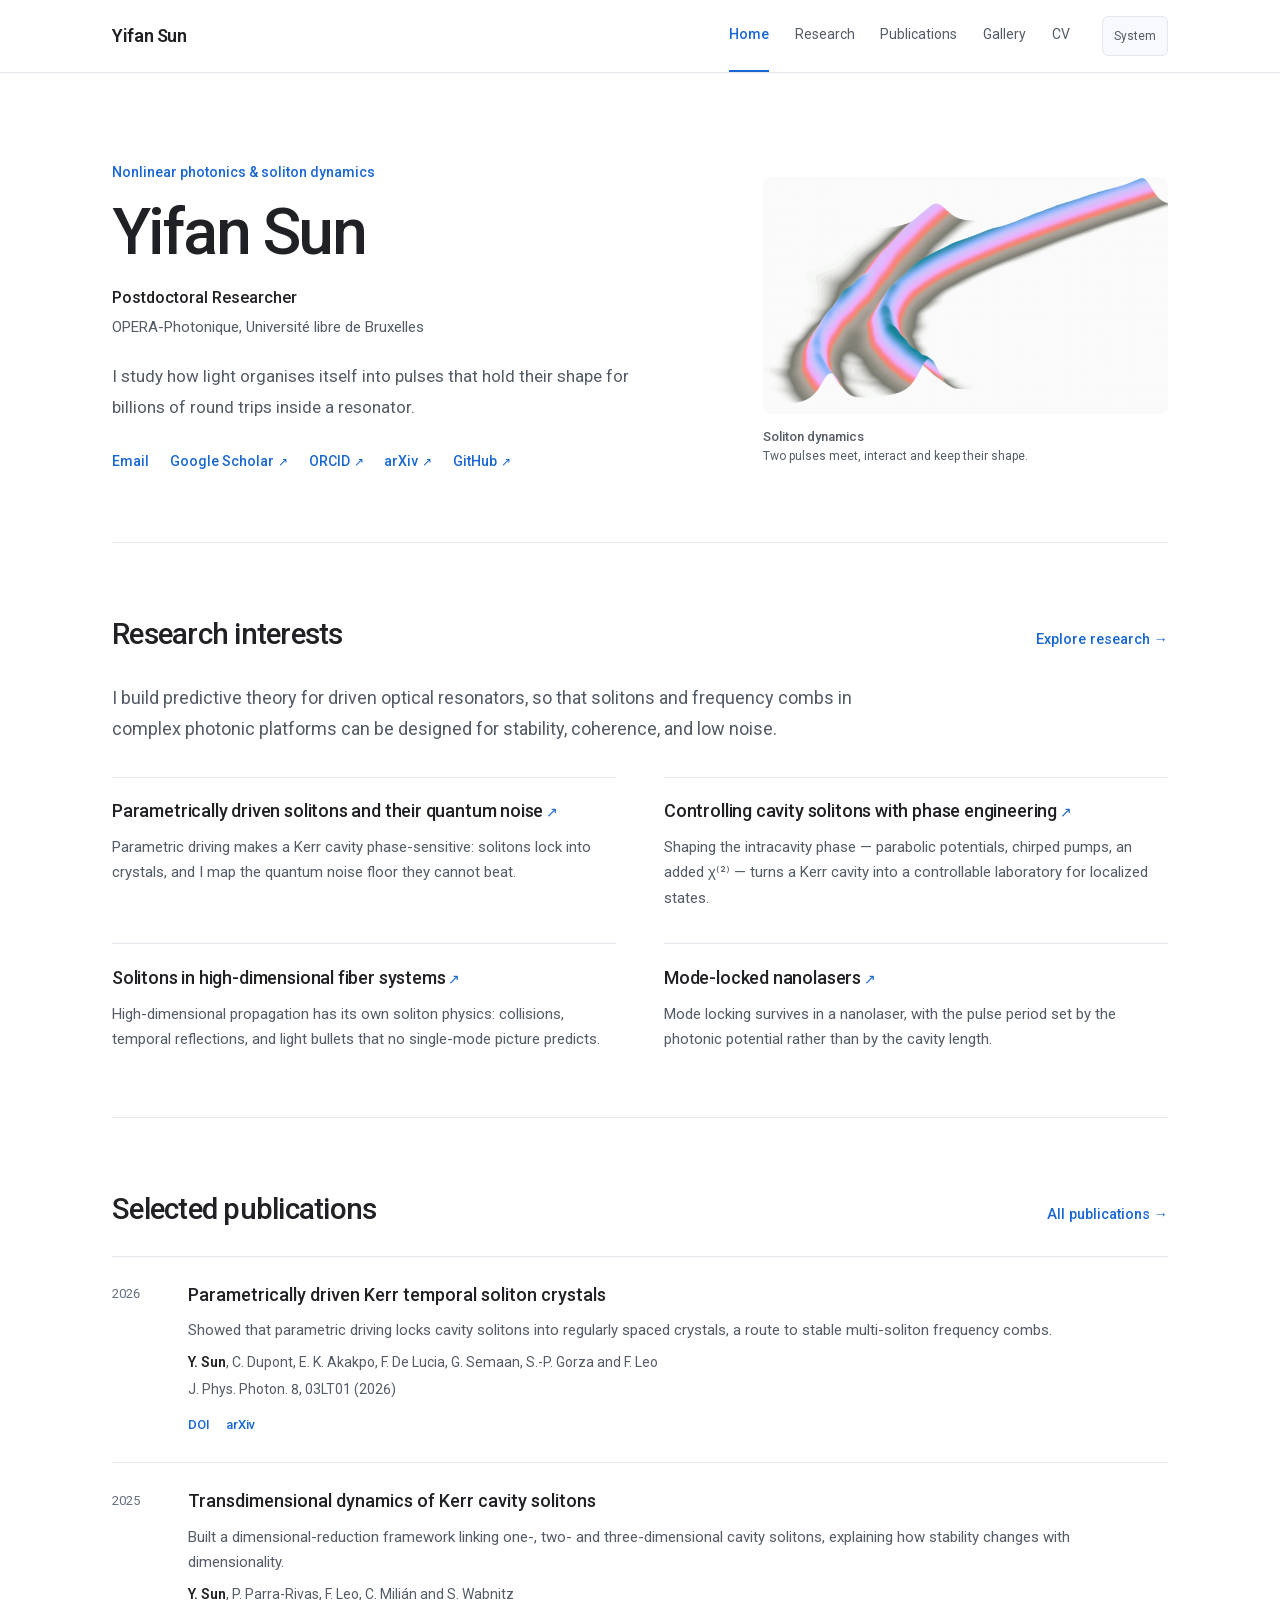
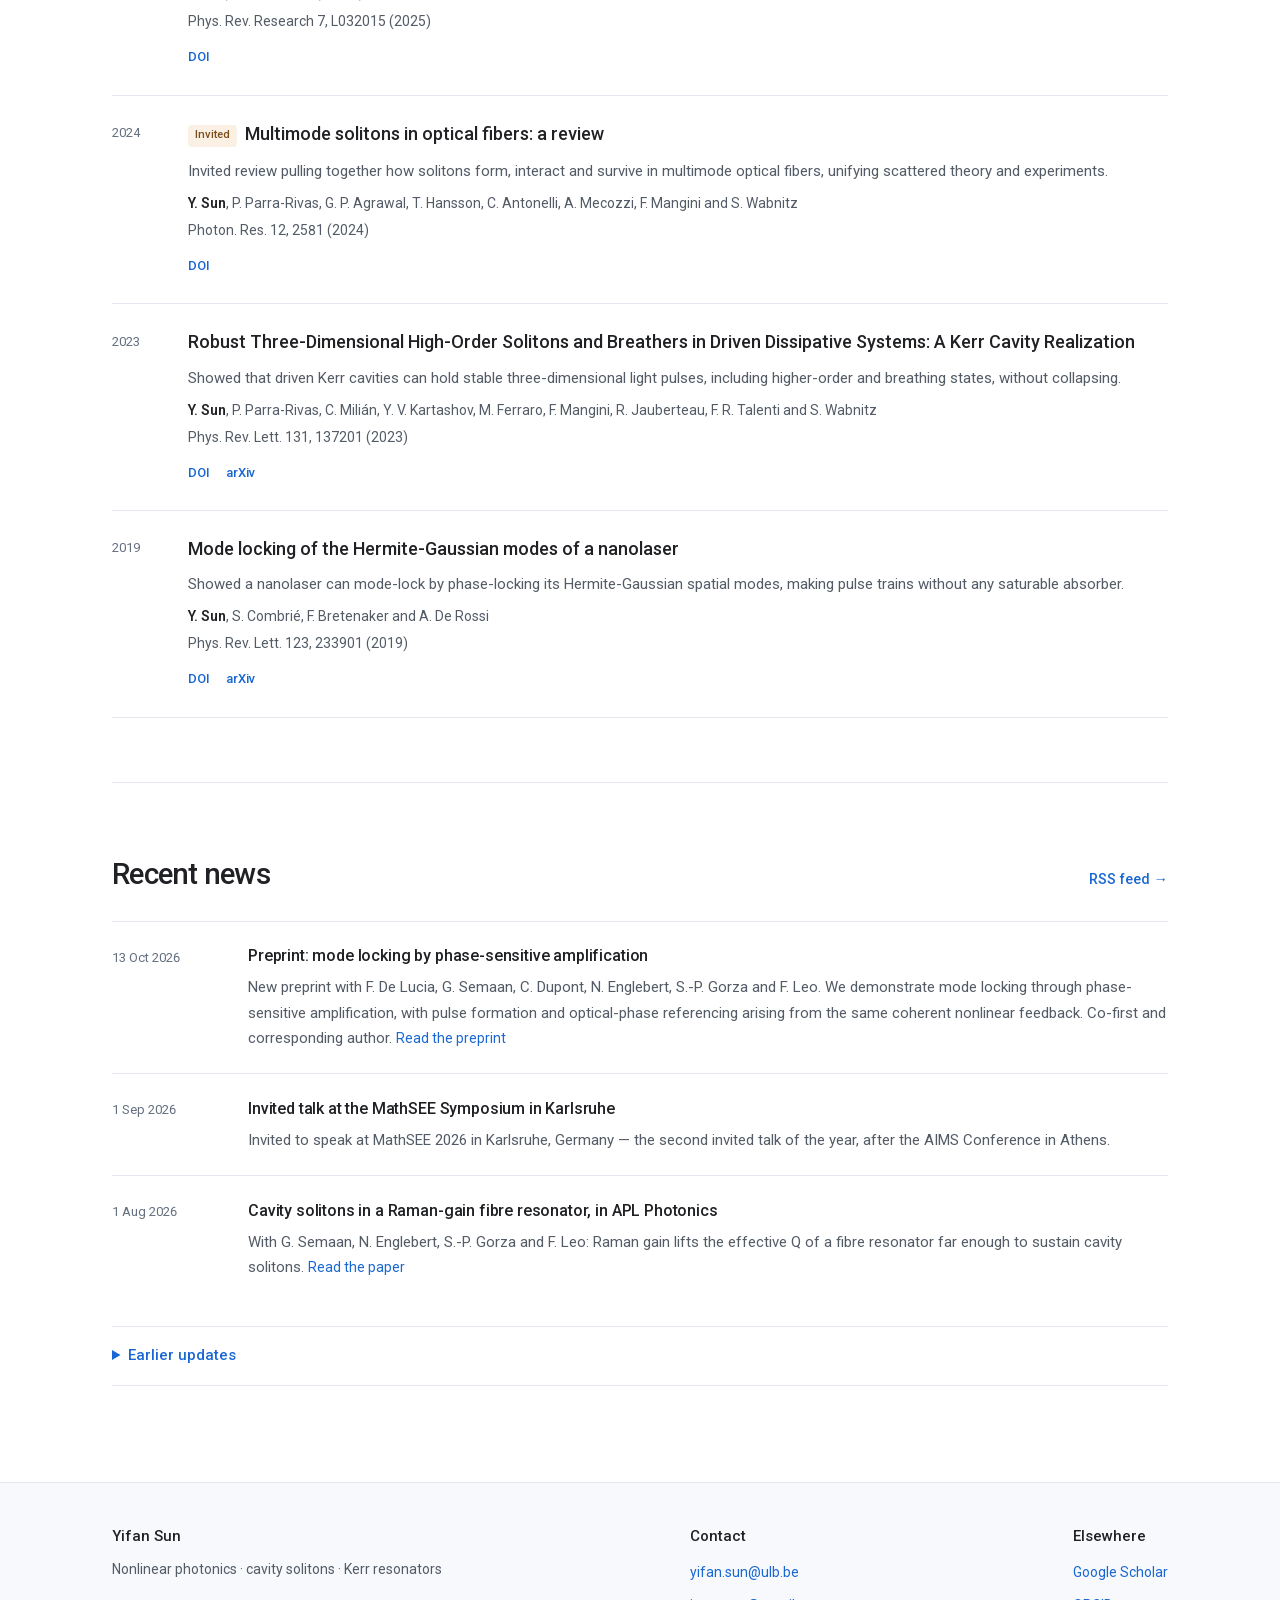
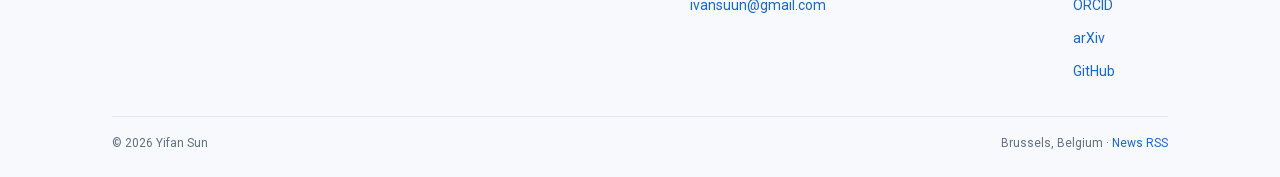
<file: index.html>
<!doctype html>
<html lang="en">
<head>
<meta charset="utf-8">
<meta name="viewport" content="width=device-width, initial-scale=1">
<title>Yifan Sun — Nonlinear Photonics &amp; Cavity Solitons</title>
<meta name="description" content="Yifan Sun is a postdoctoral researcher in nonlinear photonics at ULB, working on cavity solitons, frequency combs and noise in driven Kerr resonators.">
<link rel="canonical" href="https://sunoptics.github.io/">
<meta name="author" content="Yifan Sun">
<meta name="theme-color" content="#ffffff">

<!-- Stamp the theme before first paint, or every dark-mode visitor gets a white flash. -->
<script>
(function(){try{var t=localStorage.getItem('theme-choice');if(t==='dark'||t==='light'){document.documentElement.setAttribute('data-theme',t);}
var d=t==='dark'||(t!=='light'&&window.matchMedia('(prefers-color-scheme: dark)').matches);
var m=document.querySelector('meta[name="theme-color"]');if(m)m.setAttribute('content',d?'#15181d':'#ffffff');}catch(e){}})();
</script>

<link rel="preload" href="/assets/fonts/roboto-var.woff2" as="font" type="font/woff2" crossorigin>
<link rel="stylesheet" href="/assets/css/fonts.css?v=db969376">
<link rel="stylesheet" href="/assets/css/site.css?v=69e48b1d">
<link rel="icon" href="/assets/img/favicon.svg" type="image/svg+xml">
<link rel="alternate" type="application/rss+xml" title="Yifan Sun — news" href="/feed.xml">

<meta property="og:type" content="profile">
<meta property="og:site_name" content="Yifan Sun">
<meta property="og:locale" content="en_GB">
<meta property="og:url" content="https://sunoptics.github.io/">
<meta property="og:title" content="Yifan Sun — Nonlinear Photonics &amp; Cavity Solitons">
<meta property="og:description" content="Yifan Sun is a postdoctoral researcher in nonlinear photonics at ULB, working on cavity solitons, frequency combs and noise in driven Kerr resonators.">
<meta property="og:image" content="https://sunoptics.github.io/assets/img/banners/home.png">
<meta name="twitter:card" content="summary_large_image">
<meta name="twitter:title" content="Yifan Sun — Nonlinear Photonics &amp; Cavity Solitons">
<meta name="twitter:description" content="Yifan Sun is a postdoctoral researcher in nonlinear photonics at ULB, working on cavity solitons, frequency combs and noise in driven Kerr resonators.">
<meta name="twitter:image" content="https://sunoptics.github.io/assets/img/banners/home.png">

<script type="application/ld+json">{"@context":"https://schema.org","@graph":[{"@type":"Person","@id":"https://sunoptics.github.io/#person","name":"Yifan Sun","givenName":"Yifan","familyName":"Sun","jobTitle":"Postdoctoral Researcher","description":"I am a postdoctoral researcher at OPERA-Photonique, Université libre de Bruxelles, working on cavity solitons, frequency combs and noise in nonlinear optical resonators.","url":"https://sunoptics.github.io/","email":"mailto:yifan.sun@ulb.be","affiliation":{"@type":"Organization","name":"OPERA-Photonique, Université libre de Bruxelles"},"knowsAbout":["Nonlinear optics","Cavity solitons","Kerr frequency combs","Multimode optical fibers","Dissipative solitons","Lugiato-Lefever equation","Photonics"],"sameAs":["https://scholar.google.com/citations?user=Bt99tw4AAAAJ","https://orcid.org/0000-0003-0676-8259","https://arxiv.org/a/0000-0003-0676-8259","https://github.com/SunOptics"]},{"@type":"WebSite","@id":"https://sunoptics.github.io/#website","url":"https://sunoptics.github.io/","name":"Yifan Sun","publisher":{"@id":"https://sunoptics.github.io/#person"}}]}</script>
</head>
<body>
<a class="skip" href="#main">Skip to content</a>
<header class="site-header"><div class="spine"><div class="header-inner"><a class="brand" href="/">Yifan Sun</a><nav class="nav" aria-label="Main"><ul><li><a href="/" aria-current="page">Home</a></li><li><a href="/research/">Research</a></li><li><a href="/publications/">Publications</a></li><li><a href="/gallery/">Gallery</a></li><li><a href="/cv/">CV</a></li></ul></nav><button class="theme-toggle" type="button">System</button></div></div></header>
<main id="main">
<div class="spine home"><section class="hero" aria-labelledby="intro-name"><div class="hero-text"><p class="hero-eyebrow">Nonlinear photonics &amp; soliton dynamics</p><h1 class="hero-name" id="intro-name">Yifan Sun</h1><p class="hero-role">Postdoctoral Researcher</p><p class="hero-affiliation">OPERA-Photonique, Université libre de Bruxelles</p><p class="hero-thesis">I study how light organises itself into pulses that hold their shape for billions of round trips inside a resonator.</p><ul class="linkrow"><li><a href="mailto:yifan.sun@ulb.be">Email</a></li><li><a href="https://scholar.google.com/citations?user=Bt99tw4AAAAJ" target="_blank" rel="noopener me">Google Scholar</a></li><li><a href="https://orcid.org/0000-0003-0676-8259" target="_blank" rel="noopener me">ORCID</a></li><li><a href="https://arxiv.org/a/0000-0003-0676-8259" target="_blank" rel="noopener me">arXiv</a></li><li><a href="https://github.com/SunOptics" target="_blank" rel="noopener me">GitHub</a></li></ul></div><figure class="hero-figure"><a href="/research/#high-dimensional-fiber-solitons" aria-label="Explore research on multimode solitons"><img class="on-light" src="/assets/img/banners/home-light.webp" alt="Three-dimensional surface plot of two multimode solitons of unequal amplitude propagating along a graded-index fibre, colliding, and continuing unchanged — intensity mapped to height and to colour on a black ground." width="1440" height="842" loading="eager" decoding="async"><img class="on-dark" src="/assets/img/banners/home.webp" alt="Three-dimensional surface plot of two multimode solitons of unequal amplitude propagating along a graded-index fibre, colliding, and continuing unchanged — intensity mapped to height and to colour on a black ground." width="1440" height="842" loading="eager" decoding="async"></a><figcaption><strong>Soliton dynamics</strong>Two pulses meet, interact and keep their shape.</figcaption></figure></section><section class="section" aria-labelledby="research"><div class="section-intro"><h2 id="research">Research interests</h2><a class="text-link" href="/research/">Explore research</a></div><p class="lede">I build predictive theory for driven optical resonators, so that solitons and frequency combs in complex photonic platforms can be designed for stability, coherence, and low noise.</p><ul class="research-grid"><li class="research-item"><h3><a href="/research/#parametric-driving-and-noise">Parametrically driven solitons and their quantum noise</a></h3><p>Parametric driving makes a Kerr cavity phase-sensitive: solitons lock into crystals, and I map the quantum noise floor they cannot beat.</p></li><li class="research-item"><h3><a href="/research/#engineered-phase-landscapes">Controlling cavity solitons with phase engineering</a></h3><p>Shaping the intracavity phase — parabolic potentials, chirped pumps, an added χ⁽²⁾ — turns a Kerr cavity into a controllable laboratory for localized states.</p></li><li class="research-item"><h3><a href="/research/#high-dimensional-fiber-solitons">Solitons in high-dimensional fiber systems</a></h3><p>High-dimensional propagation has its own soliton physics: collisions, temporal reflections, and light bullets that no single-mode picture predicts.</p></li><li class="research-item"><h3><a href="/research/#mode-locking-nanolasers">Mode-locked nanolasers</a></h3><p>Mode locking survives in a nanolaser, with the pulse period set by the photonic potential rather than by the cavity length.</p></li></ul></section><section class="section" aria-labelledby="selected-work"><div class="section-intro"><h2 id="selected-work">Selected publications</h2><a class="text-link" href="/publications/">All publications</a></div><ul class="pub-list selected"><li class="pub"><div class="pub-n m">2026</div><div><h3 class="pub-title"><a href="https://doi.org/10.1088/2515-7647/ae79bf" rel="noopener" target="_blank">Parametrically driven Kerr temporal soliton crystals</a></h3><p class="pub-blurb">Showed that parametric driving locks cavity solitons into regularly spaced crystals, a route to stable multi-soliton frequency combs.</p><p class="pub-authors"><span class="me">Y. Sun</span>, C. Dupont, E. K. Akakpo, F. De Lucia, G. Semaan, S.-P. Gorza and F. Leo</p><p class="pub-venue"><cite>J. Phys. Photon.</cite> <span class="m">8, 03LT01</span>&nbsp;<span class="m">(2026)</span></p><ul class="pub-links"><li><a href="https://doi.org/10.1088/2515-7647/ae79bf" rel="noopener" target="_blank">DOI</a></li><li><a href="https://arxiv.org/abs/2504.04788" rel="noopener" target="_blank">arXiv</a></li></ul></div></li><li class="pub"><div class="pub-n m">2025</div><div><h3 class="pub-title"><a href="https://doi.org/10.1103/k54w-s7lg" rel="noopener" target="_blank">Transdimensional dynamics of Kerr cavity solitons</a></h3><p class="pub-blurb">Built a dimensional-reduction framework linking one-, two- and three-dimensional cavity solitons, explaining how stability changes with dimensionality.</p><p class="pub-authors"><span class="me">Y. Sun</span>, P. Parra-Rivas, F. Leo, C. Milián and S. Wabnitz</p><p class="pub-venue"><cite>Phys. Rev. Research</cite> <span class="m">7, L032015</span>&nbsp;<span class="m">(2025)</span></p><ul class="pub-links"><li><a href="https://doi.org/10.1103/k54w-s7lg" rel="noopener" target="_blank">DOI</a></li></ul></div></li><li class="pub"><div class="pub-n m">2024</div><div><h3 class="pub-title"><span class="badge">Invited</span><a href="https://doi.org/10.1364/PRJ.531393" rel="noopener" target="_blank">Multimode solitons in optical fibers: a review</a></h3><p class="pub-blurb">Invited review pulling together how solitons form, interact and survive in multimode optical fibers, unifying scattered theory and experiments.</p><p class="pub-authors"><span class="me">Y. Sun</span>, P. Parra-Rivas, G. P. Agrawal, T. Hansson, C. Antonelli, A. Mecozzi, F. Mangini and S. Wabnitz</p><p class="pub-venue"><cite>Photon. Res.</cite> <span class="m">12, 2581</span>&nbsp;<span class="m">(2024)</span></p><ul class="pub-links"><li><a href="https://doi.org/10.1364/PRJ.531393" rel="noopener" target="_blank">DOI</a></li></ul></div></li><li class="pub"><div class="pub-n m">2023</div><div><h3 class="pub-title"><a href="https://doi.org/10.1103/PhysRevLett.131.137201" rel="noopener" target="_blank">Robust Three-Dimensional High-Order Solitons and Breathers in Driven Dissipative Systems: A Kerr Cavity Realization</a></h3><p class="pub-blurb">Showed that driven Kerr cavities can hold stable three-dimensional light pulses, including higher-order and breathing states, without collapsing.</p><p class="pub-authors"><span class="me">Y. Sun</span>, P. Parra-Rivas, C. Milián, Y. V. Kartashov, M. Ferraro, F. Mangini, R. Jauberteau, F. R. Talenti and S. Wabnitz</p><p class="pub-venue"><cite>Phys. Rev. Lett.</cite> <span class="m">131, 137201</span>&nbsp;<span class="m">(2023)</span></p><ul class="pub-links"><li><a href="https://doi.org/10.1103/PhysRevLett.131.137201" rel="noopener" target="_blank">DOI</a></li><li><a href="https://arxiv.org/abs/2212.13052" rel="noopener" target="_blank">arXiv</a></li></ul></div></li><li class="pub"><div class="pub-n m">2019</div><div><h3 class="pub-title"><a href="https://doi.org/10.1103/PhysRevLett.123.233901" rel="noopener" target="_blank">Mode locking of the Hermite-Gaussian modes of a nanolaser</a></h3><p class="pub-blurb">Showed a nanolaser can mode-lock by phase-locking its Hermite-Gaussian spatial modes, making pulse trains without any saturable absorber.</p><p class="pub-authors"><span class="me">Y. Sun</span>, S. Combrié, F. Bretenaker and A. De Rossi</p><p class="pub-venue"><cite>Phys. Rev. Lett.</cite> <span class="m">123, 233901</span>&nbsp;<span class="m">(2019)</span></p><ul class="pub-links"><li><a href="https://doi.org/10.1103/PhysRevLett.123.233901" rel="noopener" target="_blank">DOI</a></li><li><a href="https://arxiv.org/abs/2002.05390" rel="noopener" target="_blank">arXiv</a></li></ul></div></li></ul></section><section class="section" aria-labelledby="news"><div class="section-intro"><h2 id="news">Recent news</h2><a class="text-link" href="/feed.xml">RSS feed</a></div><ul class="news"><li class="news-item"><div class="news-date m"><time datetime="2026-10-13">13 Oct 2026</time></div><div><h3 class="news-title">Preprint: mode locking by phase-sensitive amplification</h3><p class="news-body">New preprint with F. De Lucia, G. Semaan, C. Dupont, N. Englebert, S.-P. Gorza and F. Leo. We demonstrate mode locking through phase-sensitive amplification, with pulse formation and optical-phase referencing arising from the same coherent nonlinear feedback. Co-first and corresponding author. <a href="https://arxiv.org/abs/2610.18559" rel="noopener" target="_blank">Read the preprint</a></p></div></li><li class="news-item"><div class="news-date m"><time datetime="2026-09-01">1 Sep 2026</time></div><div><h3 class="news-title">Invited talk at the MathSEE Symposium in Karlsruhe</h3><p class="news-body">Invited to speak at MathSEE 2026 in Karlsruhe, Germany — the second invited talk of the year, after the AIMS Conference in Athens.</p></div></li><li class="news-item"><div class="news-date m"><time datetime="2026-08-01">1 Aug 2026</time></div><div><h3 class="news-title">Cavity solitons in a Raman-gain fibre resonator, in APL Photonics</h3><p class="news-body">With G. Semaan, N. Englebert, S.-P. Gorza and F. Leo: Raman gain lifts the effective Q of a fibre resonator far enough to sustain cavity solitons. <a href="https://doi.org/10.1063/5.0340179" rel="noopener" target="_blank">Read the paper</a></p></div></li></ul><details class="details-block"><summary>Earlier updates</summary><ul class="news"><li class="news-item"><div class="news-date m"><time datetime="2026-07-01">1 Jul 2026</time></div><div><h3 class="news-title">Invited talk on pathway-resolved noise channels at AIMS 2026, Athens</h3><p class="news-body">Presented <em>Pathway-Resolved Noise Channels in Temporal Cavity Solitons</em> as an invited talk at the AIMS Conference in Athens, Greece.</p></div></li><li class="news-item"><div class="news-date m"><time datetime="2026-05-01">1 May 2026</time></div><div><h3 class="news-title">Preprint: collective-coordinate fluctuations of driven-dissipative solitons</h3><p class="news-body"><em>Collective-Coordinate Fluctuations of Driven-Dissipative Solitons</em>, with T. Bunel, S. Glazyrina, G. Semaan, F. Bretenaker, S. Coen, S.-P. Gorza and F. Leo, is on arXiv. <a href="https://arxiv.org/abs/2605.14614" rel="noopener" target="_blank">Read the preprint</a></p></div></li><li class="news-item"><div class="news-date m"><time datetime="2026-05-01">1 May 2026</time></div><div><h3 class="news-title">Three contributions at CLEO 2026 in Charlotte</h3><p class="news-body">Two orals, on parametrically driven cavity soliton crystal combs and on phase-coherent picosecond pulse trains at 8 MHz, plus a poster on quantum-limited and coupled soliton noise.</p></div></li><li class="news-item"><div class="news-date m"><time datetime="2026-01-01">1 Jan 2026</time></div><div><h3 class="news-title">Two talks at Photonics West 2026 in San Francisco</h3><p class="news-body">Talks on soliton-pursuing dynamics and pump-depletion locking in parametrically driven soliton crystals, and on coupled quantum-limited noise channels in temporal cavity solitons.</p></div></li><li class="news-item"><div class="news-date m"><time datetime="2025-11-01">1 Nov 2025</time></div><div><h3 class="news-title">Parametrically driven Kerr temporal soliton crystals in J. Phys. Photonics</h3><p class="news-body">New paper with C. Dupont, E. K. Akakpo, F. De Lucia, G. Semaan, S.-P. Gorza and F. Leo in <em>Journal of Physics: Photonics</em>. <a href="https://doi.org/10.1088/2515-7647/ae79bf" rel="noopener" target="_blank">Read the paper</a></p></div></li><li class="news-item"><div class="news-date m"><time datetime="2025-07-01">1 Jul 2025</time></div><div><h3 class="news-title">Transdimensional dynamics of Kerr cavity solitons in Physical Review Research</h3><p class="news-body">A Letter with P. Parra-Rivas, F. Leo, C. Milián and S. Wabnitz on how cavity solitons connect across dimensions, in <em>Phys. Rev. Research</em> 7, L032015. <a href="https://doi.org/10.1103/k54w-s7lg" rel="noopener" target="_blank">Read the paper</a></p></div></li><li class="news-item"><div class="news-date m"><time datetime="2025-06-01">1 Jun 2025</time></div><div><h3 class="news-title">Three presentations at CLEO Europe 2025 in Munich</h3><p class="news-body">Orals on the transition from parametrically driven cavity solitons to soliton crystals and on a transdimensional approach to multidimensional solitons, plus a poster on intermodal temporal reflections.</p></div></li><li class="news-item"><div class="news-date m"><time datetime="2025-05-01">1 May 2025</time></div><div><h3 class="news-title">Intermodal all-optical pulse switching in Nanophotonics</h3><p class="news-body">Co-first-author work with A. C. Sparapani, F. Mangini, M. Ferraro, G. P. Agrawal and S. Wabnitz on temporal reflection and refraction in multimode fibres. <a href="https://doi.org/10.1515/nanoph-2024-0653" rel="noopener" target="_blank">Read the paper</a></p></div></li><li class="news-item"><div class="news-date m"><time datetime="2024-11-01">1 Nov 2024</time></div><div><h3 class="news-title">Best Oral Award at the 2024 Advanced Fiber Laser Conference</h3><p class="news-body">The talk <em>Stability of coherently-driven multidimensional cavity solitons</em> received a Best Oral Award at AFL 2024 in Changsha, China.</p></div></li><li class="news-item"><div class="news-date m"><time datetime="2024-11-01">1 Nov 2024</time></div><div><h3 class="news-title">Invited review on multimode solitons in optical fibres in Photonics Research</h3><p class="news-body">An invited review with P. Parra-Rivas, G. P. Agrawal, T. Hansson, C. Antonelli, A. Mecozzi, F. Mangini and S. Wabnitz, in <em>Photon. Res.</em> 12, 2581. <a href="https://doi.org/10.1364/PRJ.531393" rel="noopener" target="_blank">Read the review</a></p></div></li><li class="news-item"><div class="news-date m"><time datetime="2024-10-01">1 Oct 2024</time></div><div><h3 class="news-title">Two orals at Photonics Asia 2024 in Nantong</h3><p class="news-body">Presented a dimension-reduction study of multidimensional solitons in passive Kerr cavities, and pure quartic spatiotemporal solitons in graded-index media.</p></div></li><li class="news-item"><div class="news-date m"><time datetime="2024-07-01">1 Jul 2024</time></div><div><h3 class="news-title">Invited talk on variational approaches to light bullets at AES 2024</h3><p class="news-body">Invited presentation on variational approaches for characterizing light bullets in nonlinear optics, given at AES 2024 in Rome, Italy.</p></div></li><li class="news-item"><div class="news-date m"><time datetime="2024-06-01">1 Jun 2024</time></div><div><h3 class="news-title">ENLIGHTENS: second Marie Skłodowska-Curie fellowship starts at ULB</h3><p class="news-body">Started a Marie Skłodowska-Curie Postdoctoral Fellowship (ENLIGHTENS, grant 101149506) at Université libre de Bruxelles, running to May 2026. <a href="https://cordis.europa.eu/project/id/101149506" rel="noopener" target="_blank">Project on CORDIS</a></p></div></li><li class="news-item"><div class="news-date m"><time datetime="2023-09-01">1 Sep 2023</time></div><div><h3 class="news-title">Robust three-dimensional solitons and breathers in Physical Review Letters</h3><p class="news-body"><em>Phys. Rev. Lett.</em> 131, 137201 reports robust high-order 3D solitons and breathers in driven dissipative systems, realized in a Kerr cavity. <a href="https://doi.org/10.1103/PhysRevLett.131.137201" rel="noopener" target="_blank">Read the paper</a></p></div></li><li class="news-item"><div class="news-date m"><time datetime="2022-06-01">1 Jun 2022</time></div><div><h3 class="news-title">BEAMLOCKER: first Marie Skłodowska-Curie fellowship starts at Sapienza</h3><p class="news-body">First Marie Skłodowska-Curie Postdoctoral Fellowship (BEAMLOCKER, grant 101064614) began at Sapienza University of Rome, running June 2022 to May 2024. <a href="https://cordis.europa.eu/project/id/101064614" rel="noopener" target="_blank">Project on CORDIS</a></p></div></li></ul></details></section></div>
</main>
<footer class="site-footer"><div class="spine"><div class="footer-inner"><div class="footer-block footer-identity"><h2>Yifan Sun</h2><p>Nonlinear photonics · cavity solitons · Kerr resonators</p></div><div class="footer-block"><h2>Contact</h2><ul class="footer-list"><li><a href="mailto:yifan.sun@ulb.be">yifan.sun@ulb.be</a></li><li><a href="mailto:ivansuun@gmail.com">ivansuun@gmail.com</a></li></ul></div><div class="footer-block"><h2>Elsewhere</h2><ul class="footer-list"><li><a href="https://scholar.google.com/citations?user=Bt99tw4AAAAJ" rel="noopener me" target="_blank">Google Scholar</a></li><li><a href="https://orcid.org/0000-0003-0676-8259" rel="noopener me" target="_blank">ORCID</a></li><li><a href="https://arxiv.org/a/0000-0003-0676-8259" rel="noopener me" target="_blank">arXiv</a></li><li><a href="https://github.com/SunOptics" rel="noopener me" target="_blank">GitHub</a></li></ul></div></div><div class="colophon"><span>&copy; <span data-year>2026</span> Yifan Sun</span><span>Brussels, Belgium · <a href="/feed.xml">News RSS</a></span></div></div></footer>
<script src="/assets/js/site.js?v=35ec9e8b" defer></script>

<script type="module" src="https://static.cloudflareinsights.com/beacon.min.js" data-cf-beacon='{&quot;token&quot;:&quot;6ac667049f01473e9eca7aa2210f1a61&quot;,&quot;spa&quot;:false}'></script>
</body>
</html>
</file>
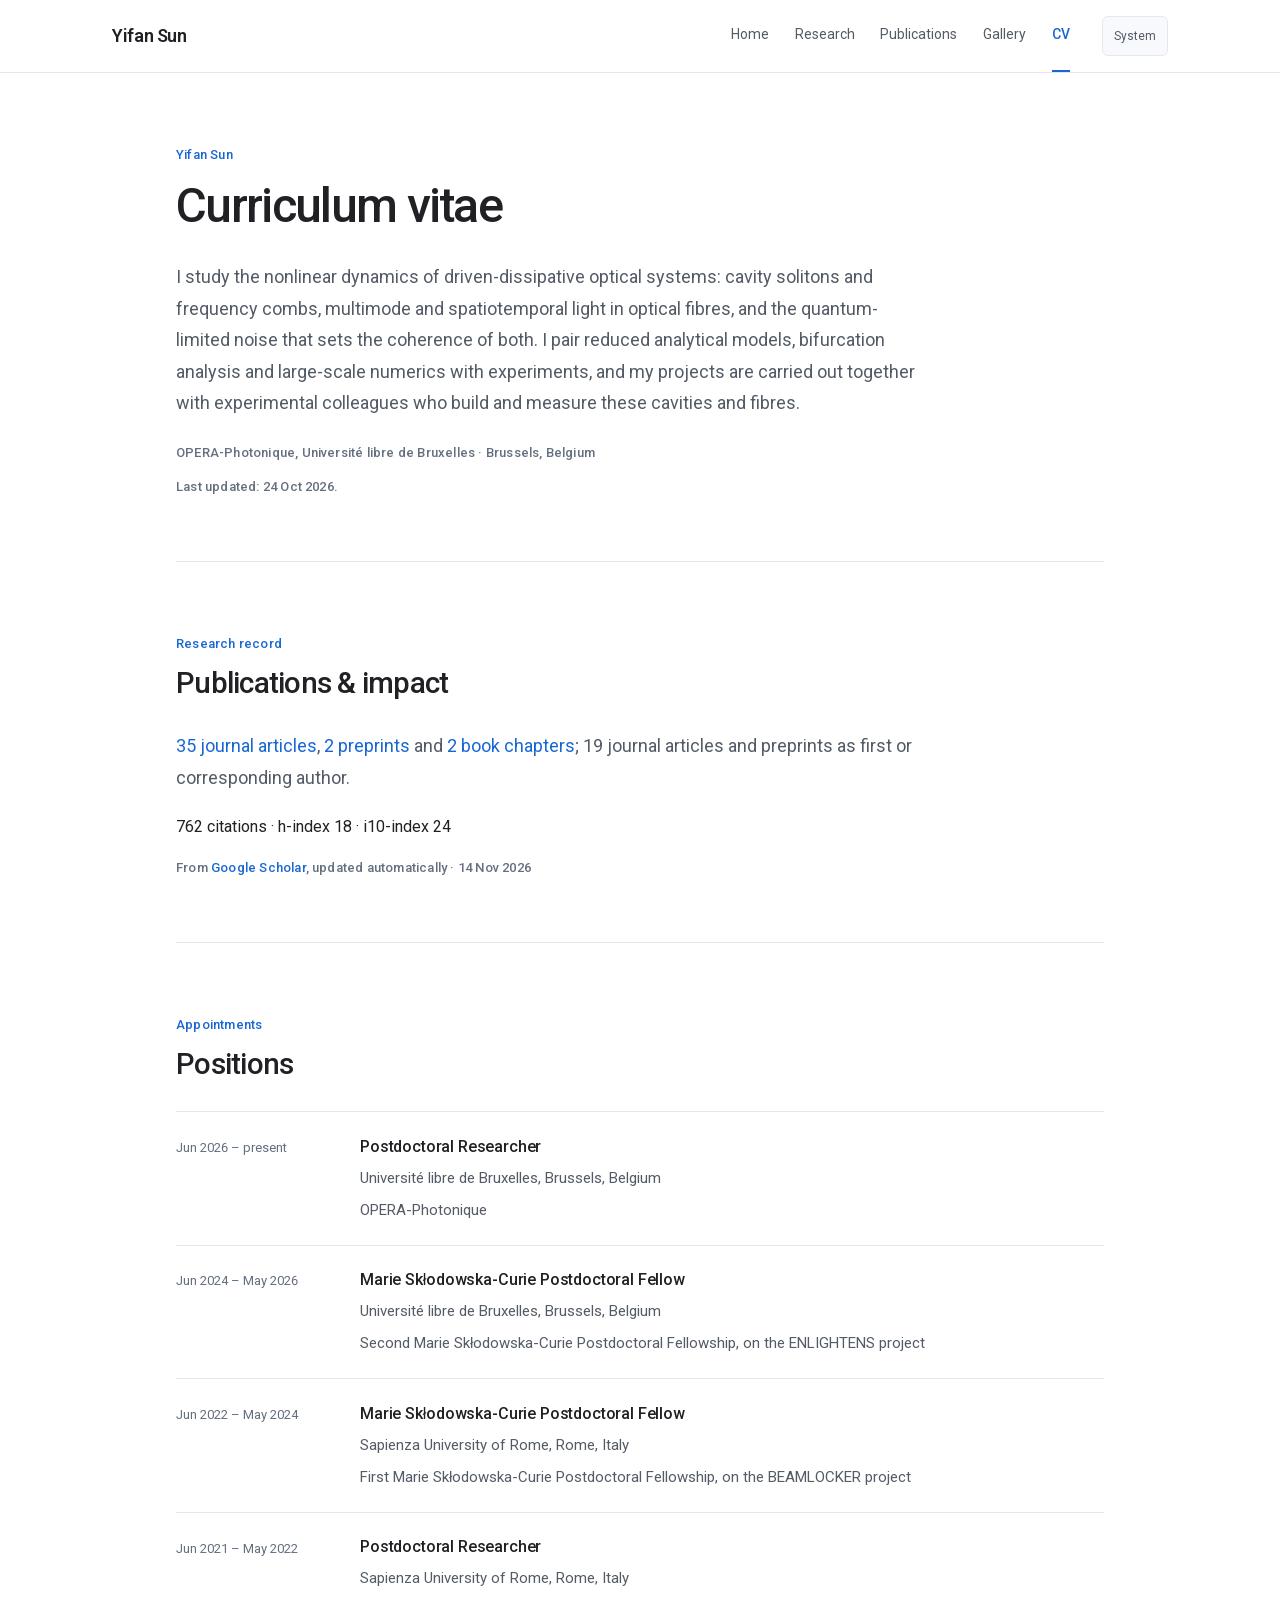
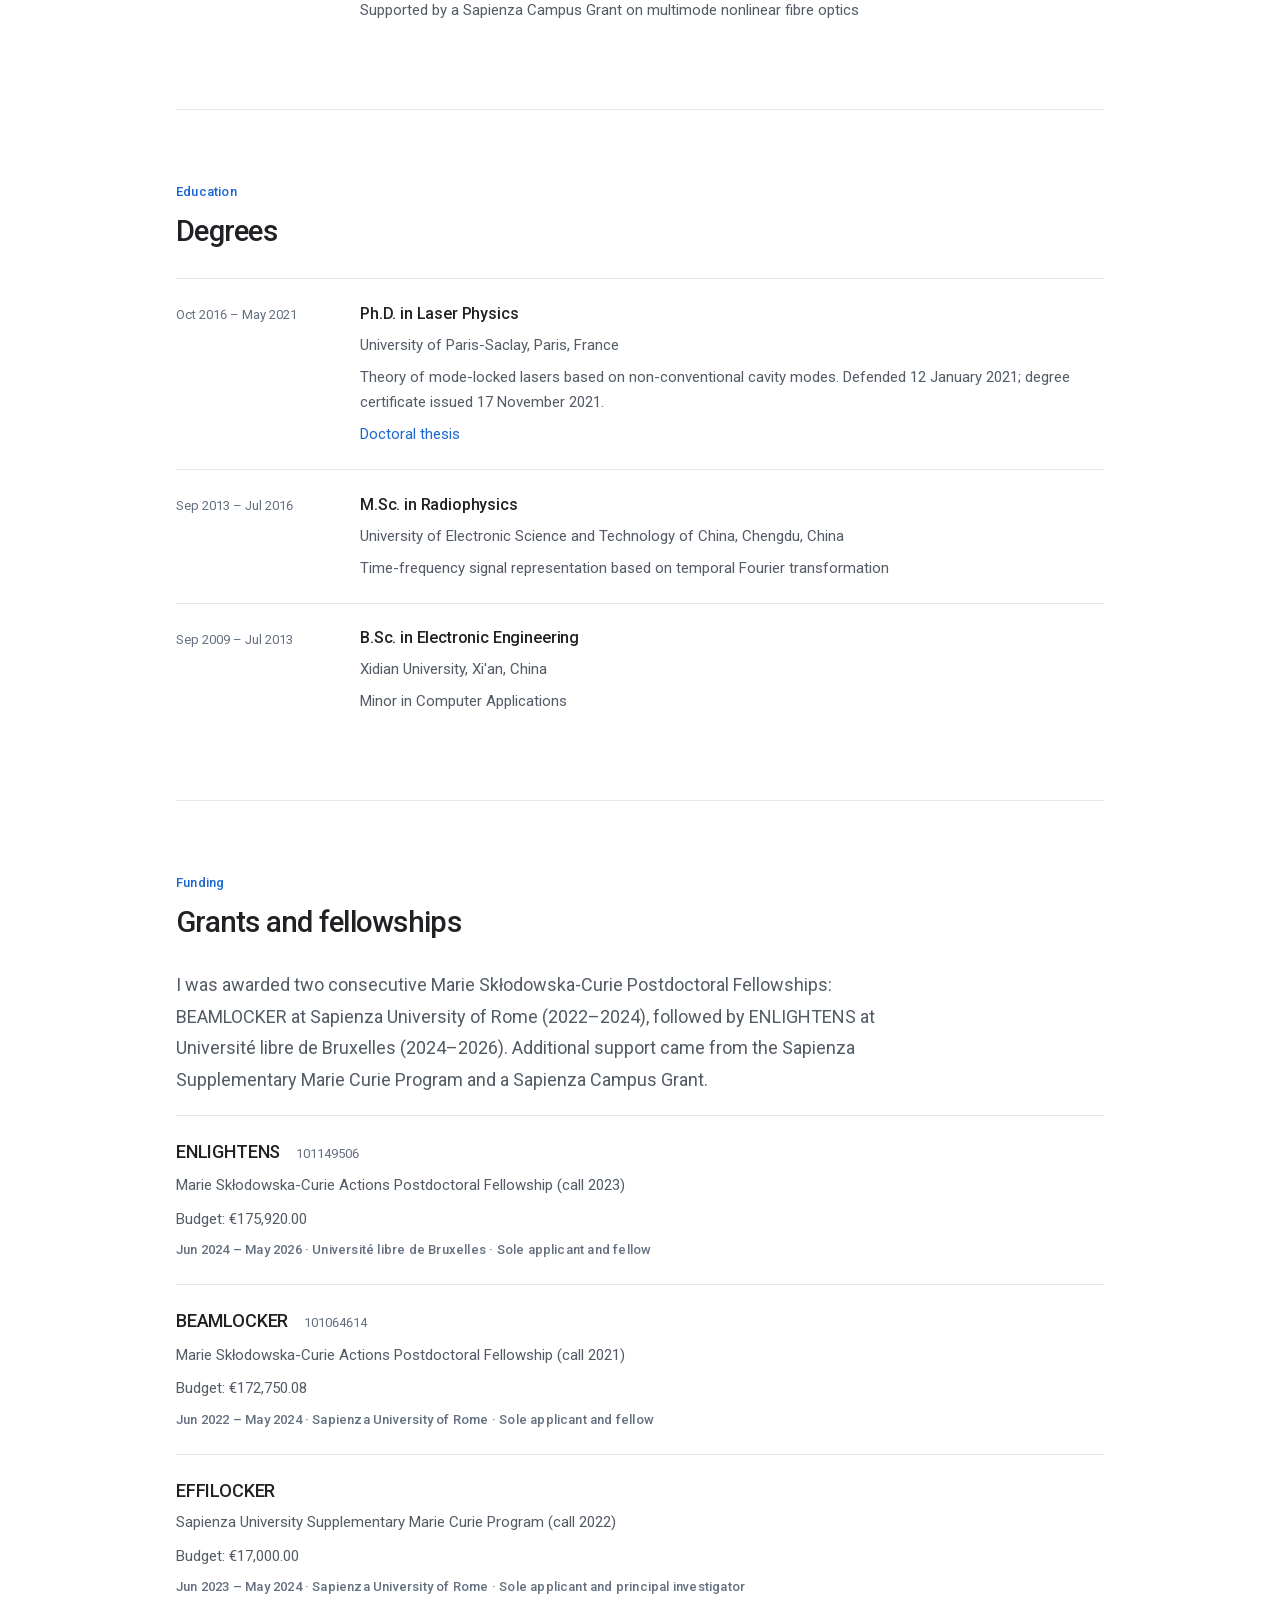
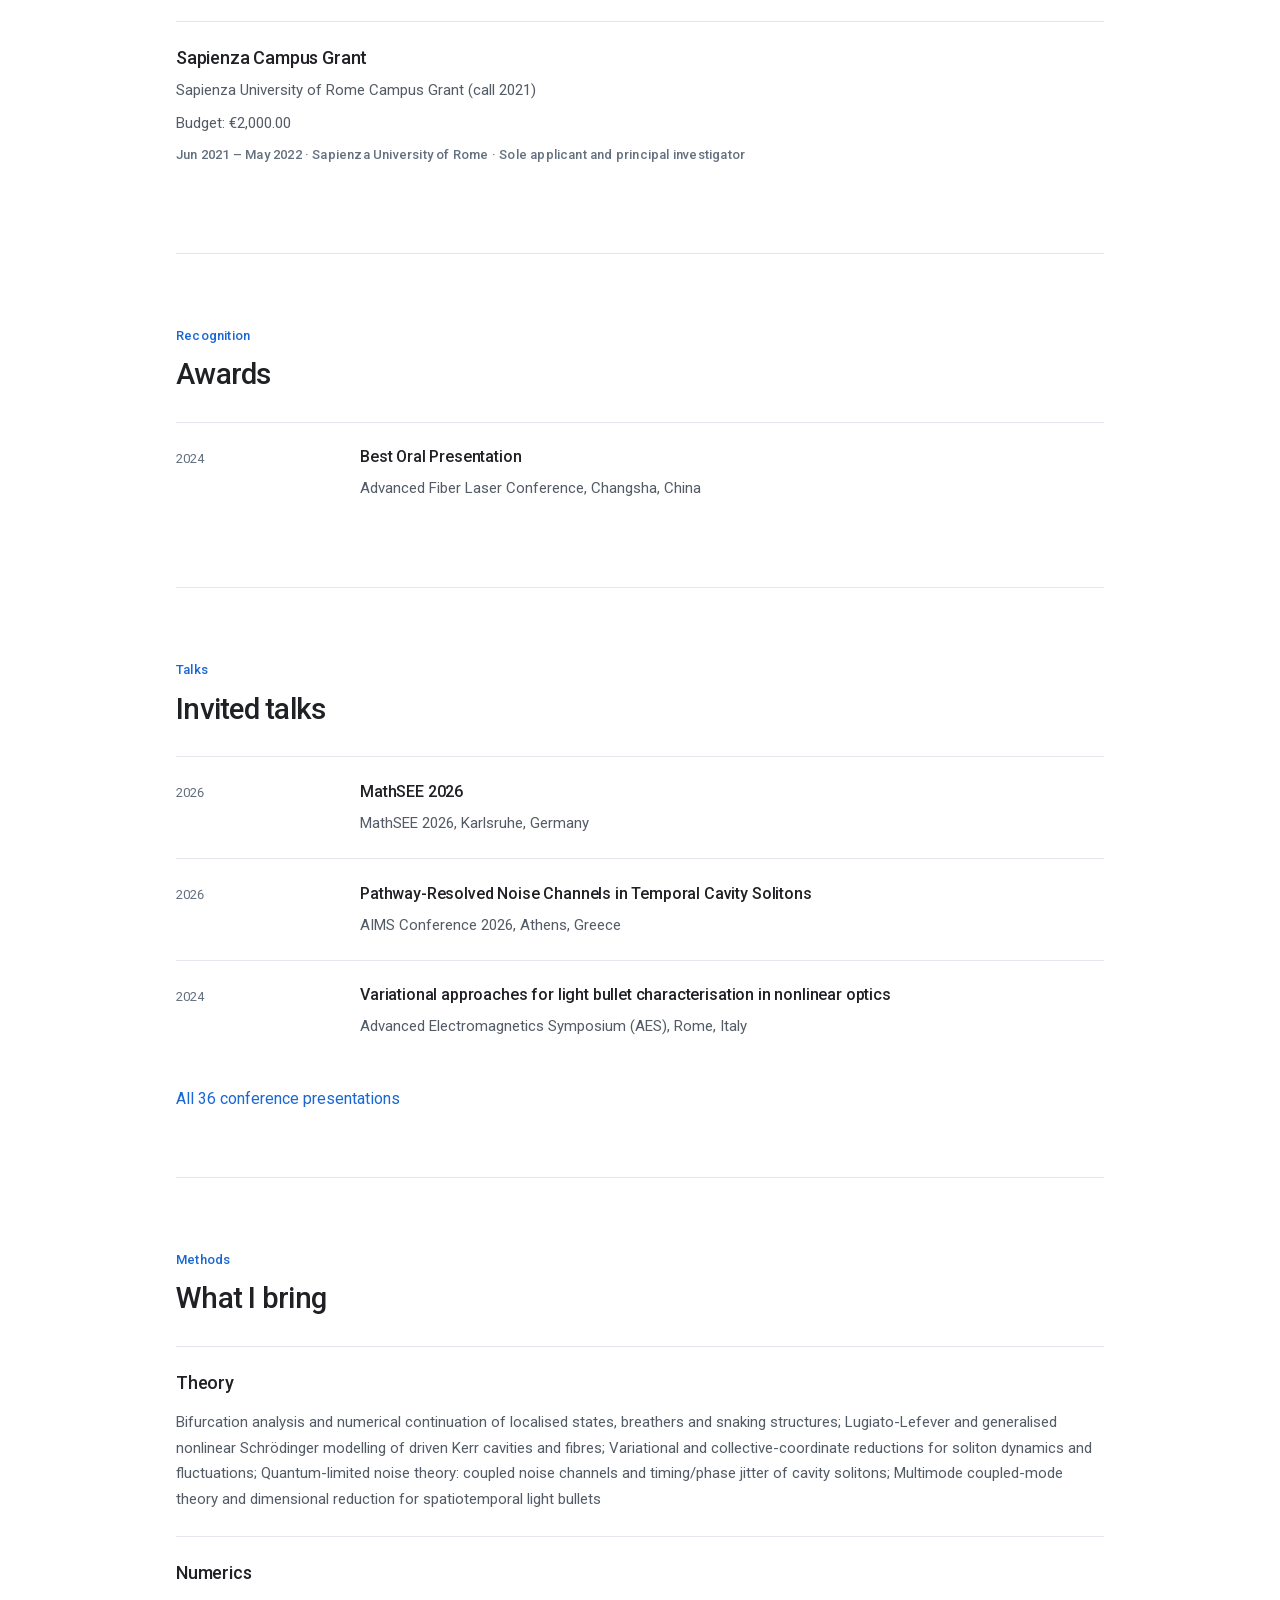
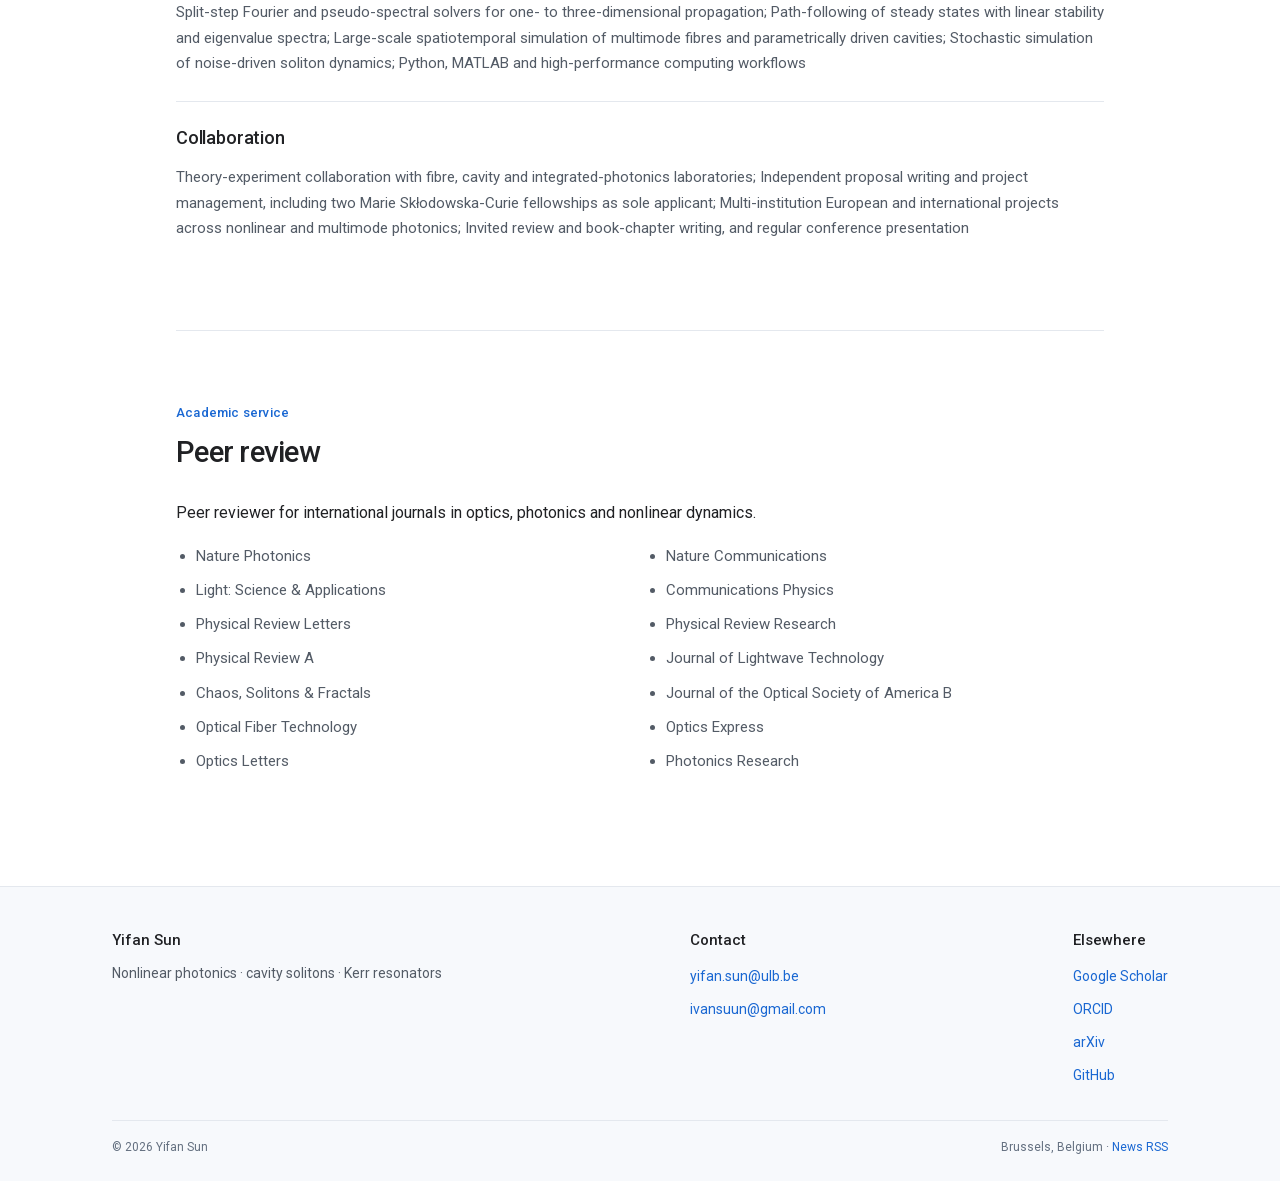
<file: cv/index.html>
<!doctype html>
<html lang="en">
<head>
<meta charset="utf-8">
<meta name="viewport" content="width=device-width, initial-scale=1">
<title>CV — Yifan Sun | Photonics Postdoc, ULB Brussels</title>
<meta name="description" content="Curriculum vitae of Yifan Sun, postdoctoral researcher at ULB: nonlinear photonics, education, Marie Skłodowska-Curie fellowships, grants and peer review.">
<link rel="canonical" href="https://sunoptics.github.io/cv/">
<meta name="author" content="Yifan Sun">
<meta name="theme-color" content="#ffffff">

<!-- Stamp the theme before first paint, or every dark-mode visitor gets a white flash. -->
<script>
(function(){try{var t=localStorage.getItem('theme-choice');if(t==='dark'||t==='light'){document.documentElement.setAttribute('data-theme',t);}
var d=t==='dark'||(t!=='light'&&window.matchMedia('(prefers-color-scheme: dark)').matches);
var m=document.querySelector('meta[name="theme-color"]');if(m)m.setAttribute('content',d?'#15181d':'#ffffff');}catch(e){}})();
</script>

<link rel="preload" href="/assets/fonts/roboto-var.woff2" as="font" type="font/woff2" crossorigin>
<link rel="stylesheet" href="/assets/css/fonts.css?v=db969376">
<link rel="stylesheet" href="/assets/css/site.css?v=69e48b1d">
<link rel="icon" href="/assets/img/favicon.svg" type="image/svg+xml">
<link rel="alternate" type="application/rss+xml" title="Yifan Sun — news" href="/feed.xml">

<meta property="og:type" content="website">
<meta property="og:site_name" content="Yifan Sun">
<meta property="og:locale" content="en_GB">
<meta property="og:url" content="https://sunoptics.github.io/cv/">
<meta property="og:title" content="CV — Yifan Sun | Photonics Postdoc, ULB Brussels">
<meta property="og:description" content="Curriculum vitae of Yifan Sun, postdoctoral researcher at ULB: nonlinear photonics, education, Marie Skłodowska-Curie fellowships, grants and peer review.">
<meta property="og:image" content="https://sunoptics.github.io/assets/img/banners/home.png">
<meta name="twitter:card" content="summary_large_image">
<meta name="twitter:title" content="CV — Yifan Sun | Photonics Postdoc, ULB Brussels">
<meta name="twitter:description" content="Curriculum vitae of Yifan Sun, postdoctoral researcher at ULB: nonlinear photonics, education, Marie Skłodowska-Curie fellowships, grants and peer review.">
<meta name="twitter:image" content="https://sunoptics.github.io/assets/img/banners/home.png">

<script type="application/ld+json">{"@context":"https://schema.org","@graph":[{"@type":"Person","@id":"https://sunoptics.github.io/#person","name":"Yifan Sun","givenName":"Yifan","familyName":"Sun","jobTitle":"Postdoctoral Researcher","description":"I am a postdoctoral researcher at OPERA-Photonique, Université libre de Bruxelles, working on cavity solitons, frequency combs and noise in nonlinear optical resonators.","url":"https://sunoptics.github.io/","email":"mailto:yifan.sun@ulb.be","affiliation":{"@type":"Organization","name":"OPERA-Photonique, Université libre de Bruxelles"},"knowsAbout":["Nonlinear optics","Cavity solitons","Kerr frequency combs","Multimode optical fibers","Dissipative solitons","Lugiato-Lefever equation","Photonics"],"sameAs":["https://scholar.google.com/citations?user=Bt99tw4AAAAJ","https://orcid.org/0000-0003-0676-8259","https://arxiv.org/a/0000-0003-0676-8259","https://github.com/SunOptics"]},{"@type":"WebSite","@id":"https://sunoptics.github.io/#website","url":"https://sunoptics.github.io/","name":"Yifan Sun","publisher":{"@id":"https://sunoptics.github.io/#person"}}]}</script>
</head>
<body>
<a class="skip" href="#main">Skip to content</a>
<header class="site-header"><div class="spine"><div class="header-inner"><a class="brand" href="/">Yifan Sun</a><nav class="nav" aria-label="Main"><ul><li><a href="/">Home</a></li><li><a href="/research/">Research</a></li><li><a href="/publications/">Publications</a></li><li><a href="/gallery/">Gallery</a></li><li><a href="/cv/" aria-current="page">CV</a></li></ul></nav><button class="theme-toggle" type="button">System</button></div></div></header>
<main id="main">
<div class="spine"><section class="section"><div class="section-head"><div class="section-label caps">Yifan Sun</div><h1 class="section-title">Curriculum vitae</h1></div><p class="lede">I study the nonlinear dynamics of driven-dissipative optical systems: cavity solitons and frequency combs, multimode and spatiotemporal light in optical fibres, and the quantum-limited noise that sets the coherence of both. I pair reduced analytical models, bifurcation analysis and large-scale numerics with experiments, and my projects are carried out together with experimental colleagues who build and measure these cavities and fibres.</p><p class="caps" style="margin-top:var(--s5)">OPERA-Photonique, Université libre de Bruxelles · Brussels, Belgium</p><p class="caps">Last updated: <time datetime="2026-10-24">24 Oct 2026</time>.</p></section><section class="section"><div class="section-head"><div class="section-label caps">Research record</div><h2 class="section-title">Publications &amp; impact</h2></div><p class="lede"><a href="/publications/#type-journal">35 journal articles</a>, <a href="/publications/#type-preprint">2 preprints</a> and <a href="/publications/#type-chapter">2 book chapters</a>; 19 journal articles and preprints as first or corresponding author.</p><p>762 citations · h-index 18 · i10-index 24</p><p class="caps">From <a href="https://scholar.google.com/citations?user=Bt99tw4AAAAJ" target="_blank" rel="noopener">Google Scholar</a>, updated automatically · <time datetime="2026-11-14">14 Nov 2026</time></p></section><section class="section"><div class="section-head"><div class="section-label caps">Appointments</div><h2 class="section-title">Positions</h2></div><ul class="timeline"><li class="tl-item"><div class="tl-when m">Jun 2026 &ndash; present</div><div><h3 class="tl-role">Postdoctoral Researcher</h3><p class="tl-org">Université libre de Bruxelles, Brussels, Belgium</p><p class="tl-note">OPERA-Photonique</p></div></li><li class="tl-item"><div class="tl-when m">Jun 2024 &ndash; May 2026</div><div><h3 class="tl-role">Marie Skłodowska-Curie Postdoctoral Fellow</h3><p class="tl-org">Université libre de Bruxelles, Brussels, Belgium</p><p class="tl-note">Second Marie Skłodowska-Curie Postdoctoral Fellowship, on the ENLIGHTENS project</p></div></li><li class="tl-item"><div class="tl-when m">Jun 2022 &ndash; May 2024</div><div><h3 class="tl-role">Marie Skłodowska-Curie Postdoctoral Fellow</h3><p class="tl-org">Sapienza University of Rome, Rome, Italy</p><p class="tl-note">First Marie Skłodowska-Curie Postdoctoral Fellowship, on the BEAMLOCKER project</p></div></li><li class="tl-item"><div class="tl-when m">Jun 2021 &ndash; May 2022</div><div><h3 class="tl-role">Postdoctoral Researcher</h3><p class="tl-org">Sapienza University of Rome, Rome, Italy</p><p class="tl-note">Supported by a Sapienza Campus Grant on multimode nonlinear fibre optics</p></div></li></ul></section><section class="section"><div class="section-head"><div class="section-label caps">Education</div><h2 class="section-title">Degrees</h2></div><ul class="timeline"><li class="tl-item"><div class="tl-when m">Oct 2016 &ndash; May 2021</div><div><h3 class="tl-role">Ph.D. in Laser Physics</h3><p class="tl-org">University of Paris-Saclay, Paris, France</p><p class="tl-note">Theory of mode-locked lasers based on non-conventional cavity modes. Defended 12 January 2021; degree certificate issued 17 November 2021.</p><p class="tl-note"><a href="https://theses.fr/2021UPASP003" target="_blank" rel="noopener">Doctoral thesis</a></p></div></li><li class="tl-item"><div class="tl-when m">Sep 2013 &ndash; Jul 2016</div><div><h3 class="tl-role">M.Sc. in Radiophysics</h3><p class="tl-org">University of Electronic Science and Technology of China, Chengdu, China</p><p class="tl-note">Time-frequency signal representation based on temporal Fourier transformation</p></div></li><li class="tl-item"><div class="tl-when m">Sep 2009 &ndash; Jul 2013</div><div><h3 class="tl-role">B.Sc. in Electronic Engineering</h3><p class="tl-org">Xidian University, Xi&#x27;an, China</p><p class="tl-note">Minor in Computer Applications</p></div></li></ul></section><section class="section"><div class="section-head"><div class="section-label caps">Funding</div><h2 class="section-title">Grants and fellowships</h2></div><p class="lede">I was awarded two consecutive Marie Skłodowska-Curie Postdoctoral Fellowships: BEAMLOCKER at Sapienza University of Rome (2022–2024), followed by ENLIGHTENS at Université libre de Bruxelles (2024–2026). Additional support came from the Sapienza Supplementary Marie Curie Program and a Sapienza Campus Grant.</p><article class="grant"><div class="grant-head"><h3 class="grant-acronym">ENLIGHTENS</h3><span class="grant-id m">101149506</span></div><p class="grant-scheme">Marie Skłodowska-Curie Actions Postdoctoral Fellowship (call 2023)</p><p class="tl-note">Budget: €175,920.00</p><p class="grant-meta caps">Jun 2024 &ndash; May 2026 · Université libre de Bruxelles · Sole applicant and fellow</p></article><article class="grant"><div class="grant-head"><h3 class="grant-acronym">BEAMLOCKER</h3><span class="grant-id m">101064614</span></div><p class="grant-scheme">Marie Skłodowska-Curie Actions Postdoctoral Fellowship (call 2021)</p><p class="tl-note">Budget: €172,750.08</p><p class="grant-meta caps">Jun 2022 &ndash; May 2024 · Sapienza University of Rome · Sole applicant and fellow</p></article><article class="grant"><div class="grant-head"><h3 class="grant-acronym">EFFILOCKER</h3><span class="grant-id m"></span></div><p class="grant-scheme">Sapienza University Supplementary Marie Curie Program (call 2022)</p><p class="tl-note">Budget: €17,000.00</p><p class="grant-meta caps">Jun 2023 &ndash; May 2024 · Sapienza University of Rome · Sole applicant and principal investigator</p></article><article class="grant"><div class="grant-head"><h3 class="grant-acronym">Sapienza Campus Grant</h3><span class="grant-id m"></span></div><p class="grant-scheme">Sapienza University of Rome Campus Grant (call 2021)</p><p class="tl-note">Budget: €2,000.00</p><p class="grant-meta caps">Jun 2021 &ndash; May 2022 · Sapienza University of Rome · Sole applicant and principal investigator</p></article></section><section class="section"><div class="section-head"><div class="section-label caps">Recognition</div><h2 class="section-title">Awards</h2></div><ul class="timeline"><li class="tl-item"><div class="tl-when m">2024</div><div><h3 class="tl-role">Best Oral Presentation</h3><p class="tl-org">Advanced Fiber Laser Conference, Changsha, China</p></div></li></ul></section><section class="section"><div class="section-head"><div class="section-label caps">Talks</div><h2 class="section-title">Invited talks</h2></div><ul class="timeline"><li class="tl-item"><div class="tl-when m">2026</div><div><h3 class="tl-role">MathSEE 2026</h3><p class="tl-org">MathSEE 2026, Karlsruhe, Germany</p></div></li><li class="tl-item"><div class="tl-when m">2026</div><div><h3 class="tl-role">Pathway-Resolved Noise Channels in Temporal Cavity Solitons</h3><p class="tl-org">AIMS Conference 2026, Athens, Greece</p></div></li><li class="tl-item"><div class="tl-when m">2024</div><div><h3 class="tl-role">Variational approaches for light bullet characterisation in nonlinear optics</h3><p class="tl-org">Advanced Electromagnetics Symposium (AES), Rome, Italy</p></div></li></ul><p style="margin-top:var(--s5)"><a href="/publications/#type-conference">All 36 conference presentations</a></p></section><section class="section"><div class="section-head"><div class="section-label caps">Methods</div><h2 class="section-title">What I bring</h2></div><div class="thrusts"><div class="thrust"><h3>Theory</h3><p class="tl-note">Bifurcation analysis and numerical continuation of localised states, breathers and snaking structures; Lugiato-Lefever and generalised nonlinear Schrödinger modelling of driven Kerr cavities and fibres; Variational and collective-coordinate reductions for soliton dynamics and fluctuations; Quantum-limited noise theory: coupled noise channels and timing/phase jitter of cavity solitons; Multimode coupled-mode theory and dimensional reduction for spatiotemporal light bullets</p></div><div class="thrust"><h3>Numerics</h3><p class="tl-note">Split-step Fourier and pseudo-spectral solvers for one- to three-dimensional propagation; Path-following of steady states with linear stability and eigenvalue spectra; Large-scale spatiotemporal simulation of multimode fibres and parametrically driven cavities; Stochastic simulation of noise-driven soliton dynamics; Python, MATLAB and high-performance computing workflows</p></div><div class="thrust"><h3>Collaboration</h3><p class="tl-note">Theory-experiment collaboration with fibre, cavity and integrated-photonics laboratories; Independent proposal writing and project management, including two Marie Skłodowska-Curie fellowships as sole applicant; Multi-institution European and international projects across nonlinear and multimode photonics; Invited review and book-chapter writing, and regular conference presentation</p></div></div></section><section class="section"><div class="section-head"><div class="section-label caps">Academic service</div><h2 class="section-title">Peer review</h2></div><p>Peer reviewer for international journals in optics, photonics and nonlinear dynamics.</p><ul class="review-journals"><li>Nature Photonics</li><li>Nature Communications</li><li>Light: Science &amp; Applications</li><li>Communications Physics</li><li>Physical Review Letters</li><li>Physical Review Research</li><li>Physical Review A</li><li>Journal of Lightwave Technology</li><li>Chaos, Solitons &amp; Fractals</li><li>Journal of the Optical Society of America B</li><li>Optical Fiber Technology</li><li>Optics Express</li><li>Optics Letters</li><li>Photonics Research</li></ul></section></div>
</main>
<footer class="site-footer"><div class="spine"><div class="footer-inner"><div class="footer-block footer-identity"><h2>Yifan Sun</h2><p>Nonlinear photonics · cavity solitons · Kerr resonators</p></div><div class="footer-block"><h2>Contact</h2><ul class="footer-list"><li><a href="mailto:yifan.sun@ulb.be">yifan.sun@ulb.be</a></li><li><a href="mailto:ivansuun@gmail.com">ivansuun@gmail.com</a></li></ul></div><div class="footer-block"><h2>Elsewhere</h2><ul class="footer-list"><li><a href="https://scholar.google.com/citations?user=Bt99tw4AAAAJ" rel="noopener me" target="_blank">Google Scholar</a></li><li><a href="https://orcid.org/0000-0003-0676-8259" rel="noopener me" target="_blank">ORCID</a></li><li><a href="https://arxiv.org/a/0000-0003-0676-8259" rel="noopener me" target="_blank">arXiv</a></li><li><a href="https://github.com/SunOptics" rel="noopener me" target="_blank">GitHub</a></li></ul></div></div><div class="colophon"><span>&copy; <span data-year>2026</span> Yifan Sun</span><span>Brussels, Belgium · <a href="/feed.xml">News RSS</a></span></div></div></footer>
<script src="/assets/js/site.js?v=35ec9e8b" defer></script>

<script type="module" src="https://static.cloudflareinsights.com/beacon.min.js" data-cf-beacon='{&quot;token&quot;:&quot;6ac667049f01473e9eca7aa2210f1a61&quot;,&quot;spa&quot;:false}'></script>
</body>
</html>
</file>
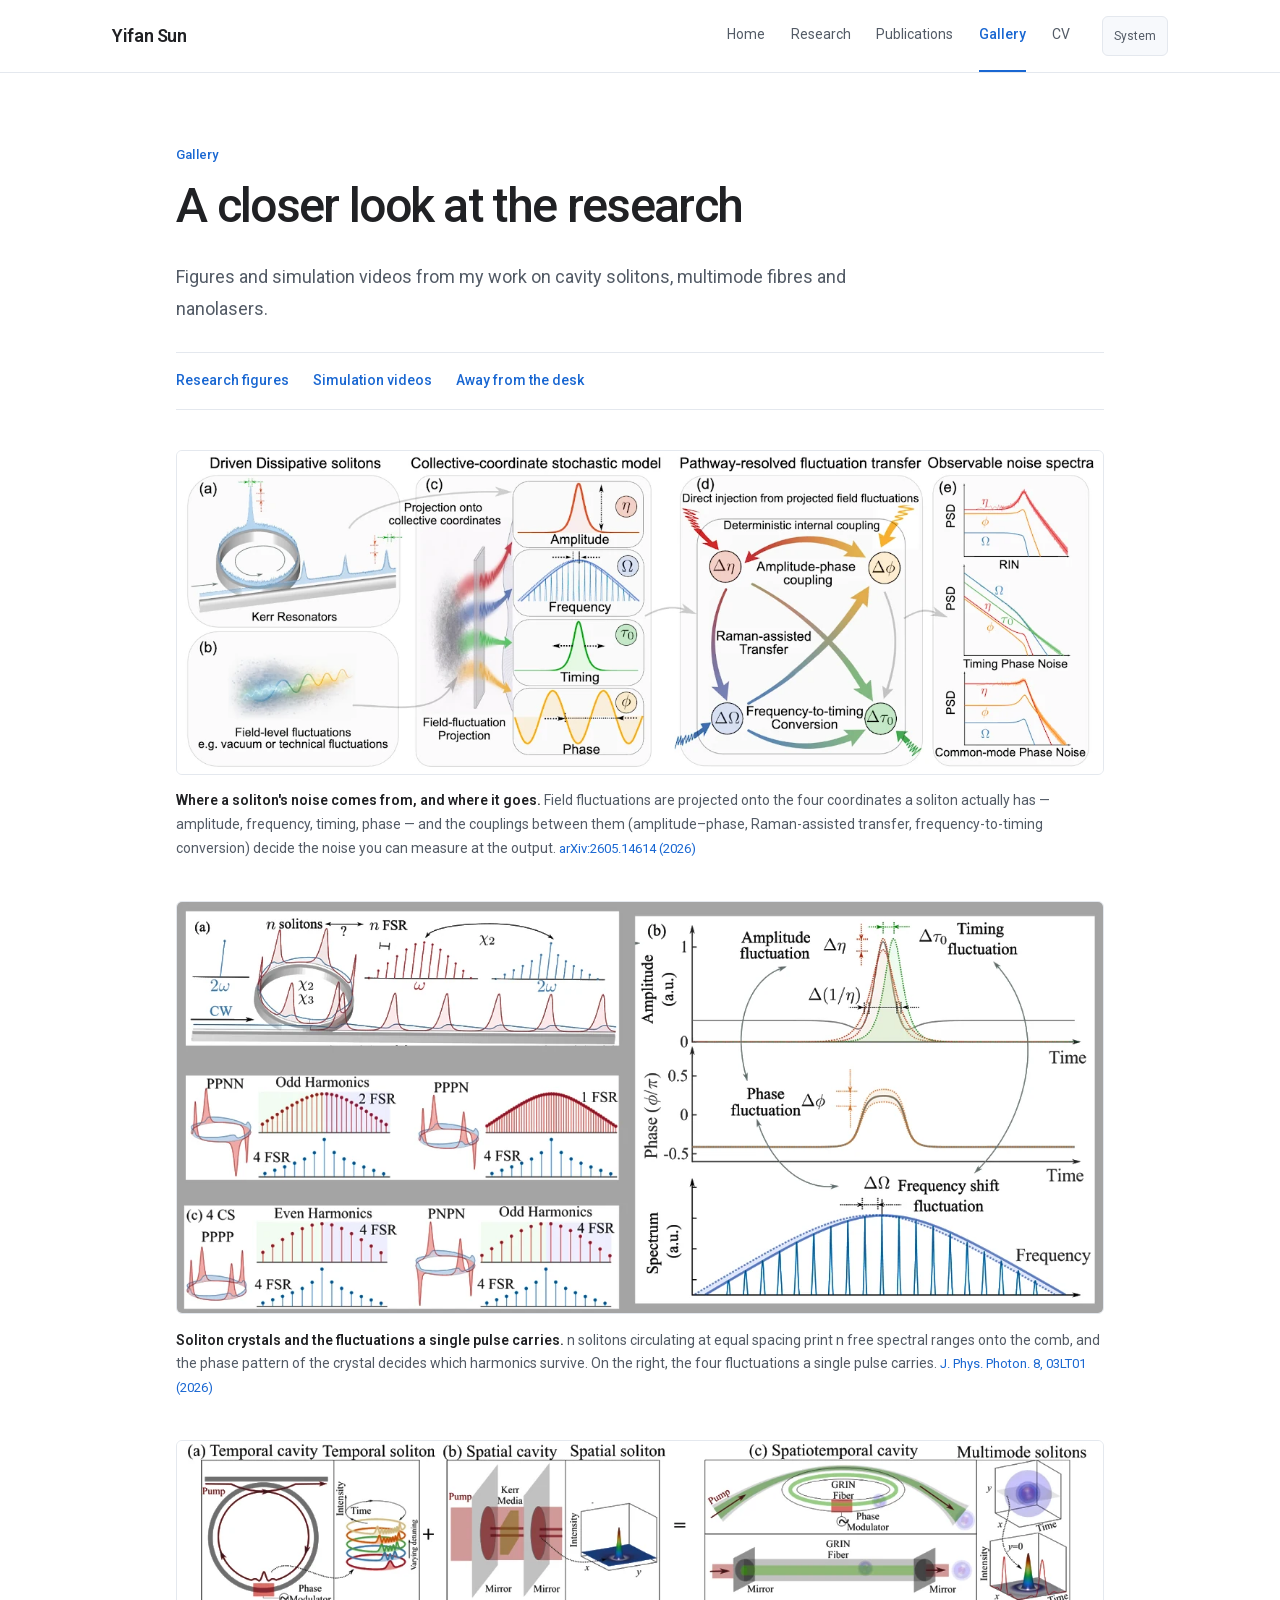
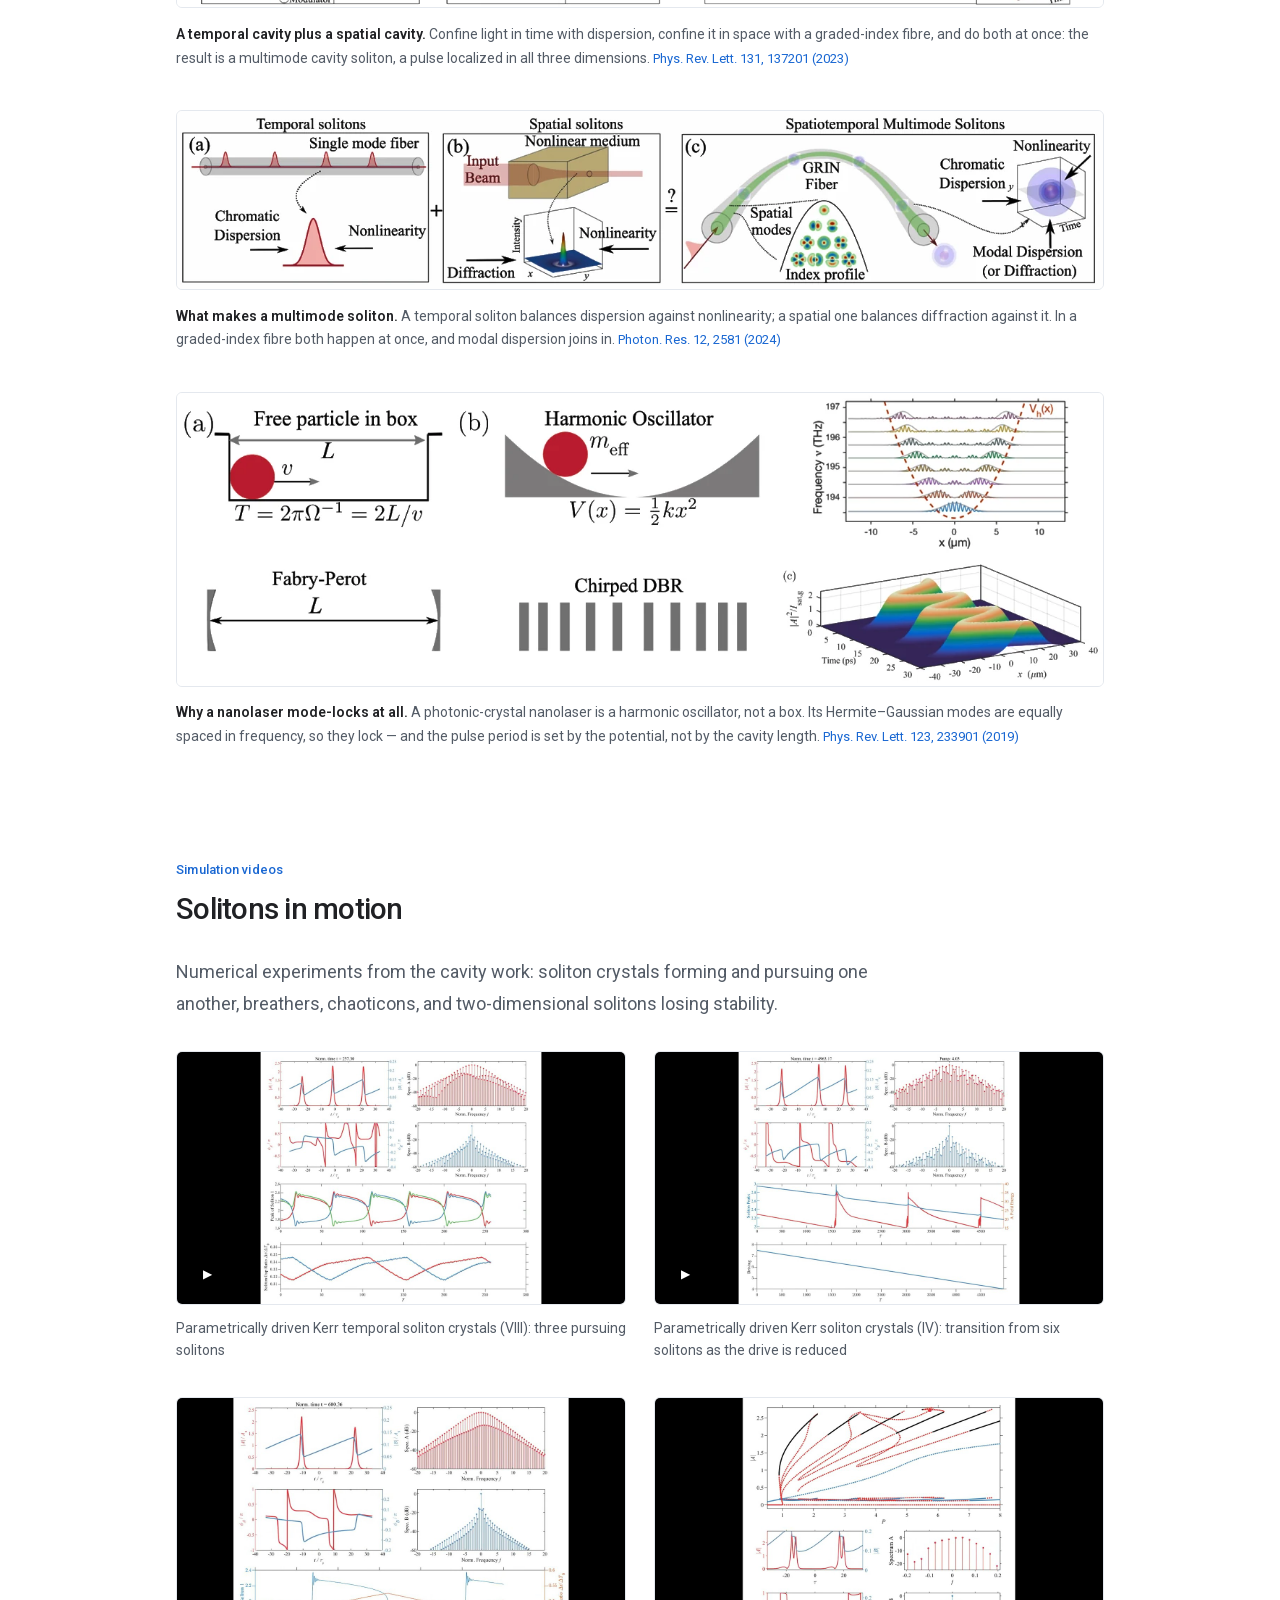
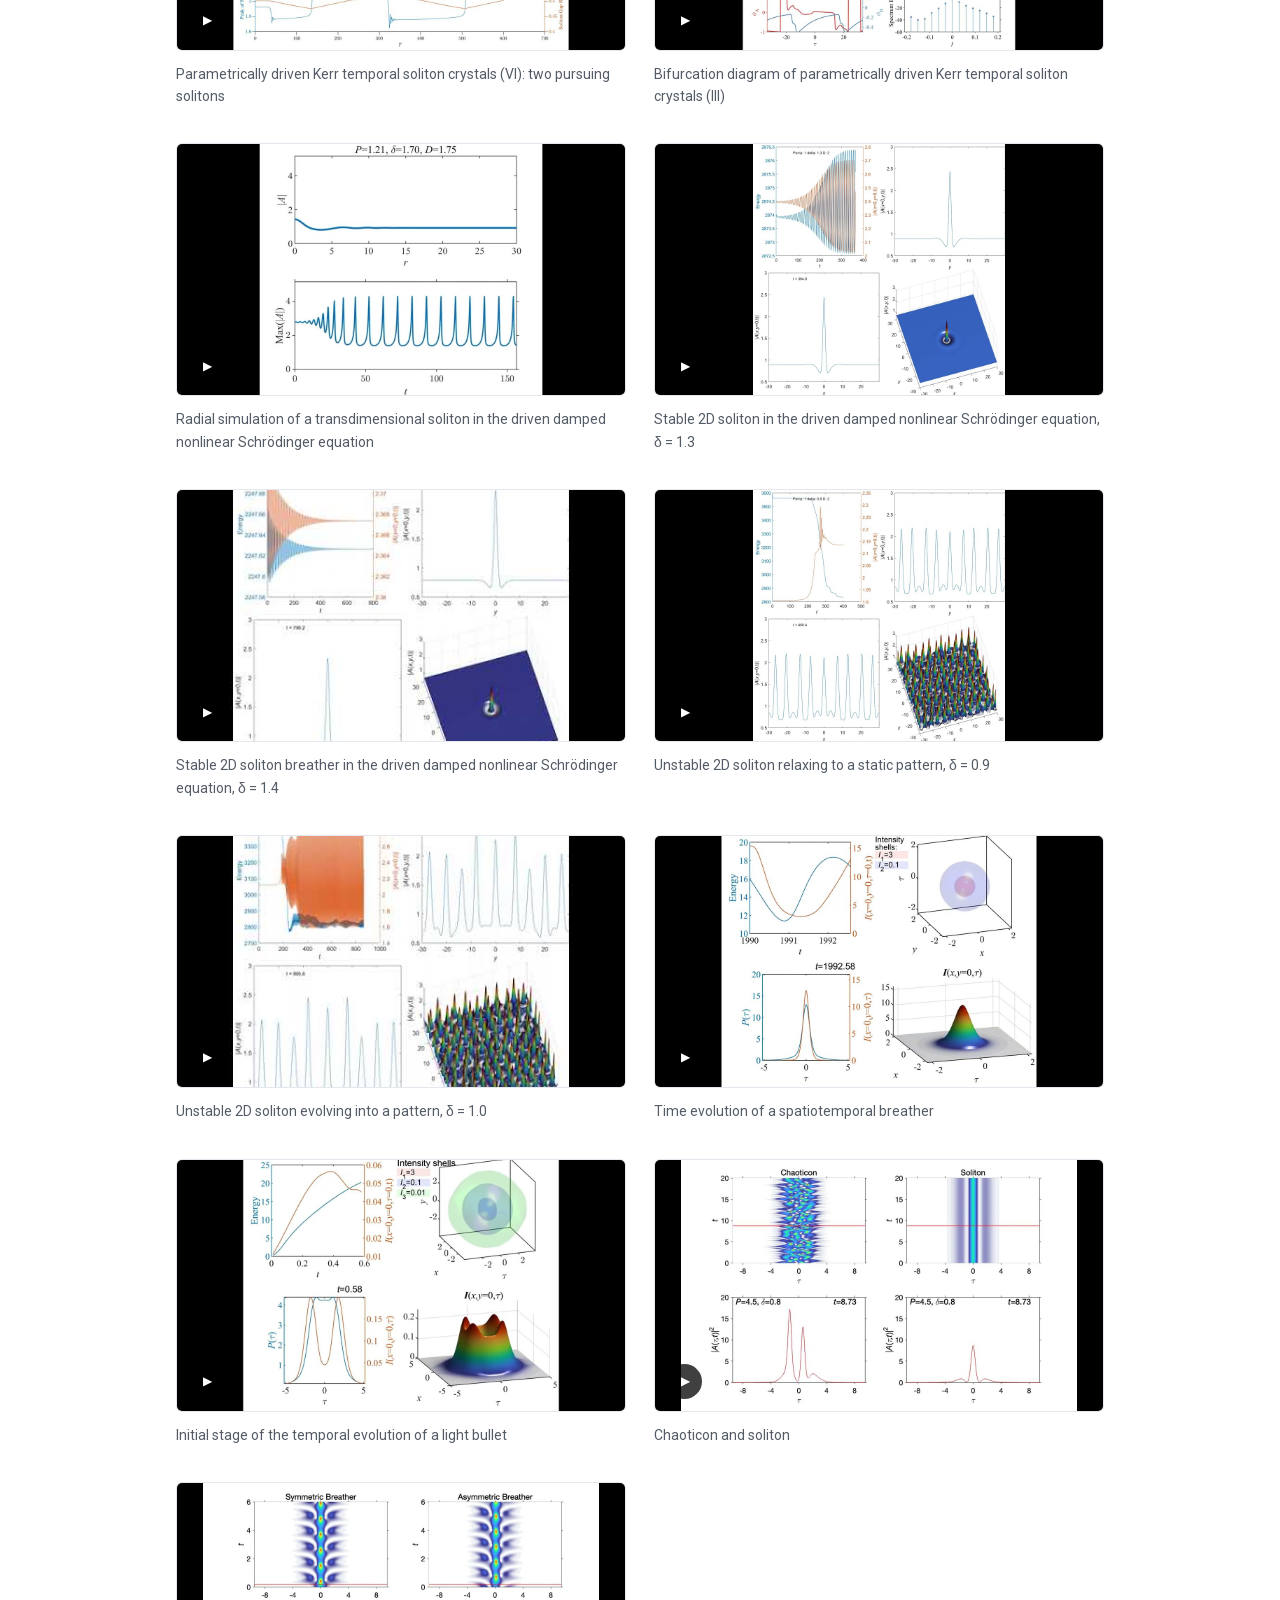
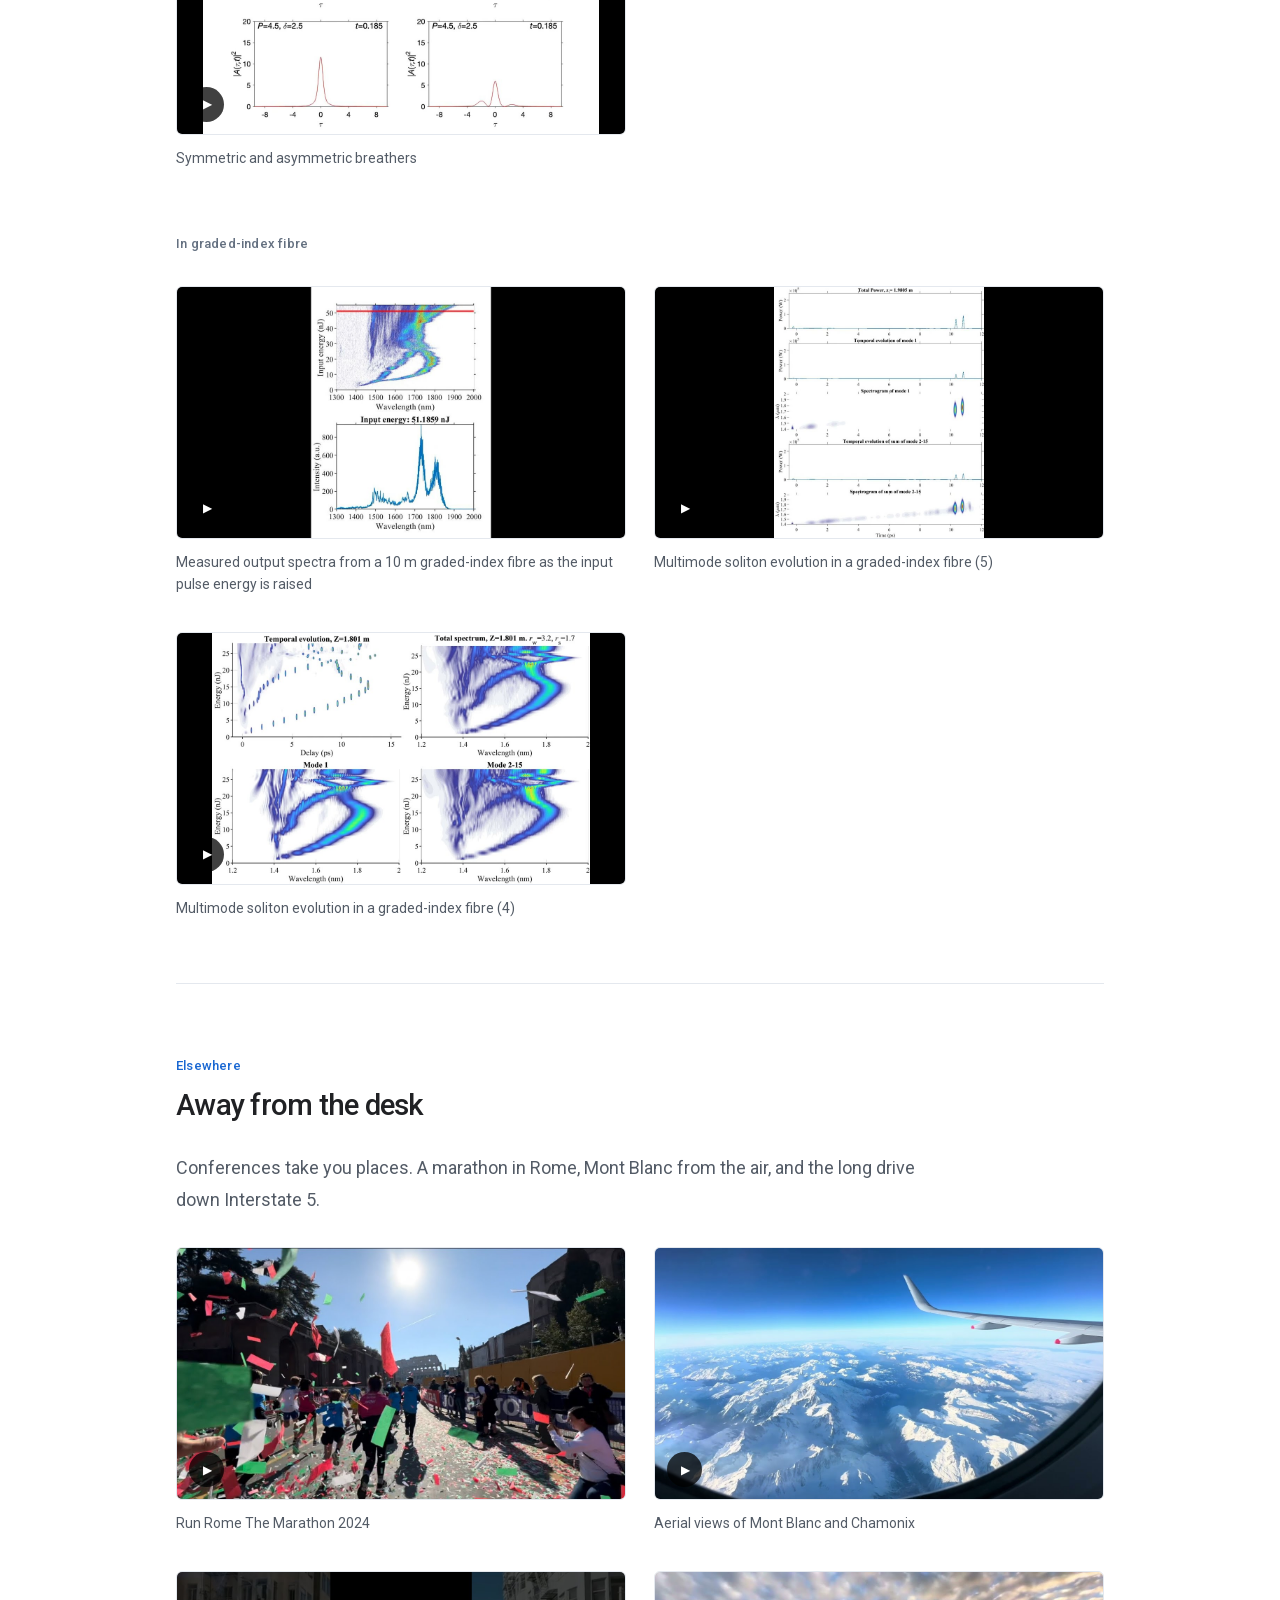
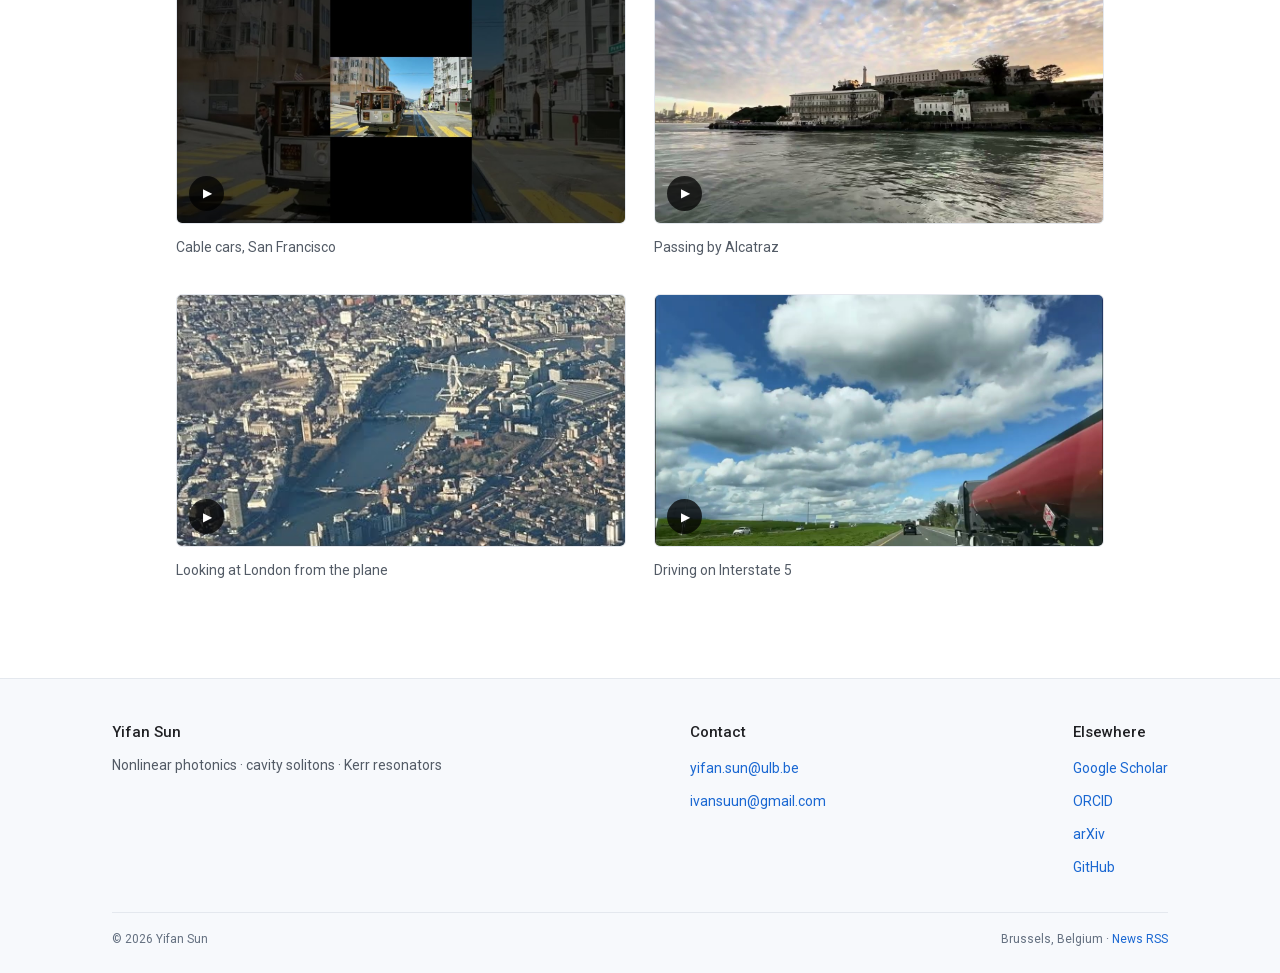
<file: gallery/index.html>
<!doctype html>
<html lang="en">
<head>
<meta charset="utf-8">
<meta name="viewport" content="width=device-width, initial-scale=1">
<title>Gallery — Yifan Sun | Cavity Soliton Simulations</title>
<meta name="description" content="Research figures and simulation videos by Yifan Sun, exploring cavity solitons, multimode fibres and nanolasers in nonlinear optics and photonics.">
<link rel="canonical" href="https://sunoptics.github.io/gallery/">
<meta name="author" content="Yifan Sun">
<meta name="theme-color" content="#ffffff">

<!-- Stamp the theme before first paint, or every dark-mode visitor gets a white flash. -->
<script>
(function(){try{var t=localStorage.getItem('theme-choice');if(t==='dark'||t==='light'){document.documentElement.setAttribute('data-theme',t);}
var d=t==='dark'||(t!=='light'&&window.matchMedia('(prefers-color-scheme: dark)').matches);
var m=document.querySelector('meta[name="theme-color"]');if(m)m.setAttribute('content',d?'#15181d':'#ffffff');}catch(e){}})();
</script>

<link rel="preload" href="/assets/fonts/roboto-var.woff2" as="font" type="font/woff2" crossorigin>
<link rel="stylesheet" href="/assets/css/fonts.css?v=db969376">
<link rel="stylesheet" href="/assets/css/site.css?v=69e48b1d">
<link rel="icon" href="/assets/img/favicon.svg" type="image/svg+xml">
<link rel="alternate" type="application/rss+xml" title="Yifan Sun — news" href="/feed.xml">

<meta property="og:type" content="website">
<meta property="og:site_name" content="Yifan Sun">
<meta property="og:locale" content="en_GB">
<meta property="og:url" content="https://sunoptics.github.io/gallery/">
<meta property="og:title" content="Gallery — Yifan Sun | Cavity Soliton Simulations">
<meta property="og:description" content="Research figures and simulation videos by Yifan Sun, exploring cavity solitons, multimode fibres and nanolasers in nonlinear optics and photonics.">
<meta property="og:image" content="https://sunoptics.github.io/assets/img/banners/home.png">
<meta name="twitter:card" content="summary_large_image">
<meta name="twitter:title" content="Gallery — Yifan Sun | Cavity Soliton Simulations">
<meta name="twitter:description" content="Research figures and simulation videos by Yifan Sun, exploring cavity solitons, multimode fibres and nanolasers in nonlinear optics and photonics.">
<meta name="twitter:image" content="https://sunoptics.github.io/assets/img/banners/home.png">

<script type="application/ld+json">{"@context":"https://schema.org","@graph":[{"@type":"Person","@id":"https://sunoptics.github.io/#person","name":"Yifan Sun","givenName":"Yifan","familyName":"Sun","jobTitle":"Postdoctoral Researcher","description":"I am a postdoctoral researcher at OPERA-Photonique, Université libre de Bruxelles, working on cavity solitons, frequency combs and noise in nonlinear optical resonators.","url":"https://sunoptics.github.io/","email":"mailto:yifan.sun@ulb.be","affiliation":{"@type":"Organization","name":"OPERA-Photonique, Université libre de Bruxelles"},"knowsAbout":["Nonlinear optics","Cavity solitons","Kerr frequency combs","Multimode optical fibers","Dissipative solitons","Lugiato-Lefever equation","Photonics"],"sameAs":["https://scholar.google.com/citations?user=Bt99tw4AAAAJ","https://orcid.org/0000-0003-0676-8259","https://arxiv.org/a/0000-0003-0676-8259","https://github.com/SunOptics"]},{"@type":"WebSite","@id":"https://sunoptics.github.io/#website","url":"https://sunoptics.github.io/","name":"Yifan Sun","publisher":{"@id":"https://sunoptics.github.io/#person"}}]}</script>
</head>
<body>
<a class="skip" href="#main">Skip to content</a>
<header class="site-header"><div class="spine"><div class="header-inner"><a class="brand" href="/">Yifan Sun</a><nav class="nav" aria-label="Main"><ul><li><a href="/">Home</a></li><li><a href="/research/">Research</a></li><li><a href="/publications/">Publications</a></li><li><a href="/gallery/" aria-current="page">Gallery</a></li><li><a href="/cv/">CV</a></li></ul></nav><button class="theme-toggle" type="button">System</button></div></div></header>
<main id="main">
<div class="spine"><section class="section"><div class="section-head"><div class="section-label caps">Gallery</div><h1 class="section-title" id="figures">A closer look at the research</h1></div><p class="lede">Figures and simulation videos from my work on cavity solitons, multimode fibres and nanolasers.</p><nav class="page-nav" aria-label="Gallery sections"><a href="#figures">Research figures</a><a href="#simulations">Simulation videos</a><a href="#elsewhere">Away from the desk</a></nav><figure class="plate wide" id="fig-noise-pathways"><img class="on-light" src="/assets/img/figures/noise-pathways.webp" alt="Five-panel schematic: a Kerr resonator and its comb; field-level fluctuations; projection onto the four collective coordinates amplitude, frequency, timing and phase; a diagram of the couplings between them; and the resulting RIN, timing phase noise and common-mode phase noise spectra." width="1280" height="446" loading="lazy" decoding="async"><img class="on-dark" src="/assets/img/figures/noise-pathways-dark.webp" alt="Five-panel schematic: a Kerr resonator and its comb; field-level fluctuations; projection onto the four collective coordinates amplitude, frequency, timing and phase; a diagram of the couplings between them; and the resulting RIN, timing phase noise and common-mode phase noise spectra." width="1280" height="446" loading="lazy" decoding="async"><figcaption><strong>Where a soliton&#x27;s noise comes from, and where it goes.</strong> Field fluctuations are projected onto the four coordinates a soliton actually has — amplitude, frequency, timing, phase — and the couplings between them (amplitude–phase, Raman-assisted transfer, frequency-to-timing conversion) decide the noise you can measure at the output. <a href="https://arxiv.org/abs/2605.14614" rel="noopener" target="_blank">arXiv:2605.14614 (2026)</a></figcaption></figure><figure class="plate wide" id="fig-parametric-soliton-crystals"><img class="on-light" src="/assets/img/figures/parametric-soliton-crystals-light.webp" alt="Left: a parametrically driven Kerr ring with several solitons, and the comb harmonics produced by crystal orderings labelled PPNN, PPPN, PNPN. Right: amplitude, phase and timing fluctuations of one soliton, and the corresponding frequency-shift fluctuation of the comb." width="1280" height="569" loading="lazy" decoding="async"><img class="on-dark" src="/assets/img/figures/parametric-soliton-crystals.webp" alt="Left: a parametrically driven Kerr ring with several solitons, and the comb harmonics produced by crystal orderings labelled PPNN, PPPN, PNPN. Right: amplitude, phase and timing fluctuations of one soliton, and the corresponding frequency-shift fluctuation of the comb." width="1280" height="569" loading="lazy" decoding="async"><figcaption><strong>Soliton crystals and the fluctuations a single pulse carries.</strong> n solitons circulating at equal spacing print n free spectral ranges onto the comb, and the phase pattern of the crystal decides which harmonics survive. On the right, the four fluctuations a single pulse carries. <a href="https://doi.org/10.1088/2515-7647/ae79bf" rel="noopener" target="_blank">J. Phys. Photon. 8, 03LT01 (2026)</a></figcaption></figure><figure class="plate wide" id="fig-cavity-dimensions"><img class="on-light" src="/assets/img/figures/cavity-dimensions-light.webp" alt="Three panels: a fibre ring with a phase modulator producing a temporal cavity soliton; a Fabry-Perot cavity with Kerr media producing a spatial soliton; and the two combined into a graded-index spatiotemporal cavity supporting multimode solitons." width="1280" height="230" loading="lazy" decoding="async"><img class="on-dark" src="/assets/img/figures/cavity-dimensions.webp" alt="Three panels: a fibre ring with a phase modulator producing a temporal cavity soliton; a Fabry-Perot cavity with Kerr media producing a spatial soliton; and the two combined into a graded-index spatiotemporal cavity supporting multimode solitons." width="1280" height="230" loading="lazy" decoding="async"><figcaption><strong>A temporal cavity plus a spatial cavity.</strong> Confine light in time with dispersion, confine it in space with a graded-index fibre, and do both at once: the result is a multimode cavity soliton, a pulse localized in all three dimensions. <a href="https://doi.org/10.1103/PhysRevLett.131.137201" rel="noopener" target="_blank">Phys. Rev. Lett. 131, 137201 (2023)</a></figcaption></figure><figure class="plate wide" id="fig-multimode-solitons"><img class="on-light" src="/assets/img/figures/multimode-solitons-light.webp" alt="Three panels: a temporal soliton in single-mode fibre balancing chromatic dispersion against nonlinearity; a spatial soliton balancing diffraction against nonlinearity; and a spatiotemporal multimode soliton in a graded-index fibre where chromatic and modal dispersion balance nonlinearity together." width="1280" height="246" loading="lazy" decoding="async"><img class="on-dark" src="/assets/img/figures/multimode-solitons.webp" alt="Three panels: a temporal soliton in single-mode fibre balancing chromatic dispersion against nonlinearity; a spatial soliton balancing diffraction against nonlinearity; and a spatiotemporal multimode soliton in a graded-index fibre where chromatic and modal dispersion balance nonlinearity together." width="1280" height="246" loading="lazy" decoding="async"><figcaption><strong>What makes a multimode soliton.</strong> A temporal soliton balances dispersion against nonlinearity; a spatial one balances diffraction against it. In a graded-index fibre both happen at once, and modal dispersion joins in. <a href="https://doi.org/10.1364/PRJ.531393" rel="noopener" target="_blank">Photon. Res. 12, 2581 (2024)</a></figcaption></figure><figure class="plate wide" id="fig-nanolaser-modes"><img class="on-light" src="/assets/img/figures/nanolaser-modes-light.webp" alt="Left: a free particle in a box compared with a harmonic oscillator, and a Fabry-Perot cavity compared with a chirped distributed Bragg reflector. Right: the equally spaced Hermite-Gaussian modes of the photonic potential, and the resulting pulse circulating in the cavity." width="1280" height="404" loading="lazy" decoding="async"><img class="on-dark" src="/assets/img/figures/nanolaser-modes.webp" alt="Left: a free particle in a box compared with a harmonic oscillator, and a Fabry-Perot cavity compared with a chirped distributed Bragg reflector. Right: the equally spaced Hermite-Gaussian modes of the photonic potential, and the resulting pulse circulating in the cavity." width="1280" height="404" loading="lazy" decoding="async"><figcaption><strong>Why a nanolaser mode-locks at all.</strong> A photonic-crystal nanolaser is a harmonic oscillator, not a box. Its Hermite–Gaussian modes are equally spaced in frequency, so they lock — and the pulse period is set by the potential, not by the cavity length. <a href="https://doi.org/10.1103/PhysRevLett.123.233901" rel="noopener" target="_blank">Phys. Rev. Lett. 123, 233901 (2019)</a></figcaption></figure></section><div class="soliton" role="separator"><svg class="soliton-svg" viewBox="0 0 1000 14" preserveAspectRatio="none" xmlns="http://www.w3.org/2000/svg" aria-hidden="true" focusable="false"><path d="M 0.0 12.72 L 3.92 12.72 L 7.84 12.73 L 11.76 12.73 L 15.69 12.74 L 19.61 12.75 L 23.53 12.76 L 27.45 12.77 L 31.37 12.77 L 35.29 12.76 L 39.22 12.72 L 43.14 12.65 L 47.06 12.51 L 50.98 12.26 L 54.9 11.85 L 58.82 11.18 L 62.75 10.14 L 66.67 8.63 L 70.59 6.63 L 74.51 4.33 L 78.43 2.25 L 82.35 1.08 L 86.27 1.33 L 90.2 2.88 L 94.12 5.11 L 98.04 7.35 L 101.96 9.19 L 105.88 10.53 L 109.8 11.44 L 113.73 12.01 L 117.65 12.36 L 121.57 12.57 L 125.49 12.68 L 129.41 12.74 L 133.33 12.76 L 137.25 12.77 L 141.18 12.76 L 145.1 12.76 L 149.02 12.75 L 152.94 12.74 L 156.86 12.73 L 160.78 12.73 L 164.71 12.72 L 168.63 12.72 L 172.55 12.72 L 176.47 12.73 L 180.39 12.74 L 184.31 12.74 L 188.24 12.75 L 192.16 12.76 L 196.08 12.77 L 200.0 12.76 L 203.92 12.75 L 207.84 12.7 L 211.76 12.61 L 215.69 12.44 L 219.61 12.15 L 223.53 11.66 L 227.45 10.88 L 231.37 9.69 L 235.29 8.01 L 239.22 5.88 L 243.14 3.58 L 247.06 1.73 L 250.98 1.0 L 254.9 1.73 L 258.82 3.58 L 262.75 5.88 L 266.67 8.01 L 270.59 9.69 L 274.51 10.88 L 278.43 11.66 L 282.35 12.15 L 286.27 12.44 L 290.2 12.61 L 294.12 12.7 L 298.04 12.75 L 301.96 12.76 L 305.88 12.77 L 309.8 12.76 L 313.73 12.75 L 317.65 12.74 L 321.57 12.74 L 325.49 12.73 L 329.41 12.72 L 333.33 12.72 L 337.25 12.72 L 341.18 12.73 L 345.1 12.73 L 349.02 12.74 L 352.94 12.75 L 356.86 12.76 L 360.78 12.76 L 364.71 12.77 L 368.63 12.76 L 372.55 12.74 L 376.47 12.68 L 380.39 12.57 L 384.31 12.36 L 388.24 12.01 L 392.16 11.44 L 396.08 10.53 L 400.0 9.19 L 403.92 7.35 L 407.84 5.11 L 411.76 2.88 L 415.69 1.33 L 419.61 1.08 L 423.53 2.25 L 427.45 4.33 L 431.37 6.63 L 435.29 8.63 L 439.22 10.14 L 443.14 11.18 L 447.06 11.85 L 450.98 12.26 L 454.9 12.51 L 458.82 12.65 L 462.75 12.72 L 466.67 12.76 L 470.59 12.77 L 474.51 12.77 L 478.43 12.76 L 482.35 12.75 L 486.27 12.74 L 490.2 12.73 L 494.12 12.73 L 498.04 12.72 L 501.96 12.72 L 505.88 12.73 L 509.8 12.73 L 513.73 12.74 L 517.65 12.74 L 521.57 12.75 L 525.49 12.76 L 529.41 12.77 L 533.33 12.77 L 537.25 12.76 L 541.18 12.72 L 545.1 12.65 L 549.02 12.51 L 552.94 12.27 L 556.86 11.85 L 560.78 11.18 L 564.71 10.14 L 568.63 8.63 L 572.55 6.63 L 576.47 4.33 L 580.39 2.24 L 584.31 1.08 L 588.24 1.33 L 592.16 2.89 L 596.08 5.12 L 600.0 7.36 L 603.92 9.2 L 607.84 10.54 L 611.76 11.44 L 615.69 12.02 L 619.61 12.37 L 623.53 12.57 L 627.45 12.68 L 631.37 12.74 L 635.29 12.76 L 639.22 12.76 L 643.14 12.76 L 647.06 12.75 L 650.98 12.74 L 654.9 12.72 L 658.82 12.71 L 662.75 12.7 L 666.67 12.69 L 670.59 12.68 L 674.51 12.67 L 678.43 12.67 L 682.35 12.66 L 686.27 12.66 L 690.2 12.65 L 694.12 12.65 L 698.04 12.65 L 701.96 12.65 L 705.88 12.65 L 709.8 12.64 L 713.73 12.64 L 717.65 12.64 L 721.57 12.64 L 725.49 12.64 L 729.41 12.64 L 733.33 12.64 L 737.25 12.64 L 741.18 12.64 L 745.1 12.64 L 749.02 12.64 L 752.94 12.64 L 756.86 12.64 L 760.78 12.64 L 764.71 12.64 L 768.63 12.64 L 772.55 12.64 L 776.47 12.64 L 780.39 12.64 L 784.31 12.64 L 788.24 12.64 L 792.16 12.64 L 796.08 12.64 L 800.0 12.65 L 803.92 12.65 L 807.84 12.65 L 811.76 12.65 L 815.69 12.65 L 819.61 12.66 L 823.53 12.66 L 827.45 12.67 L 831.37 12.67 L 835.29 12.68 L 839.22 12.69 L 843.14 12.7 L 847.06 12.71 L 850.98 12.72 L 854.9 12.74 L 858.82 12.75 L 862.75 12.76 L 866.67 12.76 L 870.59 12.76 L 874.51 12.74 L 878.43 12.68 L 882.35 12.57 L 886.27 12.37 L 890.2 12.02 L 894.12 11.44 L 898.04 10.54 L 901.96 9.2 L 905.88 7.36 L 909.8 5.12 L 913.73 2.89 L 917.65 1.33 L 921.57 1.08 L 925.49 2.24 L 929.41 4.33 L 933.33 6.63 L 937.25 8.63 L 941.18 10.14 L 945.1 11.18 L 949.02 11.85 L 952.94 12.27 L 956.86 12.51 L 960.78 12.65 L 964.71 12.72 L 968.63 12.76 L 972.55 12.77 L 976.47 12.77 L 980.39 12.76 L 984.31 12.75 L 988.24 12.74 L 992.16 12.74 L 996.08 12.73 L 1000.0 12.73" fill="none" stroke="currentColor" stroke-width="1" vector-effect="non-scaling-stroke"/><path d="M 66.67 8.63 L 70.59 6.63 L 74.51 4.33 L 78.43 2.25 L 82.35 1.08 L 86.27 1.33 L 90.2 2.88 L 94.12 5.11 L 98.04 7.35 M 235.29 8.01 L 239.22 5.88 L 243.14 3.58 L 247.06 1.73 L 250.98 1.0 L 254.9 1.73 L 258.82 3.58 L 262.75 5.88 L 266.67 8.01 M 403.92 7.35 L 407.84 5.11 L 411.76 2.88 L 415.69 1.33 L 419.61 1.08 L 423.53 2.25 L 427.45 4.33 L 431.37 6.63 L 435.29 8.63 M 568.63 8.63 L 572.55 6.63 L 576.47 4.33 L 580.39 2.24 L 584.31 1.08 L 588.24 1.33 L 592.16 2.89 L 596.08 5.12 L 600.0 7.36 M 905.88 7.36 L 909.8 5.12 L 913.73 2.89 L 917.65 1.33 L 921.57 1.08 L 925.49 2.24 L 929.41 4.33 L 933.33 6.63 L 937.25 8.63" fill="none" stroke="var(--fig-peak)" stroke-width="1.6" vector-effect="non-scaling-stroke"/></svg></div><section class="section"><div class="section-head"><div class="section-label caps">Simulation videos</div><h2 class="section-title" id="simulations">Solitons in motion</h2></div><p class="lede">Numerical experiments from the cavity work: soliton crystals forming and pursuing one another, breathers, chaoticons, and two-dimensional solitons losing stability.</p><ul class="video-grid"><li class="video"><button class="video-play" type="button" data-video="atkTpMimGkU" data-title="Parametrically driven Kerr temporal soliton crystals (VIII): three pursuing solitons"><img src="/assets/img/thumbs/atkTpMimGkU.jpg" alt="" width="480" height="360" loading="lazy" decoding="async"><span class="video-cue" aria-hidden="true">&#9654;</span><span class="vh">Play: Parametrically driven Kerr temporal soliton crystals (VIII): three pursuing solitons</span></button><p class="video-title">Parametrically driven Kerr temporal soliton crystals (VIII): three pursuing solitons</p></li><li class="video"><button class="video-play" type="button" data-video="-vWOQzNRxHg" data-title="Parametrically driven Kerr soliton crystals (IV): transition from six solitons as the drive is reduced"><img src="/assets/img/thumbs/-vWOQzNRxHg.jpg" alt="" width="480" height="360" loading="lazy" decoding="async"><span class="video-cue" aria-hidden="true">&#9654;</span><span class="vh">Play: Parametrically driven Kerr soliton crystals (IV): transition from six solitons as the drive is reduced</span></button><p class="video-title">Parametrically driven Kerr soliton crystals (IV): transition from six solitons as the drive is reduced</p></li><li class="video"><button class="video-play" type="button" data-video="QpL-oRu6uGM" data-title="Parametrically driven Kerr temporal soliton crystals (VI): two pursuing solitons"><img src="/assets/img/thumbs/QpL-oRu6uGM.jpg" alt="" width="480" height="360" loading="lazy" decoding="async"><span class="video-cue" aria-hidden="true">&#9654;</span><span class="vh">Play: Parametrically driven Kerr temporal soliton crystals (VI): two pursuing solitons</span></button><p class="video-title">Parametrically driven Kerr temporal soliton crystals (VI): two pursuing solitons</p></li><li class="video"><button class="video-play" type="button" data-video="p08_3cc0Og4" data-title="Bifurcation diagram of parametrically driven Kerr temporal soliton crystals (III)"><img src="/assets/img/thumbs/p08_3cc0Og4.jpg" alt="" width="480" height="360" loading="lazy" decoding="async"><span class="video-cue" aria-hidden="true">&#9654;</span><span class="vh">Play: Bifurcation diagram of parametrically driven Kerr temporal soliton crystals (III)</span></button><p class="video-title">Bifurcation diagram of parametrically driven Kerr temporal soliton crystals (III)</p></li><li class="video"><button class="video-play" type="button" data-video="hV5qaBMS-v0" data-title="Radial simulation of a transdimensional soliton in the driven damped nonlinear Schrödinger equation"><img src="/assets/img/thumbs/hV5qaBMS-v0.jpg" alt="" width="480" height="360" loading="lazy" decoding="async"><span class="video-cue" aria-hidden="true">&#9654;</span><span class="vh">Play: Radial simulation of a transdimensional soliton in the driven damped nonlinear Schrödinger equation</span></button><p class="video-title">Radial simulation of a transdimensional soliton in the driven damped nonlinear Schrödinger equation</p></li><li class="video"><button class="video-play" type="button" data-video="txN03Qrn2tk" data-title="Stable 2D soliton in the driven damped nonlinear Schrödinger equation, δ = 1.3"><img src="/assets/img/thumbs/txN03Qrn2tk.jpg" alt="" width="480" height="360" loading="lazy" decoding="async"><span class="video-cue" aria-hidden="true">&#9654;</span><span class="vh">Play: Stable 2D soliton in the driven damped nonlinear Schrödinger equation, δ = 1.3</span></button><p class="video-title">Stable 2D soliton in the driven damped nonlinear Schrödinger equation, δ = 1.3</p></li><li class="video"><button class="video-play" type="button" data-video="q9IdulS_6O8" data-title="Stable 2D soliton breather in the driven damped nonlinear Schrödinger equation, δ = 1.4"><img src="/assets/img/thumbs/q9IdulS_6O8.jpg" alt="" width="480" height="360" loading="lazy" decoding="async"><span class="video-cue" aria-hidden="true">&#9654;</span><span class="vh">Play: Stable 2D soliton breather in the driven damped nonlinear Schrödinger equation, δ = 1.4</span></button><p class="video-title">Stable 2D soliton breather in the driven damped nonlinear Schrödinger equation, δ = 1.4</p></li><li class="video"><button class="video-play" type="button" data-video="HF54n4i0Qgc" data-title="Unstable 2D soliton relaxing to a static pattern, δ = 0.9"><img src="/assets/img/thumbs/HF54n4i0Qgc.jpg" alt="" width="480" height="360" loading="lazy" decoding="async"><span class="video-cue" aria-hidden="true">&#9654;</span><span class="vh">Play: Unstable 2D soliton relaxing to a static pattern, δ = 0.9</span></button><p class="video-title">Unstable 2D soliton relaxing to a static pattern, δ = 0.9</p></li><li class="video"><button class="video-play" type="button" data-video="4jfRCjd47CY" data-title="Unstable 2D soliton evolving into a pattern, δ = 1.0"><img src="/assets/img/thumbs/4jfRCjd47CY.jpg" alt="" width="480" height="360" loading="lazy" decoding="async"><span class="video-cue" aria-hidden="true">&#9654;</span><span class="vh">Play: Unstable 2D soliton evolving into a pattern, δ = 1.0</span></button><p class="video-title">Unstable 2D soliton evolving into a pattern, δ = 1.0</p></li><li class="video"><button class="video-play" type="button" data-video="Ja9K2Pd7rpE" data-title="Time evolution of a spatiotemporal breather"><img src="/assets/img/thumbs/Ja9K2Pd7rpE.jpg" alt="" width="480" height="360" loading="lazy" decoding="async"><span class="video-cue" aria-hidden="true">&#9654;</span><span class="vh">Play: Time evolution of a spatiotemporal breather</span></button><p class="video-title">Time evolution of a spatiotemporal breather</p></li><li class="video"><button class="video-play" type="button" data-video="8m6zLcjVdes" data-title="Initial stage of the temporal evolution of a light bullet"><img src="/assets/img/thumbs/8m6zLcjVdes.jpg" alt="" width="480" height="360" loading="lazy" decoding="async"><span class="video-cue" aria-hidden="true">&#9654;</span><span class="vh">Play: Initial stage of the temporal evolution of a light bullet</span></button><p class="video-title">Initial stage of the temporal evolution of a light bullet</p></li><li class="video"><button class="video-play" type="button" data-video="Vhz-yL41sB0" data-title="Chaoticon and soliton"><img src="/assets/img/thumbs/Vhz-yL41sB0.jpg" alt="" width="480" height="360" loading="lazy" decoding="async"><span class="video-cue" aria-hidden="true">&#9654;</span><span class="vh">Play: Chaoticon and soliton</span></button><p class="video-title">Chaoticon and soliton</p></li><li class="video"><button class="video-play" type="button" data-video="7fObrzTnA7c" data-title="Symmetric and asymmetric breathers"><img src="/assets/img/thumbs/7fObrzTnA7c.jpg" alt="" width="480" height="360" loading="lazy" decoding="async"><span class="video-cue" aria-hidden="true">&#9654;</span><span class="vh">Play: Symmetric and asymmetric breathers</span></button><p class="video-title">Symmetric and asymmetric breathers</p></li></ul><h3 class="caps" style="margin-top:var(--s8)">In graded-index fibre</h3><ul class="video-grid"><li class="video"><button class="video-play" type="button" data-video="g7jRTYVUZK8" data-title="Measured output spectra from a 10 m graded-index fibre as the input pulse energy is raised"><img src="/assets/img/thumbs/g7jRTYVUZK8.jpg" alt="" width="480" height="360" loading="lazy" decoding="async"><span class="video-cue" aria-hidden="true">&#9654;</span><span class="vh">Play: Measured output spectra from a 10 m graded-index fibre as the input pulse energy is raised</span></button><p class="video-title">Measured output spectra from a 10 m graded-index fibre as the input pulse energy is raised</p></li><li class="video"><button class="video-play" type="button" data-video="_OSp7mxS1as" data-title="Multimode soliton evolution in a graded-index fibre (5)"><img src="/assets/img/thumbs/_OSp7mxS1as.jpg" alt="" width="480" height="360" loading="lazy" decoding="async"><span class="video-cue" aria-hidden="true">&#9654;</span><span class="vh">Play: Multimode soliton evolution in a graded-index fibre (5)</span></button><p class="video-title">Multimode soliton evolution in a graded-index fibre (5)</p></li><li class="video"><button class="video-play" type="button" data-video="pnjt5DG8-Qg" data-title="Multimode soliton evolution in a graded-index fibre (4)"><img src="/assets/img/thumbs/pnjt5DG8-Qg.jpg" alt="" width="480" height="360" loading="lazy" decoding="async"><span class="video-cue" aria-hidden="true">&#9654;</span><span class="vh">Play: Multimode soliton evolution in a graded-index fibre (4)</span></button><p class="video-title">Multimode soliton evolution in a graded-index fibre (4)</p></li></ul></section><section class="section"><div class="section-head"><div class="section-label caps">Elsewhere</div><h2 class="section-title" id="elsewhere">Away from the desk</h2></div><p class="lede">Conferences take you places. A marathon in Rome, Mont Blanc from the air, and the long drive down Interstate 5.</p><ul class="video-grid"><li class="video"><button class="video-play" type="button" data-video="OYiAq1oJEzc" data-title="Run Rome The Marathon 2024"><img src="/assets/img/thumbs/OYiAq1oJEzc.jpg" alt="" width="480" height="360" loading="lazy" decoding="async"><span class="video-cue" aria-hidden="true">&#9654;</span><span class="vh">Play: Run Rome The Marathon 2024</span></button><p class="video-title">Run Rome The Marathon 2024</p></li><li class="video"><button class="video-play" type="button" data-video="zhFmArFooEk" data-title="Aerial views of Mont Blanc and Chamonix"><img src="/assets/img/thumbs/zhFmArFooEk.jpg" alt="" width="480" height="360" loading="lazy" decoding="async"><span class="video-cue" aria-hidden="true">&#9654;</span><span class="vh">Play: Aerial views of Mont Blanc and Chamonix</span></button><p class="video-title">Aerial views of Mont Blanc and Chamonix</p></li><li class="video"><button class="video-play" type="button" data-video="8tvucthlpwg" data-title="Cable cars, San Francisco"><img src="/assets/img/thumbs/8tvucthlpwg.jpg" alt="" width="480" height="360" loading="lazy" decoding="async"><span class="video-cue" aria-hidden="true">&#9654;</span><span class="vh">Play: Cable cars, San Francisco</span></button><p class="video-title">Cable cars, San Francisco</p></li><li class="video"><button class="video-play" type="button" data-video="FAAG4fu-wTY" data-title="Passing by Alcatraz"><img src="/assets/img/thumbs/FAAG4fu-wTY.jpg" alt="" width="480" height="360" loading="lazy" decoding="async"><span class="video-cue" aria-hidden="true">&#9654;</span><span class="vh">Play: Passing by Alcatraz</span></button><p class="video-title">Passing by Alcatraz</p></li><li class="video"><button class="video-play" type="button" data-video="lGcIVs32MHo" data-title="Looking at London from the plane"><img src="/assets/img/thumbs/lGcIVs32MHo.jpg" alt="" width="480" height="360" loading="lazy" decoding="async"><span class="video-cue" aria-hidden="true">&#9654;</span><span class="vh">Play: Looking at London from the plane</span></button><p class="video-title">Looking at London from the plane</p></li><li class="video"><button class="video-play" type="button" data-video="BEYywTXuSAQ" data-title="Driving on Interstate 5"><img src="/assets/img/thumbs/BEYywTXuSAQ.jpg" alt="" width="480" height="360" loading="lazy" decoding="async"><span class="video-cue" aria-hidden="true">&#9654;</span><span class="vh">Play: Driving on Interstate 5</span></button><p class="video-title">Driving on Interstate 5</p></li></ul></section></div>
</main>
<footer class="site-footer"><div class="spine"><div class="footer-inner"><div class="footer-block footer-identity"><h2>Yifan Sun</h2><p>Nonlinear photonics · cavity solitons · Kerr resonators</p></div><div class="footer-block"><h2>Contact</h2><ul class="footer-list"><li><a href="mailto:yifan.sun@ulb.be">yifan.sun@ulb.be</a></li><li><a href="mailto:ivansuun@gmail.com">ivansuun@gmail.com</a></li></ul></div><div class="footer-block"><h2>Elsewhere</h2><ul class="footer-list"><li><a href="https://scholar.google.com/citations?user=Bt99tw4AAAAJ" rel="noopener me" target="_blank">Google Scholar</a></li><li><a href="https://orcid.org/0000-0003-0676-8259" rel="noopener me" target="_blank">ORCID</a></li><li><a href="https://arxiv.org/a/0000-0003-0676-8259" rel="noopener me" target="_blank">arXiv</a></li><li><a href="https://github.com/SunOptics" rel="noopener me" target="_blank">GitHub</a></li></ul></div></div><div class="colophon"><span>&copy; <span data-year>2026</span> Yifan Sun</span><span>Brussels, Belgium · <a href="/feed.xml">News RSS</a></span></div></div></footer>
<script src="/assets/js/site.js?v=35ec9e8b" defer></script>
<script src="/assets/js/video.js?v=cfd16bb1" defer></script>
<script type="module" src="https://static.cloudflareinsights.com/beacon.min.js" data-cf-beacon='{&quot;token&quot;:&quot;6ac667049f01473e9eca7aa2210f1a61&quot;,&quot;spa&quot;:false}'></script>
</body>
</html>
</file>
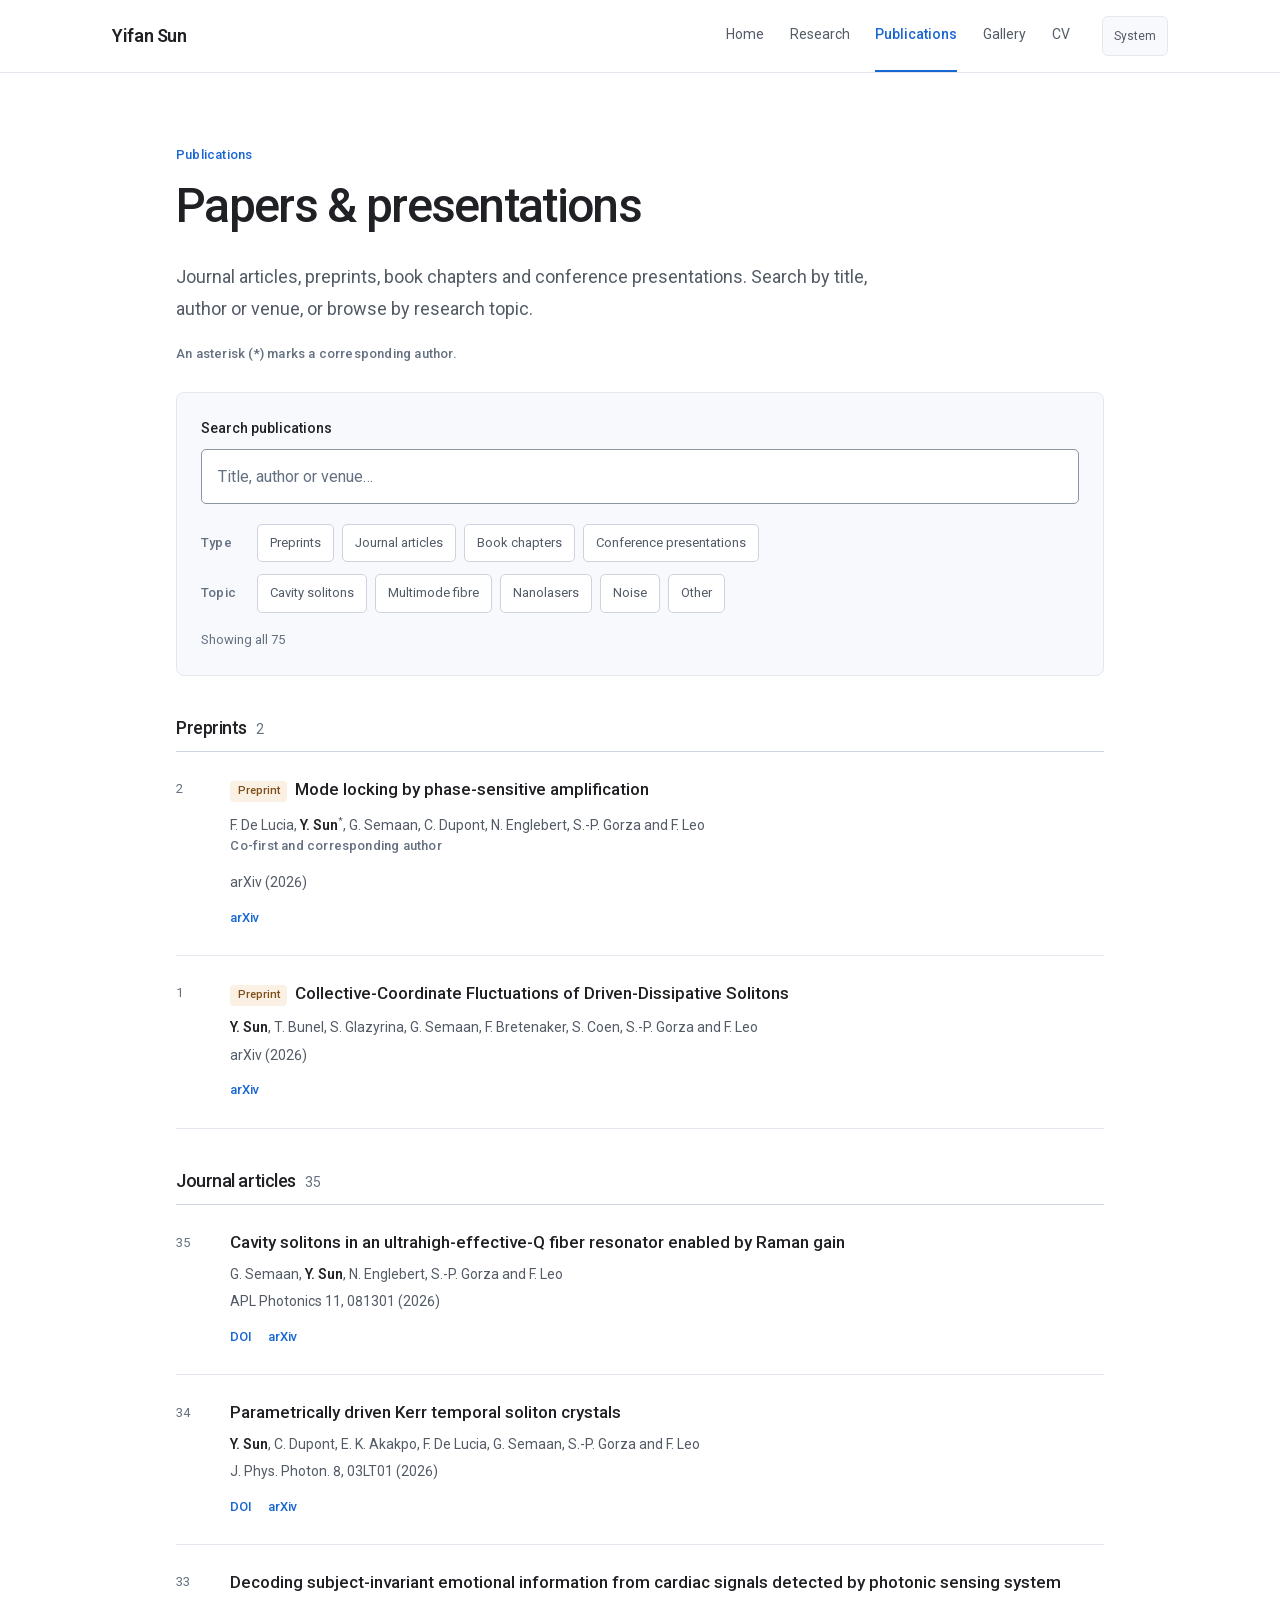
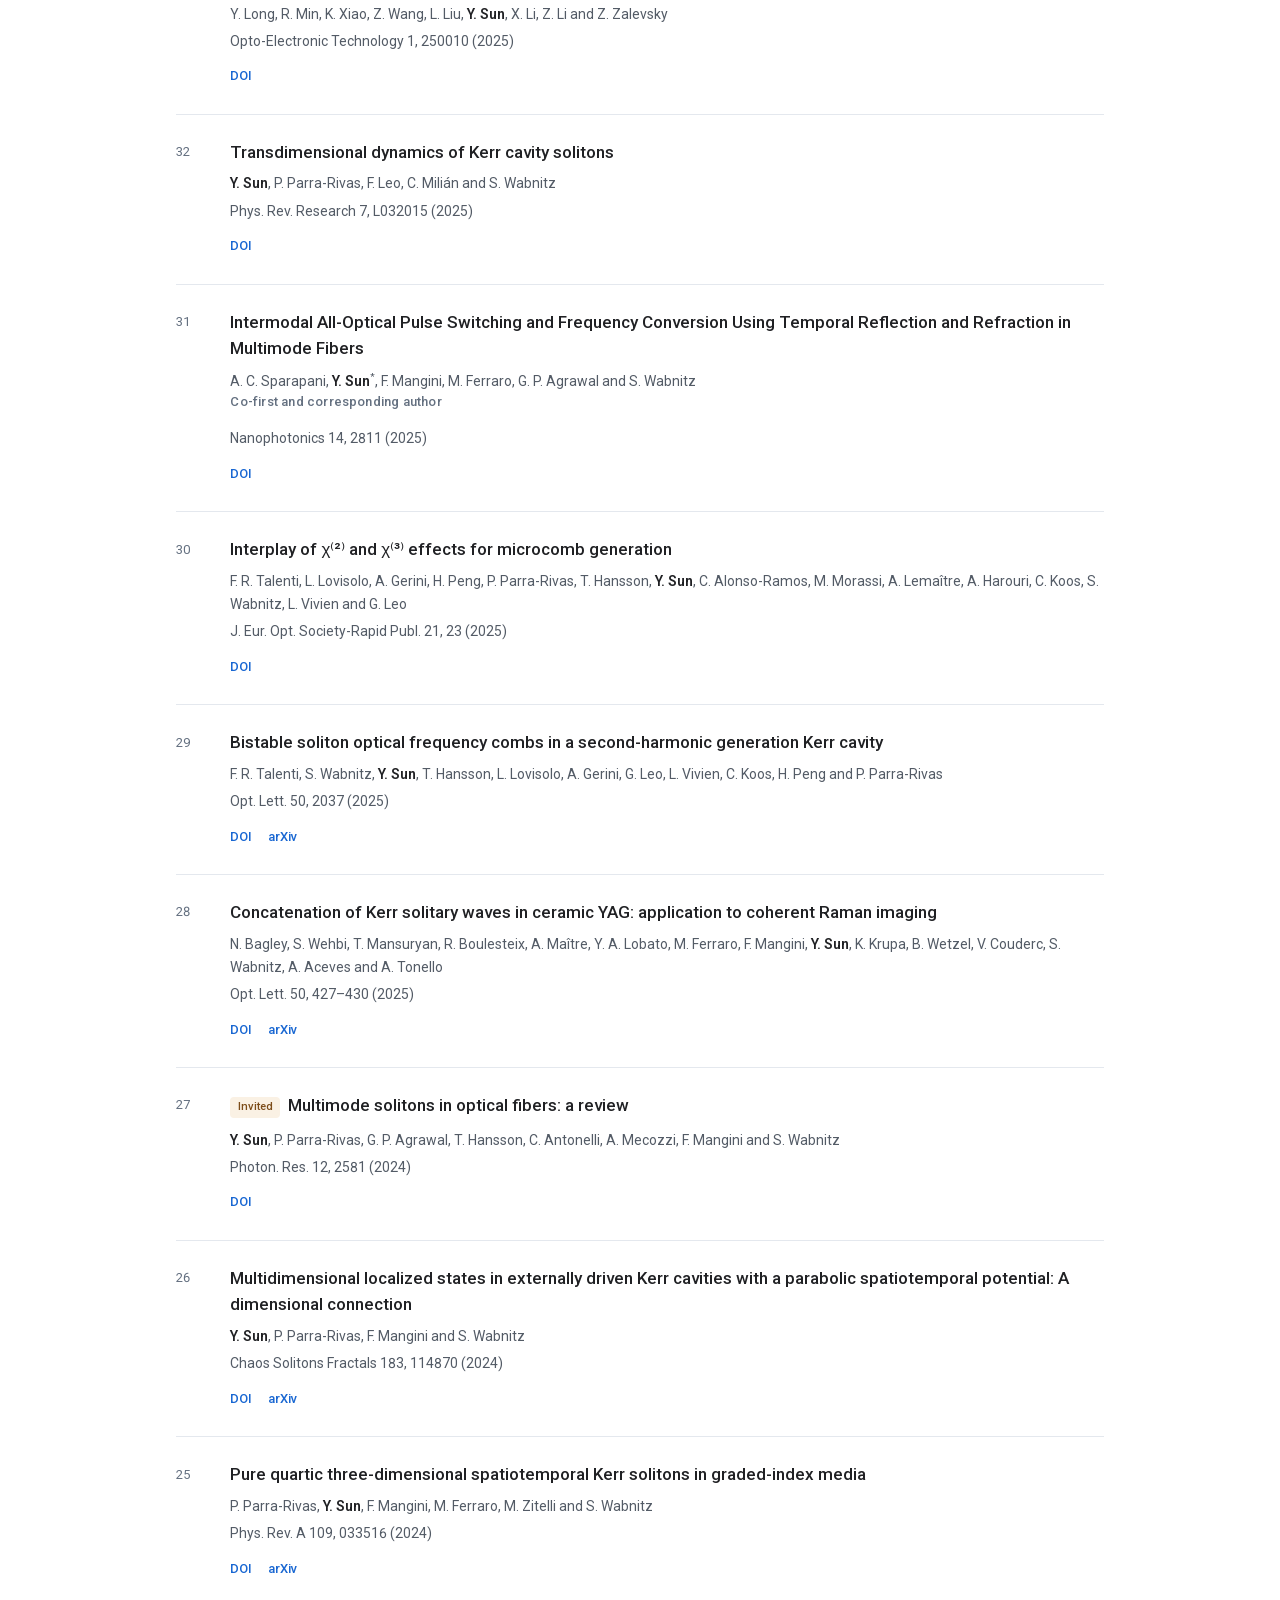
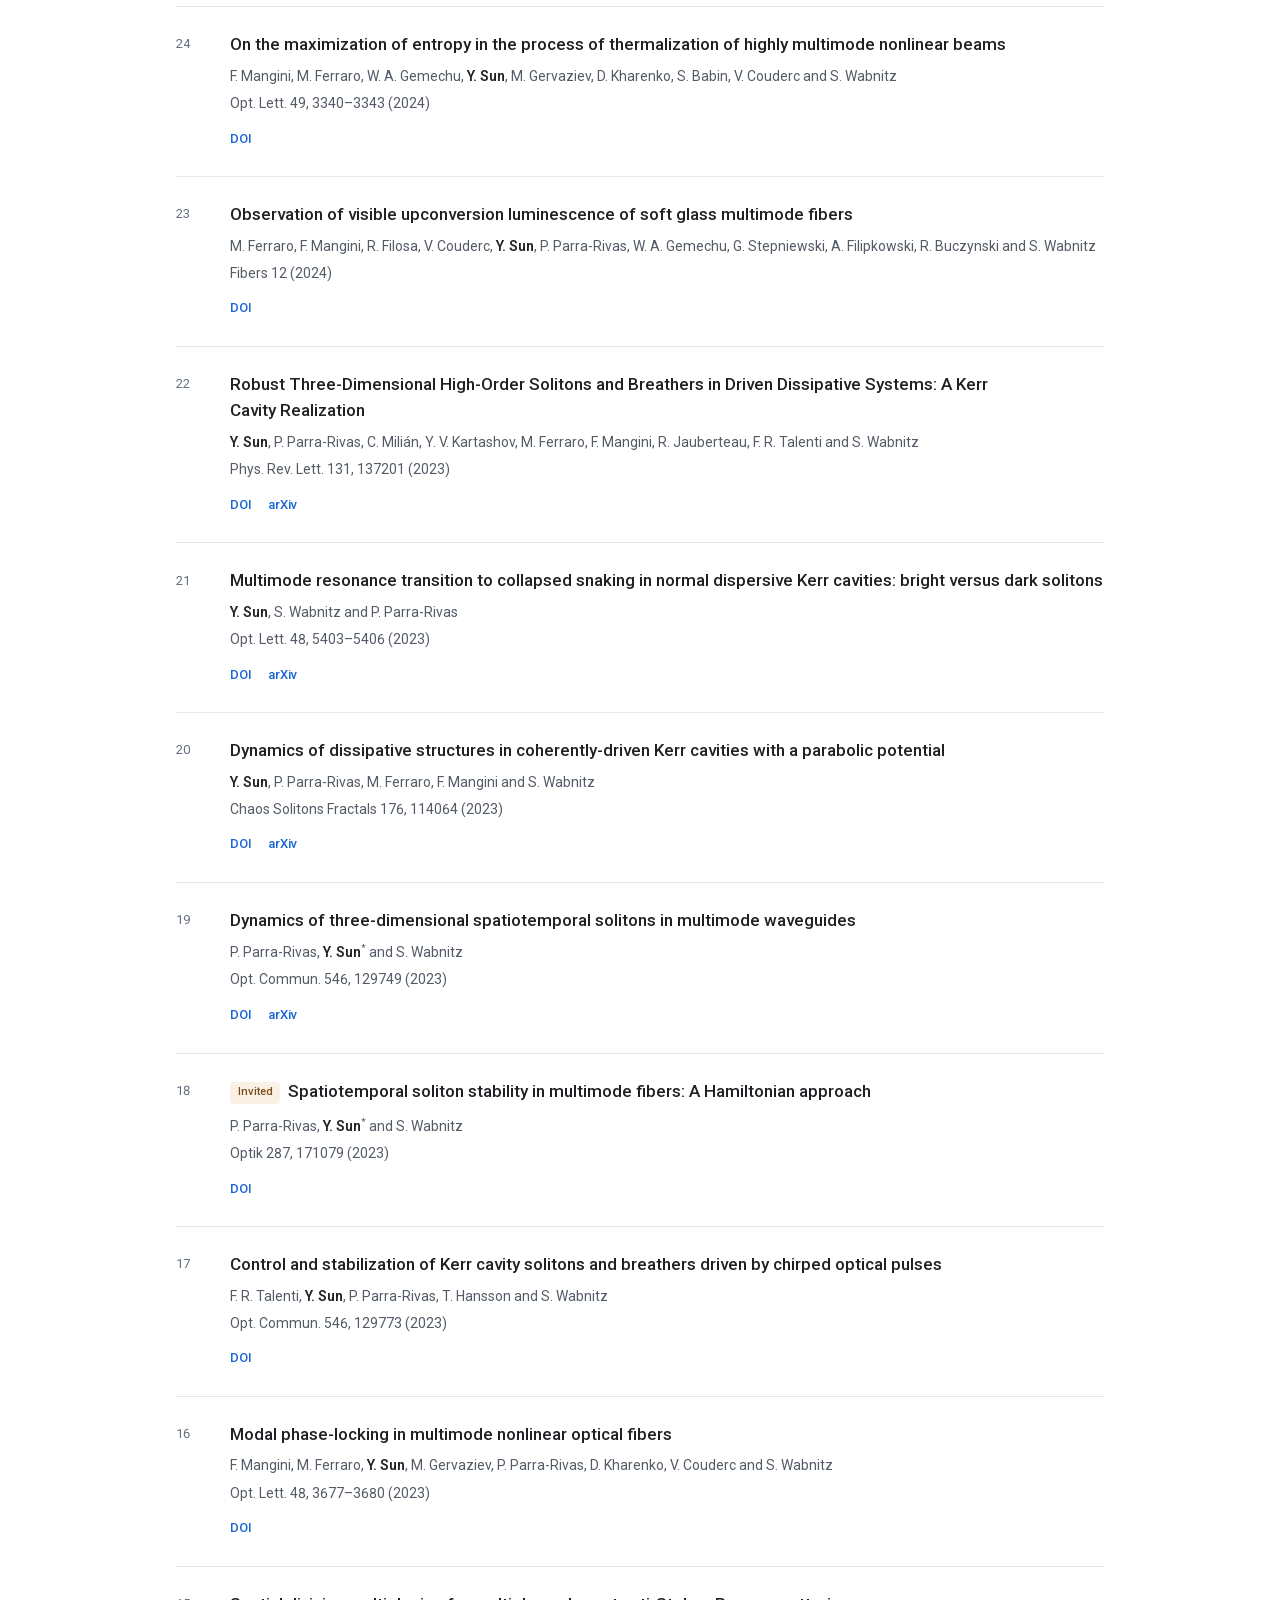
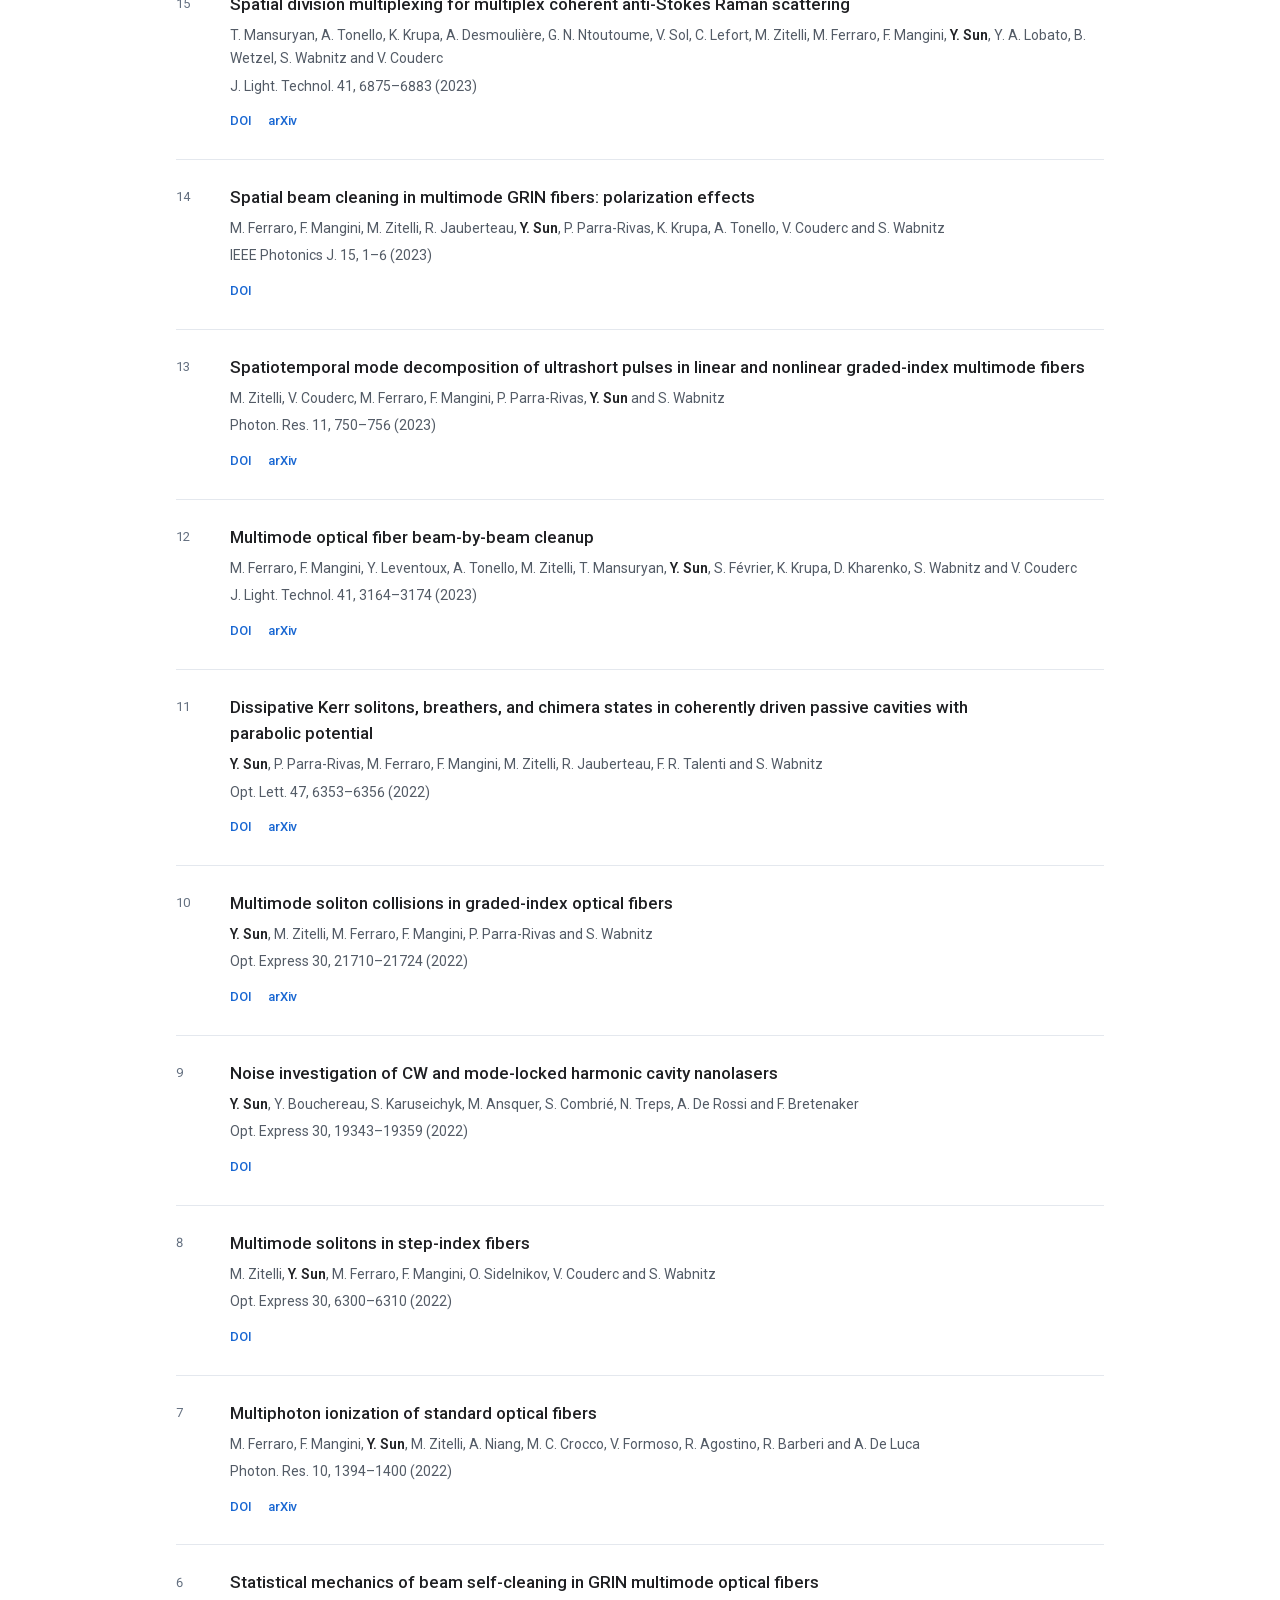
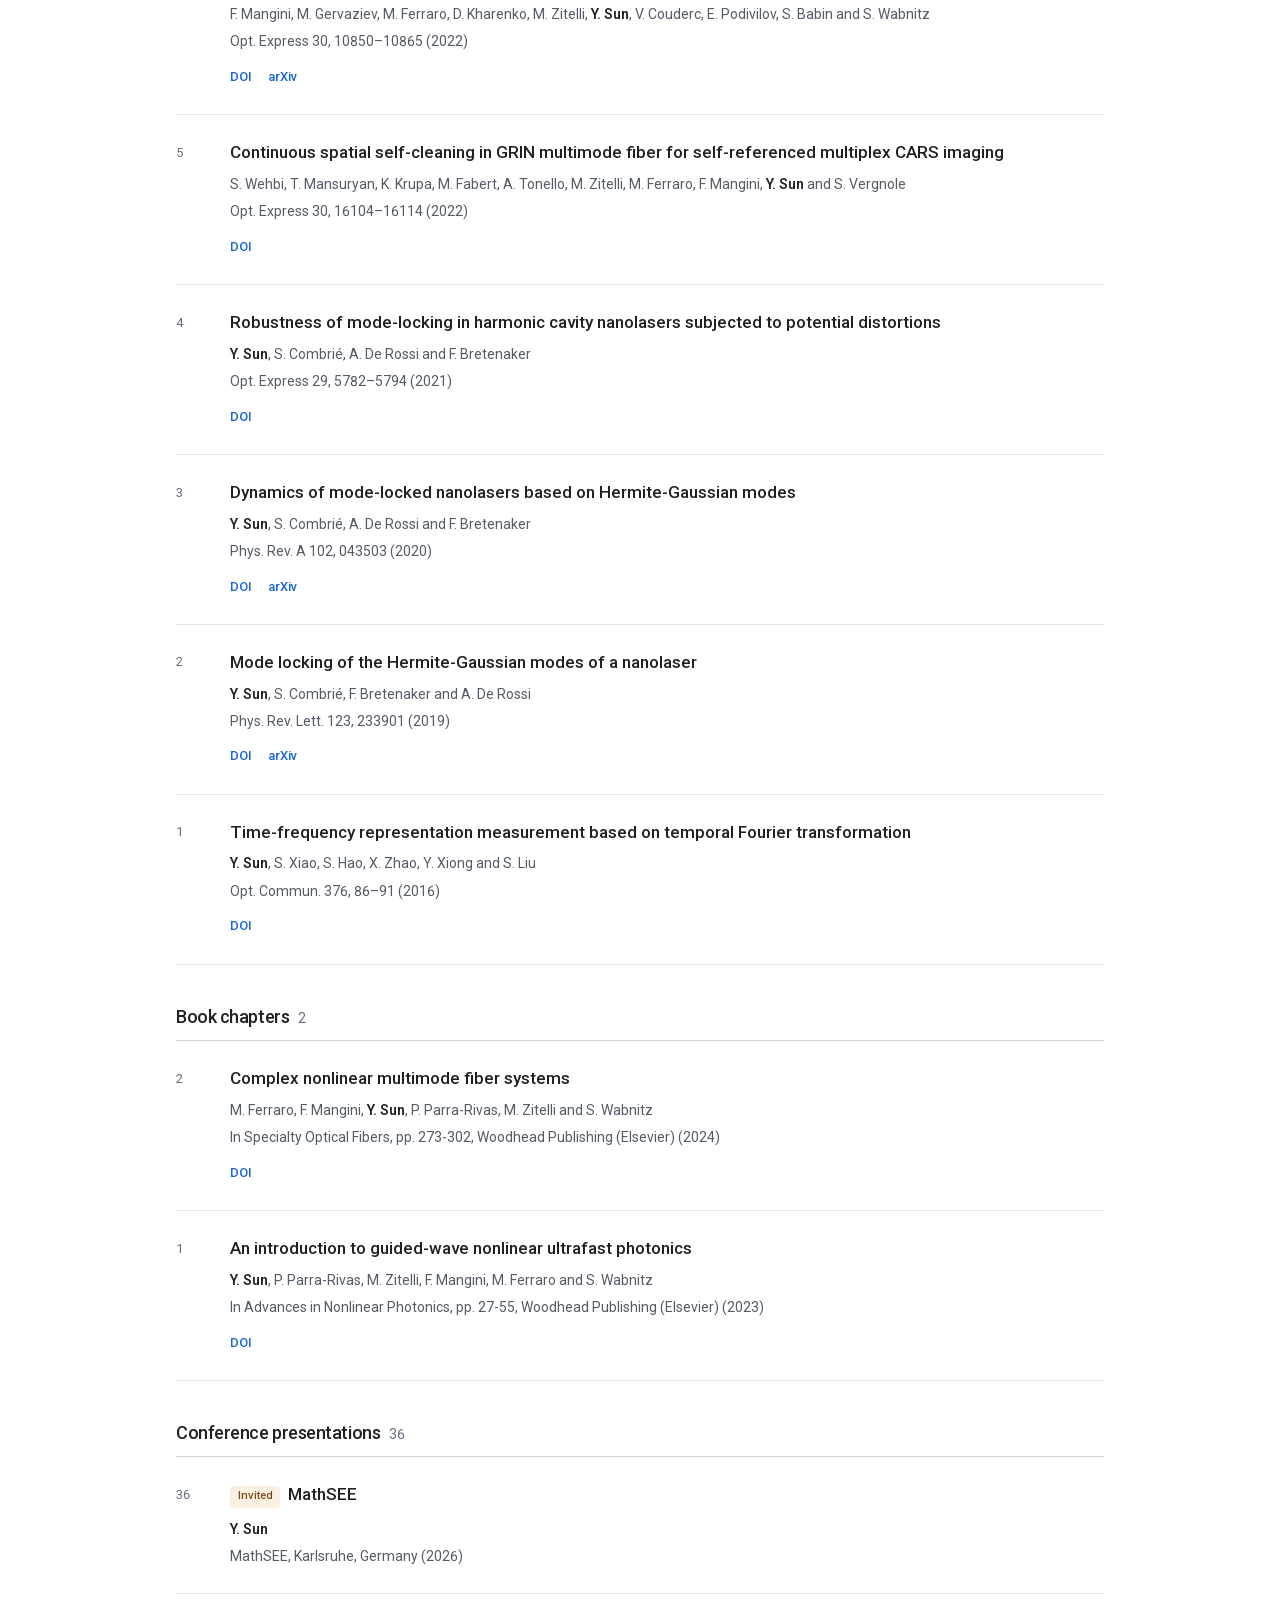
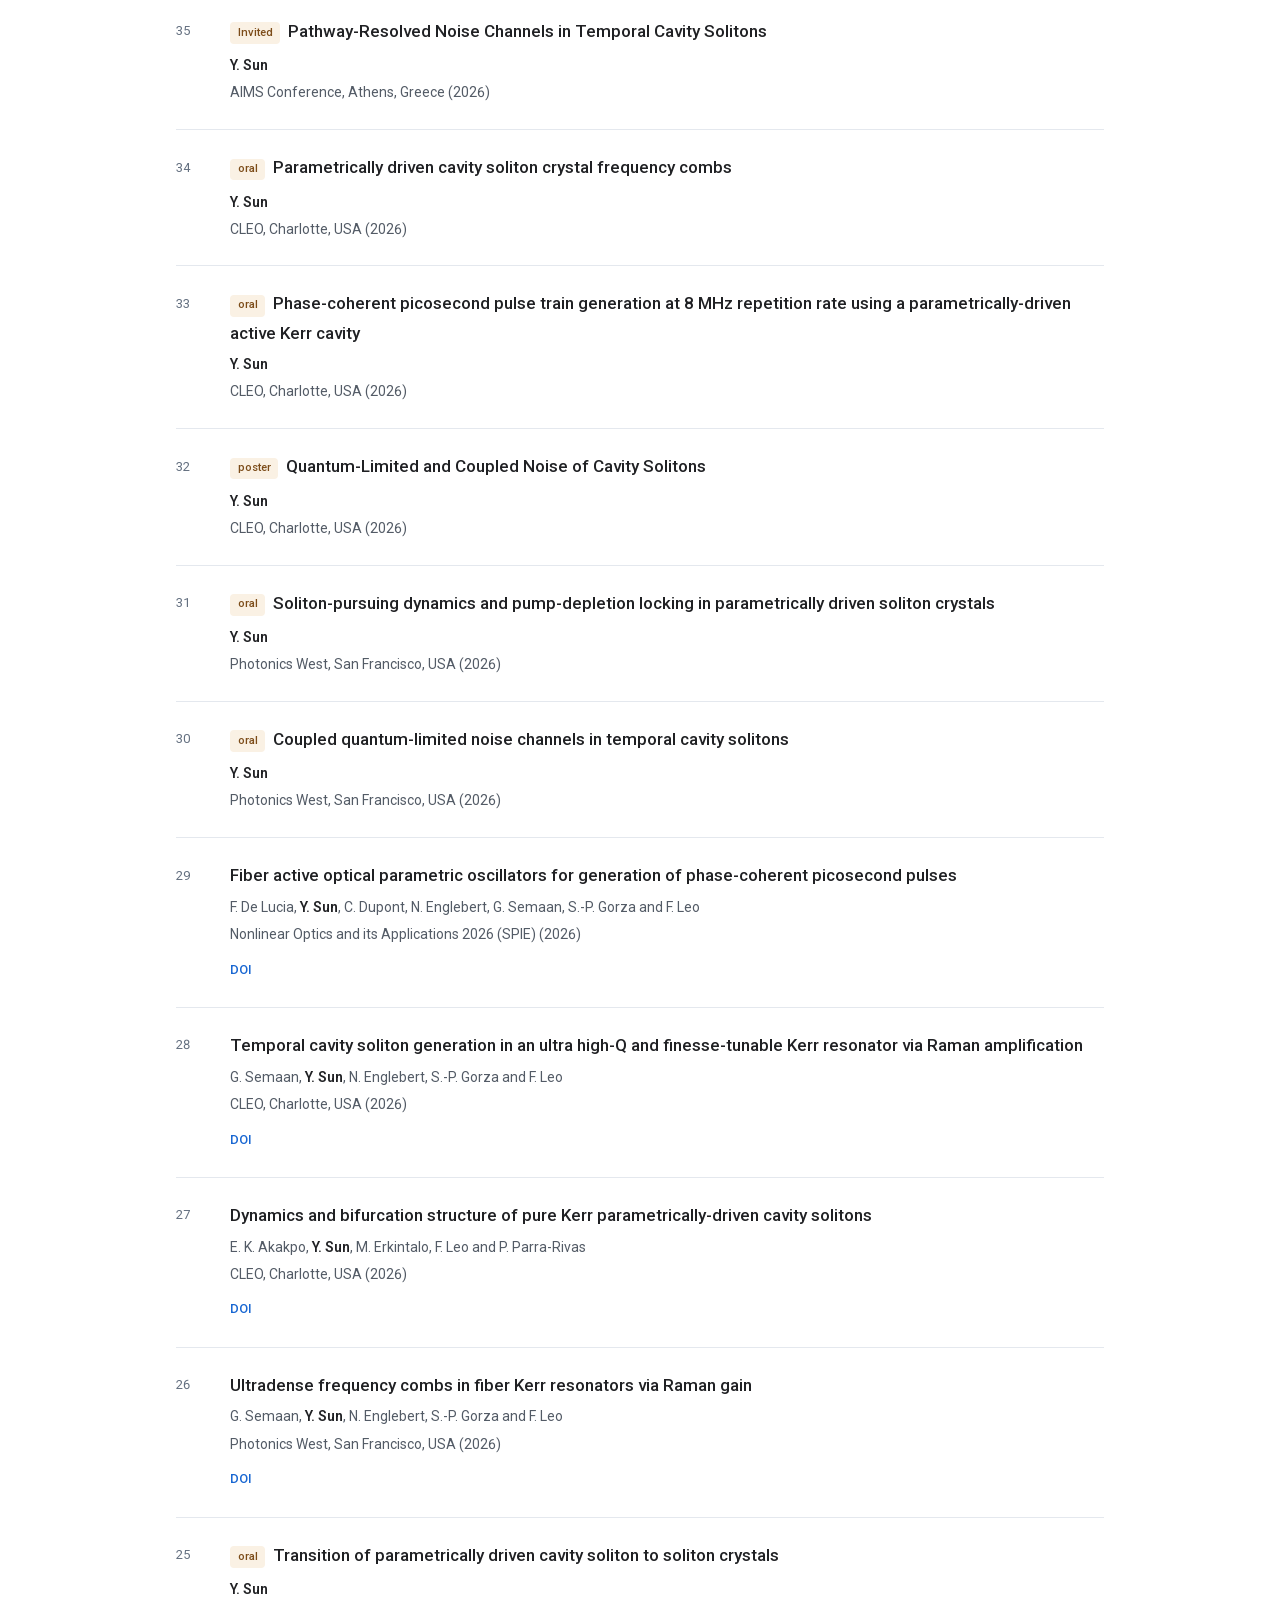
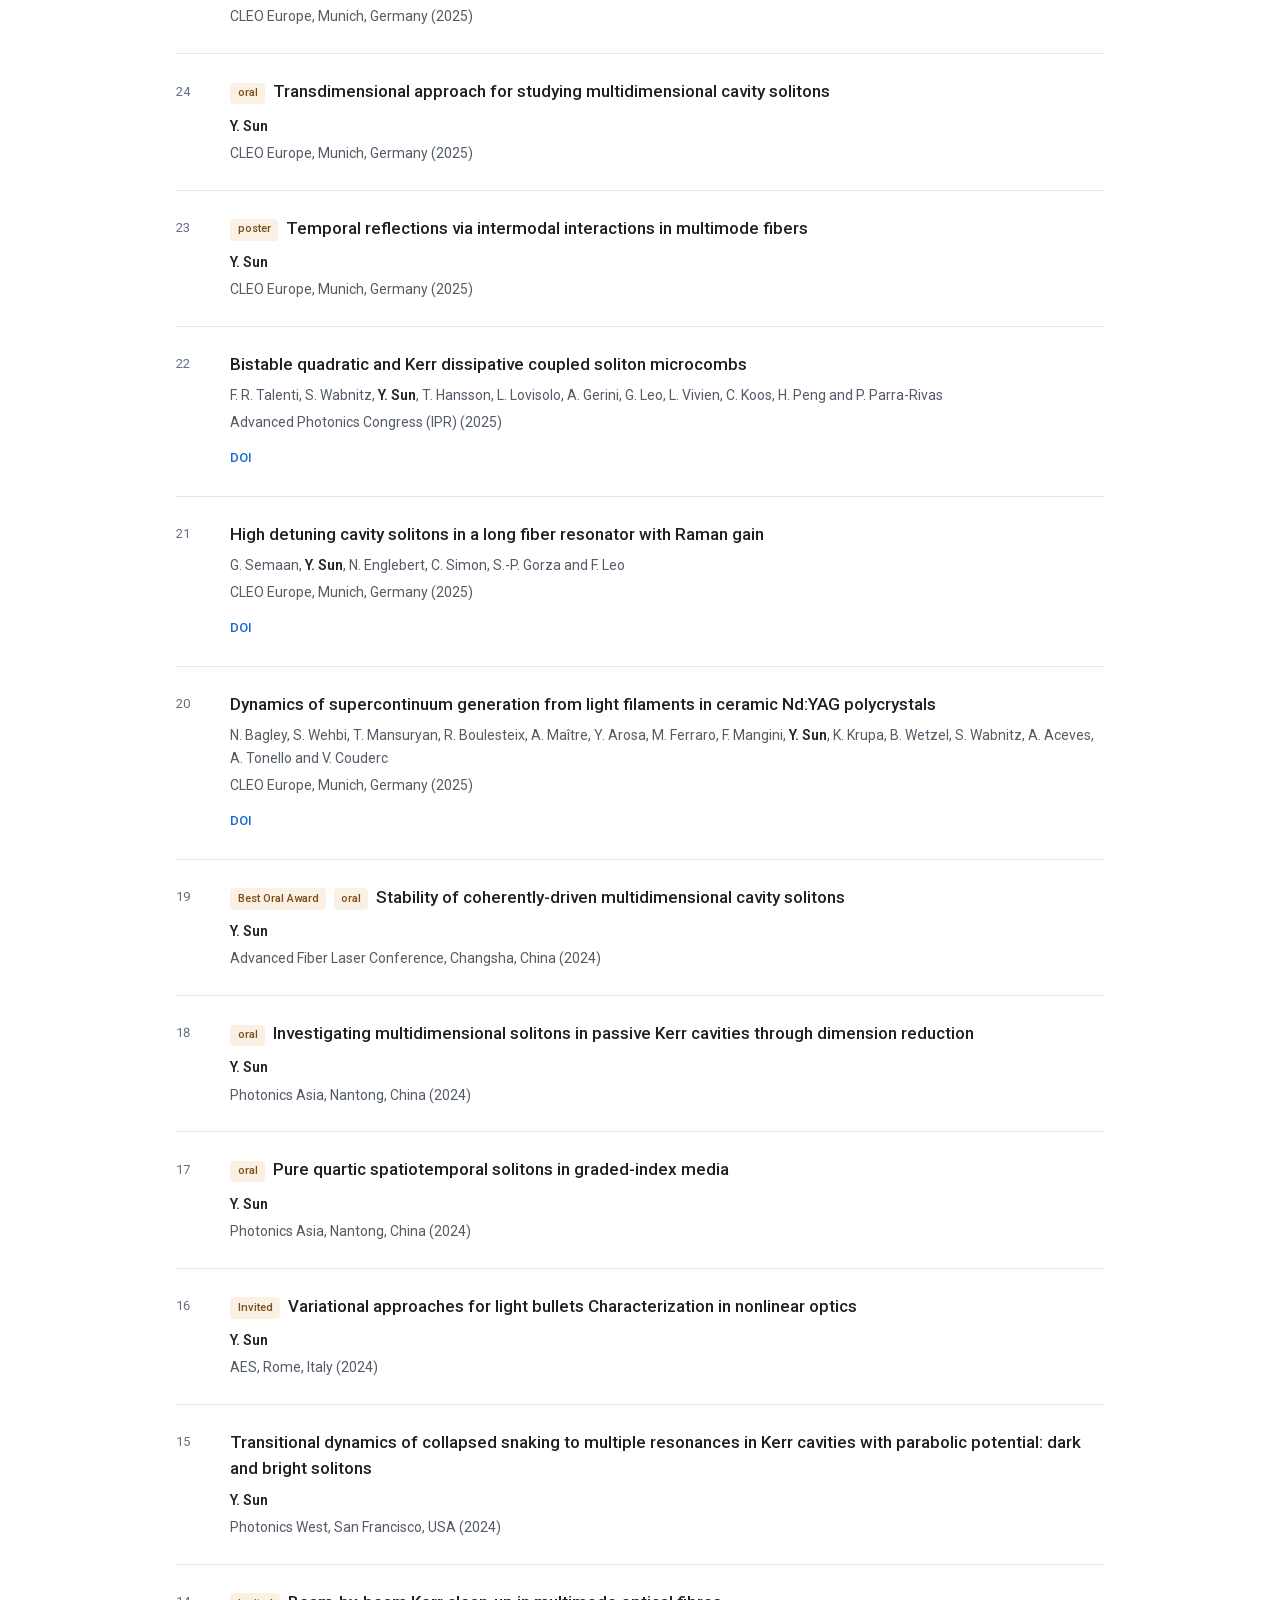
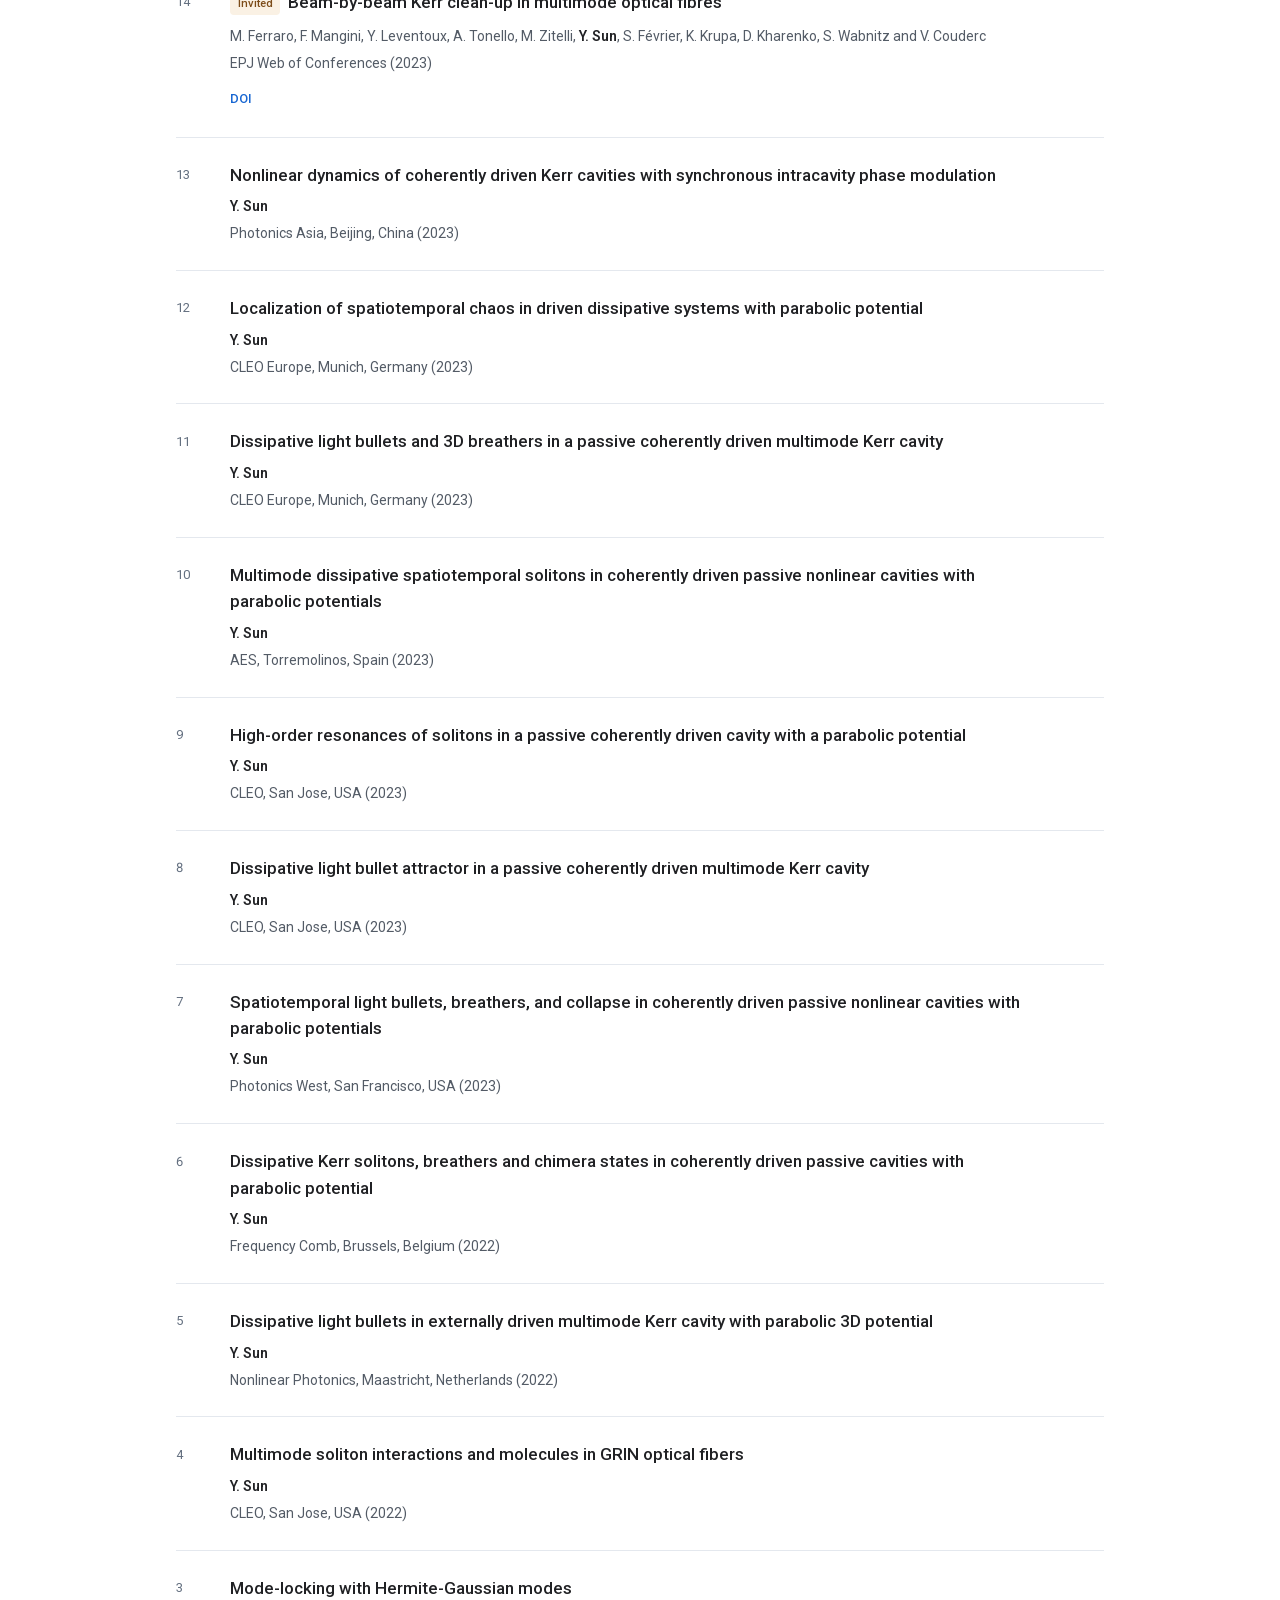
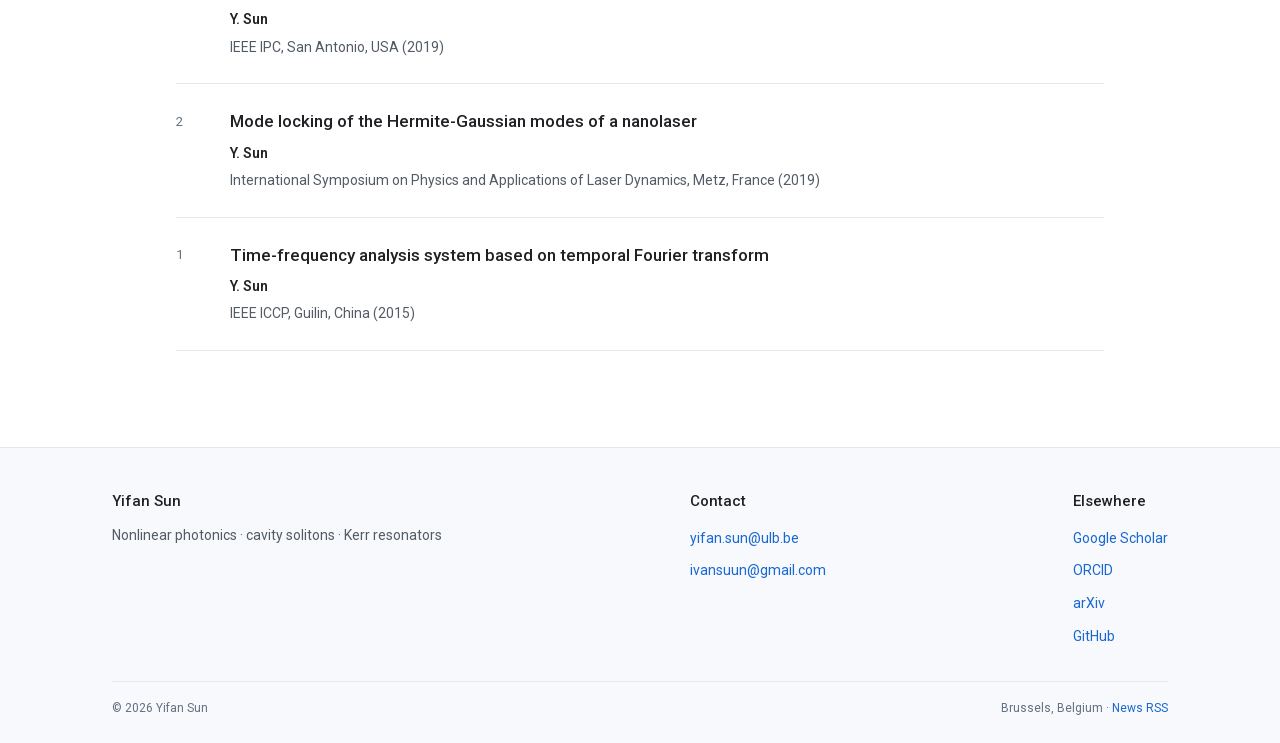
<file: publications/index.html>
<!doctype html>
<html lang="en">
<head>
<meta charset="utf-8">
<meta name="viewport" content="width=device-width, initial-scale=1">
<title>Publications — Yifan Sun | Nonlinear Optics Papers</title>
<meta name="description" content="Papers by Yifan Sun in nonlinear optics and photonics: cavity solitons, Kerr frequency combs, multimode fibre solitons and mode-locked nanolasers.">
<link rel="canonical" href="https://sunoptics.github.io/publications/">
<meta name="author" content="Yifan Sun">
<meta name="theme-color" content="#ffffff">

<!-- Stamp the theme before first paint, or every dark-mode visitor gets a white flash. -->
<script>
(function(){try{var t=localStorage.getItem('theme-choice');if(t==='dark'||t==='light'){document.documentElement.setAttribute('data-theme',t);}
var d=t==='dark'||(t!=='light'&&window.matchMedia('(prefers-color-scheme: dark)').matches);
var m=document.querySelector('meta[name="theme-color"]');if(m)m.setAttribute('content',d?'#15181d':'#ffffff');}catch(e){}})();
</script>

<link rel="preload" href="/assets/fonts/roboto-var.woff2" as="font" type="font/woff2" crossorigin>
<link rel="stylesheet" href="/assets/css/fonts.css?v=db969376">
<link rel="stylesheet" href="/assets/css/site.css?v=69e48b1d">
<link rel="icon" href="/assets/img/favicon.svg" type="image/svg+xml">
<link rel="alternate" type="application/rss+xml" title="Yifan Sun — news" href="/feed.xml">

<meta property="og:type" content="website">
<meta property="og:site_name" content="Yifan Sun">
<meta property="og:locale" content="en_GB">
<meta property="og:url" content="https://sunoptics.github.io/publications/">
<meta property="og:title" content="Publications — Yifan Sun | Nonlinear Optics Papers">
<meta property="og:description" content="Papers by Yifan Sun in nonlinear optics and photonics: cavity solitons, Kerr frequency combs, multimode fibre solitons and mode-locked nanolasers.">
<meta property="og:image" content="https://sunoptics.github.io/assets/img/banners/home.png">
<meta name="twitter:card" content="summary_large_image">
<meta name="twitter:title" content="Publications — Yifan Sun | Nonlinear Optics Papers">
<meta name="twitter:description" content="Papers by Yifan Sun in nonlinear optics and photonics: cavity solitons, Kerr frequency combs, multimode fibre solitons and mode-locked nanolasers.">
<meta name="twitter:image" content="https://sunoptics.github.io/assets/img/banners/home.png">

<script type="application/ld+json">{"@context":"https://schema.org","@graph":[{"@type":"Person","@id":"https://sunoptics.github.io/#person","name":"Yifan Sun","givenName":"Yifan","familyName":"Sun","jobTitle":"Postdoctoral Researcher","description":"I am a postdoctoral researcher at OPERA-Photonique, Université libre de Bruxelles, working on cavity solitons, frequency combs and noise in nonlinear optical resonators.","url":"https://sunoptics.github.io/","email":"mailto:yifan.sun@ulb.be","affiliation":{"@type":"Organization","name":"OPERA-Photonique, Université libre de Bruxelles"},"knowsAbout":["Nonlinear optics","Cavity solitons","Kerr frequency combs","Multimode optical fibers","Dissipative solitons","Lugiato-Lefever equation","Photonics"],"sameAs":["https://scholar.google.com/citations?user=Bt99tw4AAAAJ","https://orcid.org/0000-0003-0676-8259","https://arxiv.org/a/0000-0003-0676-8259","https://github.com/SunOptics"]},{"@type":"WebSite","@id":"https://sunoptics.github.io/#website","url":"https://sunoptics.github.io/","name":"Yifan Sun","publisher":{"@id":"https://sunoptics.github.io/#person"}},{"@type":"ItemList","name":"Publications of Yifan Sun","itemListElement":[{"@type":"ListItem","position":1,"item":{"@type":"ScholarlyArticle","name":"Mode locking by phase-sensitive amplification","author":[{"@type":"Person","name":"F. De Lucia"},{"@type":"Person","name":"Y. Sun"},{"@type":"Person","name":"G. Semaan"},{"@type":"Person","name":"C. Dupont"},{"@type":"Person","name":"N. Englebert"},{"@type":"Person","name":"S.-P. Gorza"},{"@type":"Person","name":"F. Leo"}],"datePublished":"2026","isPartOf":"arXiv"}},{"@type":"ListItem","position":2,"item":{"@type":"ScholarlyArticle","name":"Collective-Coordinate Fluctuations of Driven-Dissipative Solitons","author":[{"@type":"Person","name":"Y. Sun"},{"@type":"Person","name":"T. Bunel"},{"@type":"Person","name":"S. Glazyrina"},{"@type":"Person","name":"G. Semaan"},{"@type":"Person","name":"F. Bretenaker"},{"@type":"Person","name":"S. Coen"},{"@type":"Person","name":"S.-P. Gorza"},{"@type":"Person","name":"F. Leo"}],"datePublished":"2026","isPartOf":"arXiv"}},{"@type":"ListItem","position":3,"item":{"@type":"ScholarlyArticle","name":"Cavity solitons in an ultrahigh-effective-Q fiber resonator enabled by Raman gain","author":[{"@type":"Person","name":"G. Semaan"},{"@type":"Person","name":"Y. Sun"},{"@type":"Person","name":"N. Englebert"},{"@type":"Person","name":"S.-P. Gorza"},{"@type":"Person","name":"F. Leo"}],"datePublished":"2026","isPartOf":"APL Photonics","sameAs":"https://doi.org/10.1063/5.0340179"}},{"@type":"ListItem","position":4,"item":{"@type":"ScholarlyArticle","name":"Parametrically driven Kerr temporal soliton crystals","author":[{"@type":"Person","name":"Y. Sun"},{"@type":"Person","name":"C. Dupont"},{"@type":"Person","name":"E. K. Akakpo"},{"@type":"Person","name":"F. De Lucia"},{"@type":"Person","name":"G. Semaan"},{"@type":"Person","name":"S.-P. Gorza"},{"@type":"Person","name":"F. Leo"}],"datePublished":"2026","isPartOf":"J. Phys. Photon.","sameAs":"https://doi.org/10.1088/2515-7647/ae79bf"}},{"@type":"ListItem","position":5,"item":{"@type":"ScholarlyArticle","name":"Decoding subject-invariant emotional information from cardiac signals detected by photonic sensing system","author":[{"@type":"Person","name":"Y. Long"},{"@type":"Person","name":"R. Min"},{"@type":"Person","name":"K. Xiao"},{"@type":"Person","name":"Z. Wang"},{"@type":"Person","name":"L. Liu"},{"@type":"Person","name":"Y. Sun"},{"@type":"Person","name":"X. Li"},{"@type":"Person","name":"Z. Li"},{"@type":"Person","name":"Z. Zalevsky"}],"datePublished":"2025","isPartOf":"Opto-Electronic Technology","sameAs":"https://doi.org/10.29026/oet.2025.250010"}},{"@type":"ListItem","position":6,"item":{"@type":"ScholarlyArticle","name":"Transdimensional dynamics of Kerr cavity solitons","author":[{"@type":"Person","name":"Y. Sun"},{"@type":"Person","name":"P. Parra-Rivas"},{"@type":"Person","name":"F. Leo"},{"@type":"Person","name":"C. Milián"},{"@type":"Person","name":"S. Wabnitz"}],"datePublished":"2025","isPartOf":"Phys. Rev. Research","sameAs":"https://doi.org/10.1103/k54w-s7lg"}},{"@type":"ListItem","position":7,"item":{"@type":"ScholarlyArticle","name":"Intermodal All-Optical Pulse Switching and Frequency Conversion Using Temporal Reflection and Refraction in Multimode Fibers","author":[{"@type":"Person","name":"A. C. Sparapani"},{"@type":"Person","name":"Y. Sun"},{"@type":"Person","name":"F. Mangini"},{"@type":"Person","name":"M. Ferraro"},{"@type":"Person","name":"G. P. Agrawal"},{"@type":"Person","name":"S. Wabnitz"}],"datePublished":"2025","isPartOf":"Nanophotonics","sameAs":"https://doi.org/10.1515/nanoph-2024-0653"}},{"@type":"ListItem","position":8,"item":{"@type":"ScholarlyArticle","name":"Interplay of χ⁽²⁾ and χ⁽³⁾ effects for microcomb generation","author":[{"@type":"Person","name":"F. R. Talenti"},{"@type":"Person","name":"L. Lovisolo"},{"@type":"Person","name":"A. Gerini"},{"@type":"Person","name":"H. Peng"},{"@type":"Person","name":"P. Parra-Rivas"},{"@type":"Person","name":"T. Hansson"},{"@type":"Person","name":"Y. Sun"},{"@type":"Person","name":"C. Alonso-Ramos"},{"@type":"Person","name":"M. Morassi"},{"@type":"Person","name":"A. Lemaître"},{"@type":"Person","name":"A. Harouri"},{"@type":"Person","name":"C. Koos"},{"@type":"Person","name":"S. Wabnitz"},{"@type":"Person","name":"L. Vivien"},{"@type":"Person","name":"G. Leo"}],"datePublished":"2025","isPartOf":"J. Eur. Opt. Society-Rapid Publ.","sameAs":"https://doi.org/10.1051/jeos/2025018"}},{"@type":"ListItem","position":9,"item":{"@type":"ScholarlyArticle","name":"Bistable soliton optical frequency combs in a second-harmonic generation Kerr cavity","author":[{"@type":"Person","name":"F. R. Talenti"},{"@type":"Person","name":"S. Wabnitz"},{"@type":"Person","name":"Y. Sun"},{"@type":"Person","name":"T. Hansson"},{"@type":"Person","name":"L. Lovisolo"},{"@type":"Person","name":"A. Gerini"},{"@type":"Person","name":"G. Leo"},{"@type":"Person","name":"L. Vivien"},{"@type":"Person","name":"C. Koos"},{"@type":"Person","name":"H. Peng"},{"@type":"Person","name":"P. Parra-Rivas"}],"datePublished":"2025","isPartOf":"Opt. Lett.","sameAs":"https://doi.org/10.1364/OL.551383"}},{"@type":"ListItem","position":10,"item":{"@type":"ScholarlyArticle","name":"Concatenation of Kerr solitary waves in ceramic YAG: application to coherent Raman imaging","author":[{"@type":"Person","name":"N. Bagley"},{"@type":"Person","name":"S. Wehbi"},{"@type":"Person","name":"T. Mansuryan"},{"@type":"Person","name":"R. Boulesteix"},{"@type":"Person","name":"A. Maître"},{"@type":"Person","name":"Y. A. Lobato"},{"@type":"Person","name":"M. Ferraro"},{"@type":"Person","name":"F. Mangini"},{"@type":"Person","name":"Y. Sun"},{"@type":"Person","name":"K. Krupa"},{"@type":"Person","name":"B. Wetzel"},{"@type":"Person","name":"V. Couderc"},{"@type":"Person","name":"S. Wabnitz"},{"@type":"Person","name":"A. Aceves"},{"@type":"Person","name":"A. Tonello"}],"datePublished":"2025","isPartOf":"Opt. Lett.","sameAs":"https://doi.org/10.1364/OL.543232"}},{"@type":"ListItem","position":11,"item":{"@type":"ScholarlyArticle","name":"Multimode solitons in optical fibers: a review","author":[{"@type":"Person","name":"Y. Sun"},{"@type":"Person","name":"P. Parra-Rivas"},{"@type":"Person","name":"G. P. Agrawal"},{"@type":"Person","name":"T. Hansson"},{"@type":"Person","name":"C. Antonelli"},{"@type":"Person","name":"A. Mecozzi"},{"@type":"Person","name":"F. Mangini"},{"@type":"Person","name":"S. Wabnitz"}],"datePublished":"2024","isPartOf":"Photon. Res.","sameAs":"https://doi.org/10.1364/PRJ.531393"}},{"@type":"ListItem","position":12,"item":{"@type":"ScholarlyArticle","name":"Multidimensional localized states in externally driven Kerr cavities with a parabolic spatiotemporal potential: A dimensional connection","author":[{"@type":"Person","name":"Y. Sun"},{"@type":"Person","name":"P. Parra-Rivas"},{"@type":"Person","name":"F. Mangini"},{"@type":"Person","name":"S. Wabnitz"}],"datePublished":"2024","isPartOf":"Chaos Solitons Fractals","sameAs":"https://doi.org/10.1016/j.chaos.2024.114870"}},{"@type":"ListItem","position":13,"item":{"@type":"ScholarlyArticle","name":"Pure quartic three-dimensional spatiotemporal Kerr solitons in graded-index media","author":[{"@type":"Person","name":"P. Parra-Rivas"},{"@type":"Person","name":"Y. Sun"},{"@type":"Person","name":"F. Mangini"},{"@type":"Person","name":"M. Ferraro"},{"@type":"Person","name":"M. Zitelli"},{"@type":"Person","name":"S. Wabnitz"}],"datePublished":"2024","isPartOf":"Phys. Rev. A","sameAs":"https://doi.org/10.1103/PhysRevA.109.033516"}},{"@type":"ListItem","position":14,"item":{"@type":"ScholarlyArticle","name":"On the maximization of entropy in the process of thermalization of highly multimode nonlinear beams","author":[{"@type":"Person","name":"F. Mangini"},{"@type":"Person","name":"M. Ferraro"},{"@type":"Person","name":"W. A. Gemechu"},{"@type":"Person","name":"Y. Sun"},{"@type":"Person","name":"M. Gervaziev"},{"@type":"Person","name":"D. Kharenko"},{"@type":"Person","name":"S. Babin"},{"@type":"Person","name":"V. Couderc"},{"@type":"Person","name":"S. Wabnitz"}],"datePublished":"2024","isPartOf":"Opt. Lett.","sameAs":"https://doi.org/10.1364/OL.521563"}},{"@type":"ListItem","position":15,"item":{"@type":"ScholarlyArticle","name":"Observation of visible upconversion luminescence of soft glass multimode fibers","author":[{"@type":"Person","name":"M. Ferraro"},{"@type":"Person","name":"F. Mangini"},{"@type":"Person","name":"R. Filosa"},{"@type":"Person","name":"V. Couderc"},{"@type":"Person","name":"Y. Sun"},{"@type":"Person","name":"P. Parra-Rivas"},{"@type":"Person","name":"W. A. Gemechu"},{"@type":"Person","name":"G. Stepniewski"},{"@type":"Person","name":"A. Filipkowski"},{"@type":"Person","name":"R. Buczynski"},{"@type":"Person","name":"S. Wabnitz"}],"datePublished":"2024","isPartOf":"Fibers","sameAs":"https://doi.org/10.3390/fib12020015"}},{"@type":"ListItem","position":16,"item":{"@type":"ScholarlyArticle","name":"Robust Three-Dimensional High-Order Solitons and Breathers in Driven Dissipative Systems: A Kerr Cavity Realization","author":[{"@type":"Person","name":"Y. Sun"},{"@type":"Person","name":"P. Parra-Rivas"},{"@type":"Person","name":"C. Milián"},{"@type":"Person","name":"Y. V. Kartashov"},{"@type":"Person","name":"M. Ferraro"},{"@type":"Person","name":"F. Mangini"},{"@type":"Person","name":"R. Jauberteau"},{"@type":"Person","name":"F. R. Talenti"},{"@type":"Person","name":"S. Wabnitz"}],"datePublished":"2023","isPartOf":"Phys. Rev. Lett.","sameAs":"https://doi.org/10.1103/PhysRevLett.131.137201"}},{"@type":"ListItem","position":17,"item":{"@type":"ScholarlyArticle","name":"Multimode resonance transition to collapsed snaking in normal dispersive Kerr cavities: bright versus dark solitons","author":[{"@type":"Person","name":"Y. Sun"},{"@type":"Person","name":"S. Wabnitz"},{"@type":"Person","name":"P. Parra-Rivas"}],"datePublished":"2023","isPartOf":"Opt. Lett.","sameAs":"https://doi.org/10.1364/OL.499907"}},{"@type":"ListItem","position":18,"item":{"@type":"ScholarlyArticle","name":"Dynamics of dissipative structures in coherently-driven Kerr cavities with a parabolic potential","author":[{"@type":"Person","name":"Y. Sun"},{"@type":"Person","name":"P. Parra-Rivas"},{"@type":"Person","name":"M. Ferraro"},{"@type":"Person","name":"F. Mangini"},{"@type":"Person","name":"S. Wabnitz"}],"datePublished":"2023","isPartOf":"Chaos Solitons Fractals","sameAs":"https://doi.org/10.1016/j.chaos.2023.114064"}},{"@type":"ListItem","position":19,"item":{"@type":"ScholarlyArticle","name":"Dynamics of three-dimensional spatiotemporal solitons in multimode waveguides","author":[{"@type":"Person","name":"P. Parra-Rivas"},{"@type":"Person","name":"Y. Sun"},{"@type":"Person","name":"S. Wabnitz"}],"datePublished":"2023","isPartOf":"Opt. Commun.","sameAs":"https://doi.org/10.1016/j.optcom.2023.129749"}},{"@type":"ListItem","position":20,"item":{"@type":"ScholarlyArticle","name":"Spatiotemporal soliton stability in multimode fibers: A Hamiltonian approach","author":[{"@type":"Person","name":"P. Parra-Rivas"},{"@type":"Person","name":"Y. Sun"},{"@type":"Person","name":"S. Wabnitz"}],"datePublished":"2023","isPartOf":"Optik","sameAs":"https://doi.org/10.1016/j.ijleo.2023.171079"}},{"@type":"ListItem","position":21,"item":{"@type":"ScholarlyArticle","name":"Control and stabilization of Kerr cavity solitons and breathers driven by chirped optical pulses","author":[{"@type":"Person","name":"F. R. Talenti"},{"@type":"Person","name":"Y. Sun"},{"@type":"Person","name":"P. Parra-Rivas"},{"@type":"Person","name":"T. Hansson"},{"@type":"Person","name":"S. Wabnitz"}],"datePublished":"2023","isPartOf":"Opt. Commun.","sameAs":"https://doi.org/10.1016/j.optcom.2023.129773"}},{"@type":"ListItem","position":22,"item":{"@type":"ScholarlyArticle","name":"Modal phase-locking in multimode nonlinear optical fibers","author":[{"@type":"Person","name":"F. Mangini"},{"@type":"Person","name":"M. Ferraro"},{"@type":"Person","name":"Y. Sun"},{"@type":"Person","name":"M. Gervaziev"},{"@type":"Person","name":"P. Parra-Rivas"},{"@type":"Person","name":"D. Kharenko"},{"@type":"Person","name":"V. Couderc"},{"@type":"Person","name":"S. Wabnitz"}],"datePublished":"2023","isPartOf":"Opt. Lett.","sameAs":"https://doi.org/10.1364/OL.494543"}},{"@type":"ListItem","position":23,"item":{"@type":"ScholarlyArticle","name":"Spatial division multiplexing for multiplex coherent anti-Stokes Raman scattering","author":[{"@type":"Person","name":"T. Mansuryan"},{"@type":"Person","name":"A. Tonello"},{"@type":"Person","name":"K. Krupa"},{"@type":"Person","name":"A. Desmoulière"},{"@type":"Person","name":"G. N. Ntoutoume"},{"@type":"Person","name":"V. Sol"},{"@type":"Person","name":"C. Lefort"},{"@type":"Person","name":"M. Zitelli"},{"@type":"Person","name":"M. Ferraro"},{"@type":"Person","name":"F. Mangini"},{"@type":"Person","name":"Y. Sun"},{"@type":"Person","name":"Y. A. Lobato"},{"@type":"Person","name":"B. Wetzel"},{"@type":"Person","name":"S. Wabnitz"},{"@type":"Person","name":"V. Couderc"}],"datePublished":"2023","isPartOf":"J. Light. Technol.","sameAs":"https://doi.org/10.1109/JLT.2023.3297277"}},{"@type":"ListItem","position":24,"item":{"@type":"ScholarlyArticle","name":"Spatial beam cleaning in multimode GRIN fibers: polarization effects","author":[{"@type":"Person","name":"M. Ferraro"},{"@type":"Person","name":"F. Mangini"},{"@type":"Person","name":"M. Zitelli"},{"@type":"Person","name":"R. Jauberteau"},{"@type":"Person","name":"Y. Sun"},{"@type":"Person","name":"P. Parra-Rivas"},{"@type":"Person","name":"K. Krupa"},{"@type":"Person","name":"A. Tonello"},{"@type":"Person","name":"V. Couderc"},{"@type":"Person","name":"S. Wabnitz"}],"datePublished":"2023","isPartOf":"IEEE Photonics J.","sameAs":"https://doi.org/10.1109/JPHOT.2023.3318266"}},{"@type":"ListItem","position":25,"item":{"@type":"ScholarlyArticle","name":"Spatiotemporal mode decomposition of ultrashort pulses in linear and nonlinear graded-index multimode fibers","author":[{"@type":"Person","name":"M. Zitelli"},{"@type":"Person","name":"V. Couderc"},{"@type":"Person","name":"M. Ferraro"},{"@type":"Person","name":"F. Mangini"},{"@type":"Person","name":"P. Parra-Rivas"},{"@type":"Person","name":"Y. Sun"},{"@type":"Person","name":"S. Wabnitz"}],"datePublished":"2023","isPartOf":"Photon. Res.","sameAs":"https://doi.org/10.1364/PRJ.484271"}},{"@type":"ListItem","position":26,"item":{"@type":"ScholarlyArticle","name":"Multimode optical fiber beam-by-beam cleanup","author":[{"@type":"Person","name":"M. Ferraro"},{"@type":"Person","name":"F. Mangini"},{"@type":"Person","name":"Y. Leventoux"},{"@type":"Person","name":"A. Tonello"},{"@type":"Person","name":"M. Zitelli"},{"@type":"Person","name":"T. Mansuryan"},{"@type":"Person","name":"Y. Sun"},{"@type":"Person","name":"S. Février"},{"@type":"Person","name":"K. Krupa"},{"@type":"Person","name":"D. Kharenko"},{"@type":"Person","name":"S. Wabnitz"},{"@type":"Person","name":"V. Couderc"}],"datePublished":"2023","isPartOf":"J. Light. Technol.","sameAs":"https://doi.org/10.1109/JLT.2023.3239385"}},{"@type":"ListItem","position":27,"item":{"@type":"ScholarlyArticle","name":"Dissipative Kerr solitons, breathers, and chimera states in coherently driven passive cavities with parabolic potential","author":[{"@type":"Person","name":"Y. Sun"},{"@type":"Person","name":"P. Parra-Rivas"},{"@type":"Person","name":"M. Ferraro"},{"@type":"Person","name":"F. Mangini"},{"@type":"Person","name":"M. Zitelli"},{"@type":"Person","name":"R. Jauberteau"},{"@type":"Person","name":"F. R. Talenti"},{"@type":"Person","name":"S. Wabnitz"}],"datePublished":"2022","isPartOf":"Opt. Lett.","sameAs":"https://doi.org/10.1364/OL.472900"}},{"@type":"ListItem","position":28,"item":{"@type":"ScholarlyArticle","name":"Multimode soliton collisions in graded-index optical fibers","author":[{"@type":"Person","name":"Y. Sun"},{"@type":"Person","name":"M. Zitelli"},{"@type":"Person","name":"M. Ferraro"},{"@type":"Person","name":"F. Mangini"},{"@type":"Person","name":"P. Parra-Rivas"},{"@type":"Person","name":"S. Wabnitz"}],"datePublished":"2022","isPartOf":"Opt. Express","sameAs":"https://doi.org/10.1364/OE.459447"}},{"@type":"ListItem","position":29,"item":{"@type":"ScholarlyArticle","name":"Noise investigation of CW and mode-locked harmonic cavity nanolasers","author":[{"@type":"Person","name":"Y. Sun"},{"@type":"Person","name":"Y. Bouchereau"},{"@type":"Person","name":"S. Karuseichyk"},{"@type":"Person","name":"M. Ansquer"},{"@type":"Person","name":"S. Combrié"},{"@type":"Person","name":"N. Treps"},{"@type":"Person","name":"A. De Rossi"},{"@type":"Person","name":"F. Bretenaker"}],"datePublished":"2022","isPartOf":"Opt. Express","sameAs":"https://doi.org/10.1364/OE.448935"}},{"@type":"ListItem","position":30,"item":{"@type":"ScholarlyArticle","name":"Multimode solitons in step-index fibers","author":[{"@type":"Person","name":"M. Zitelli"},{"@type":"Person","name":"Y. Sun"},{"@type":"Person","name":"M. Ferraro"},{"@type":"Person","name":"F. Mangini"},{"@type":"Person","name":"O. Sidelnikov"},{"@type":"Person","name":"V. Couderc"},{"@type":"Person","name":"S. Wabnitz"}],"datePublished":"2022","isPartOf":"Opt. Express","sameAs":"https://doi.org/10.1364/OE.446482"}},{"@type":"ListItem","position":31,"item":{"@type":"ScholarlyArticle","name":"Multiphoton ionization of standard optical fibers","author":[{"@type":"Person","name":"M. Ferraro"},{"@type":"Person","name":"F. Mangini"},{"@type":"Person","name":"Y. Sun"},{"@type":"Person","name":"M. Zitelli"},{"@type":"Person","name":"A. Niang"},{"@type":"Person","name":"M. C. Crocco"},{"@type":"Person","name":"V. Formoso"},{"@type":"Person","name":"R. Agostino"},{"@type":"Person","name":"R. Barberi"},{"@type":"Person","name":"A. De Luca"}],"datePublished":"2022","isPartOf":"Photon. Res.","sameAs":"https://doi.org/10.1364/PRJ.451417"}},{"@type":"ListItem","position":32,"item":{"@type":"ScholarlyArticle","name":"Statistical mechanics of beam self-cleaning in GRIN multimode optical fibers","author":[{"@type":"Person","name":"F. Mangini"},{"@type":"Person","name":"M. Gervaziev"},{"@type":"Person","name":"M. Ferraro"},{"@type":"Person","name":"D. Kharenko"},{"@type":"Person","name":"M. Zitelli"},{"@type":"Person","name":"Y. Sun"},{"@type":"Person","name":"V. Couderc"},{"@type":"Person","name":"E. Podivilov"},{"@type":"Person","name":"S. Babin"},{"@type":"Person","name":"S. Wabnitz"}],"datePublished":"2022","isPartOf":"Opt. Express","sameAs":"https://doi.org/10.1364/OE.449187"}},{"@type":"ListItem","position":33,"item":{"@type":"ScholarlyArticle","name":"Continuous spatial self-cleaning in GRIN multimode fiber for self-referenced multiplex CARS imaging","author":[{"@type":"Person","name":"S. Wehbi"},{"@type":"Person","name":"T. Mansuryan"},{"@type":"Person","name":"K. Krupa"},{"@type":"Person","name":"M. Fabert"},{"@type":"Person","name":"A. Tonello"},{"@type":"Person","name":"M. Zitelli"},{"@type":"Person","name":"M. Ferraro"},{"@type":"Person","name":"F. Mangini"},{"@type":"Person","name":"Y. Sun"},{"@type":"Person","name":"S. Vergnole"}],"datePublished":"2022","isPartOf":"Opt. Express","sameAs":"https://doi.org/10.1364/OE.452384"}},{"@type":"ListItem","position":34,"item":{"@type":"ScholarlyArticle","name":"Robustness of mode-locking in harmonic cavity nanolasers subjected to potential distortions","author":[{"@type":"Person","name":"Y. Sun"},{"@type":"Person","name":"S. Combrié"},{"@type":"Person","name":"A. De Rossi"},{"@type":"Person","name":"F. Bretenaker"}],"datePublished":"2021","isPartOf":"Opt. Express","sameAs":"https://doi.org/10.1364/OE.418342"}},{"@type":"ListItem","position":35,"item":{"@type":"ScholarlyArticle","name":"Dynamics of mode-locked nanolasers based on Hermite-Gaussian modes","author":[{"@type":"Person","name":"Y. Sun"},{"@type":"Person","name":"S. Combrié"},{"@type":"Person","name":"A. De Rossi"},{"@type":"Person","name":"F. Bretenaker"}],"datePublished":"2020","isPartOf":"Phys. Rev. A","sameAs":"https://doi.org/10.1103/PhysRevA.102.043503"}},{"@type":"ListItem","position":36,"item":{"@type":"ScholarlyArticle","name":"Mode locking of the Hermite-Gaussian modes of a nanolaser","author":[{"@type":"Person","name":"Y. Sun"},{"@type":"Person","name":"S. Combrié"},{"@type":"Person","name":"F. Bretenaker"},{"@type":"Person","name":"A. De Rossi"}],"datePublished":"2019","isPartOf":"Phys. Rev. Lett.","sameAs":"https://doi.org/10.1103/PhysRevLett.123.233901"}},{"@type":"ListItem","position":37,"item":{"@type":"ScholarlyArticle","name":"Time-frequency representation measurement based on temporal Fourier transformation","author":[{"@type":"Person","name":"Y. Sun"},{"@type":"Person","name":"S. Xiao"},{"@type":"Person","name":"S. Hao"},{"@type":"Person","name":"X. Zhao"},{"@type":"Person","name":"Y. Xiong"},{"@type":"Person","name":"S. Liu"}],"datePublished":"2016","isPartOf":"Opt. Commun.","sameAs":"https://doi.org/10.1016/j.optcom.2016.05.017"}},{"@type":"ListItem","position":38,"item":{"@type":"ScholarlyArticle","name":"Complex nonlinear multimode fiber systems","author":[{"@type":"Person","name":"M. Ferraro"},{"@type":"Person","name":"F. Mangini"},{"@type":"Person","name":"Y. Sun"},{"@type":"Person","name":"P. Parra-Rivas"},{"@type":"Person","name":"M. Zitelli"},{"@type":"Person","name":"S. Wabnitz"}],"datePublished":"2024","isPartOf":"Woodhead Publishing (Elsevier)","sameAs":"https://doi.org/10.1016/B978-0-443-18495-6.00011-1"}},{"@type":"ListItem","position":39,"item":{"@type":"ScholarlyArticle","name":"An introduction to guided-wave nonlinear ultrafast photonics","author":[{"@type":"Person","name":"Y. Sun"},{"@type":"Person","name":"P. Parra-Rivas"},{"@type":"Person","name":"M. Zitelli"},{"@type":"Person","name":"F. Mangini"},{"@type":"Person","name":"M. Ferraro"},{"@type":"Person","name":"S. Wabnitz"}],"datePublished":"2023","isPartOf":"Woodhead Publishing (Elsevier)","sameAs":"https://doi.org/10.1016/B978-0-32-398384-6.00009-7"}}]}]}</script>
</head>
<body>
<a class="skip" href="#main">Skip to content</a>
<header class="site-header"><div class="spine"><div class="header-inner"><a class="brand" href="/">Yifan Sun</a><nav class="nav" aria-label="Main"><ul><li><a href="/">Home</a></li><li><a href="/research/">Research</a></li><li><a href="/publications/" aria-current="page">Publications</a></li><li><a href="/gallery/">Gallery</a></li><li><a href="/cv/">CV</a></li></ul></nav><button class="theme-toggle" type="button">System</button></div></div></header>
<main id="main">
<div class="spine"><section class="section"><div class="section-head"><div class="section-label caps">Publications</div><h1 class="section-title">Papers &amp; presentations</h1></div><p class="lede">Journal articles, preprints, book chapters and conference presentations. Search by title, author or venue, or browse by research topic.</p><p class="caps">An asterisk (*) marks a corresponding author.</p><div class="filterbar" id="filters"><label class="search-label" for="pub-search">Search publications</label><input class="pub-search" id="pub-search" type="search" placeholder="Title, author or venue…" autocomplete="off" aria-controls="publication-results"><div class="filter-group" role="group" aria-label="Publication type"><span class="filter-legend caps">Type</span><button class="pill" role="switch" aria-checked="false" data-filter="type" data-value="preprint">Preprints</button><button class="pill" role="switch" aria-checked="false" data-filter="type" data-value="journal">Journal articles</button><button class="pill" role="switch" aria-checked="false" data-filter="type" data-value="chapter">Book chapters</button><button class="pill" role="switch" aria-checked="false" data-filter="type" data-value="conference">Conference presentations</button></div><div class="filter-group" role="group" aria-label="Research topic"><span class="filter-legend caps">Topic</span><button class="pill" role="switch" aria-checked="false" data-filter="topic" data-value="cavity-solitons">Cavity solitons</button><button class="pill" role="switch" aria-checked="false" data-filter="topic" data-value="multimode-fiber">Multimode fibre</button><button class="pill" role="switch" aria-checked="false" data-filter="topic" data-value="nanolasers">Nanolasers</button><button class="pill" role="switch" aria-checked="false" data-filter="topic" data-value="noise">Noise</button><button class="pill" role="switch" aria-checked="false" data-filter="topic" data-value="other">Other</button></div><div class="filter-status"><p class="filter-count" role="status" aria-live="polite" id="pub-count">Showing all 75</p><button class="pill" type="button" data-filter="reset" hidden>Clear filters</button></div></div><div id="publication-results"><h2 class="year-head" id="type-preprint">Preprints <span class="m">2</span></h2><ul class="pub-list"><li class="pub" data-type="preprint" data-topic="cavity-solitons" id="de-lucia-2026-arxiv-phase-sensitive-mode-locking"><div class="pub-n m">2</div><div><h3 class="pub-title"><span class="badge">Preprint</span><a href="https://arxiv.org/abs/2610.18559" rel="noopener" target="_blank">Mode locking by phase-sensitive amplification</a></h3><p class="pub-authors">F. De Lucia, <span class="me">Y. Sun</span><span class="corr" title="Corresponding author">*</span>, G. Semaan, C. Dupont, N. Englebert, S.-P. Gorza and F. Leo</p><p class="caps">Co-first and corresponding author</p><p class="pub-venue"><cite>arXiv</cite>&nbsp;<span class="m">(2026)</span></p><ul class="pub-links"><li><a href="https://arxiv.org/abs/2610.18559" rel="noopener" target="_blank">arXiv</a></li></ul></div></li><li class="pub" data-type="preprint" data-topic="noise" id="sun-2026-arxiv-collective-coordinate-fluctuations"><div class="pub-n m">1</div><div><h3 class="pub-title"><span class="badge">Preprint</span><a href="https://arxiv.org/abs/2605.14614" rel="noopener" target="_blank">Collective-Coordinate Fluctuations of Driven-Dissipative Solitons</a></h3><p class="pub-authors"><span class="me">Y. Sun</span>, T. Bunel, S. Glazyrina, G. Semaan, F. Bretenaker, S. Coen, S.-P. Gorza and F. Leo</p><p class="pub-venue"><cite>arXiv</cite>&nbsp;<span class="m">(2026)</span></p><ul class="pub-links"><li><a href="https://arxiv.org/abs/2605.14614" rel="noopener" target="_blank">arXiv</a></li></ul></div></li></ul><h2 class="year-head" id="type-journal">Journal articles <span class="m">35</span></h2><ul class="pub-list"><li class="pub" data-type="journal" data-topic="cavity-solitons" id="semaan-2026-apl-photonics-raman-gain-cavity-solitons"><div class="pub-n m">35</div><div><h3 class="pub-title"><a href="https://doi.org/10.1063/5.0340179" rel="noopener" target="_blank">Cavity solitons in an ultrahigh-effective-Q fiber resonator enabled by Raman gain</a></h3><p class="pub-authors">G. Semaan, <span class="me">Y. Sun</span>, N. Englebert, S.-P. Gorza and F. Leo</p><p class="pub-venue"><cite>APL Photonics</cite> <span class="m">11, 081301</span>&nbsp;<span class="m">(2026)</span></p><ul class="pub-links"><li><a href="https://doi.org/10.1063/5.0340179" rel="noopener" target="_blank">DOI</a></li><li><a href="https://arxiv.org/abs/2604.02274" rel="noopener" target="_blank">arXiv</a></li></ul></div></li><li class="pub" data-type="journal" data-topic="cavity-solitons" id="sun-2026-jphys-photonics-parametric-kerr-soliton-crystals"><div class="pub-n m">34</div><div><h3 class="pub-title"><a href="https://doi.org/10.1088/2515-7647/ae79bf" rel="noopener" target="_blank">Parametrically driven Kerr temporal soliton crystals</a></h3><p class="pub-authors"><span class="me">Y. Sun</span>, C. Dupont, E. K. Akakpo, F. De Lucia, G. Semaan, S.-P. Gorza and F. Leo</p><p class="pub-venue"><cite>J. Phys. Photon.</cite> <span class="m">8, 03LT01</span>&nbsp;<span class="m">(2026)</span></p><ul class="pub-links"><li><a href="https://doi.org/10.1088/2515-7647/ae79bf" rel="noopener" target="_blank">DOI</a></li><li><a href="https://arxiv.org/abs/2504.04788" rel="noopener" target="_blank">arXiv</a></li></ul></div></li><li class="pub" data-type="journal" data-topic="other" id="long-2025-oet-photonic-emotion-recognition"><div class="pub-n m">33</div><div><h3 class="pub-title"><a href="https://doi.org/10.29026/oet.2025.250010" rel="noopener" target="_blank">Decoding subject-invariant emotional information from cardiac signals detected by photonic sensing system</a></h3><p class="pub-authors">Y. Long, R. Min, K. Xiao, Z. Wang, L. Liu, <span class="me">Y. Sun</span>, X. Li, Z. Li and Z. Zalevsky</p><p class="pub-venue"><cite>Opto-Electronic Technology</cite> <span class="m">1, 250010</span>&nbsp;<span class="m">(2025)</span></p><ul class="pub-links"><li><a href="https://doi.org/10.29026/oet.2025.250010" rel="noopener" target="_blank">DOI</a></li></ul></div></li><li class="pub" data-type="journal" data-topic="cavity-solitons" id="sun-2025-prresearch-transdimensional-kerr-cavity-solitons"><div class="pub-n m">32</div><div><h3 class="pub-title"><a href="https://doi.org/10.1103/k54w-s7lg" rel="noopener" target="_blank">Transdimensional dynamics of Kerr cavity solitons</a></h3><p class="pub-authors"><span class="me">Y. Sun</span>, P. Parra-Rivas, F. Leo, C. Milián and S. Wabnitz</p><p class="pub-venue"><cite>Phys. Rev. Research</cite> <span class="m">7, L032015</span>&nbsp;<span class="m">(2025)</span></p><ul class="pub-links"><li><a href="https://doi.org/10.1103/k54w-s7lg" rel="noopener" target="_blank">DOI</a></li></ul></div></li><li class="pub" data-type="journal" data-topic="multimode-fiber" id="sparapani-2025-nanophotonics-intermodal-pulse-switching"><div class="pub-n m">31</div><div><h3 class="pub-title"><a href="https://doi.org/10.1515/nanoph-2024-0653" rel="noopener" target="_blank">Intermodal All-Optical Pulse Switching and Frequency Conversion Using Temporal Reflection and Refraction in Multimode Fibers</a></h3><p class="pub-authors">A. C. Sparapani, <span class="me">Y. Sun</span><span class="corr" title="Corresponding author">*</span>, F. Mangini, M. Ferraro, G. P. Agrawal and S. Wabnitz</p><p class="caps">Co-first and corresponding author</p><p class="pub-venue"><cite>Nanophotonics</cite> <span class="m">14, 2811</span>&nbsp;<span class="m">(2025)</span></p><ul class="pub-links"><li><a href="https://doi.org/10.1515/nanoph-2024-0653" rel="noopener" target="_blank">DOI</a></li></ul></div></li><li class="pub" data-type="journal" data-topic="cavity-solitons" id="talenti-2025-jeos-chi2-chi3-microcomb"><div class="pub-n m">30</div><div><h3 class="pub-title"><a href="https://doi.org/10.1051/jeos/2025018" rel="noopener" target="_blank">Interplay of χ⁽²⁾ and χ⁽³⁾ effects for microcomb generation</a></h3><p class="pub-authors">F. R. Talenti, L. Lovisolo, A. Gerini, H. Peng, P. Parra-Rivas, T. Hansson, <span class="me">Y. Sun</span>, C. Alonso-Ramos, M. Morassi, A. Lemaître, A. Harouri, C. Koos, S. Wabnitz, L. Vivien and G. Leo</p><p class="pub-venue"><cite>J. Eur. Opt. Society-Rapid Publ.</cite> <span class="m">21, 23</span>&nbsp;<span class="m">(2025)</span></p><ul class="pub-links"><li><a href="https://doi.org/10.1051/jeos/2025018" rel="noopener" target="_blank">DOI</a></li></ul></div></li><li class="pub" data-type="journal" data-topic="cavity-solitons" id="talenti-2025-optlett-bistable-soliton-combs-shg-cavity"><div class="pub-n m">29</div><div><h3 class="pub-title"><a href="https://doi.org/10.1364/OL.551383" rel="noopener" target="_blank">Bistable soliton optical frequency combs in a second-harmonic generation Kerr cavity</a></h3><p class="pub-authors">F. R. Talenti, S. Wabnitz, <span class="me">Y. Sun</span>, T. Hansson, L. Lovisolo, A. Gerini, G. Leo, L. Vivien, C. Koos, H. Peng and P. Parra-Rivas</p><p class="pub-venue"><cite>Opt. Lett.</cite> <span class="m">50, 2037</span>&nbsp;<span class="m">(2025)</span></p><ul class="pub-links"><li><a href="https://doi.org/10.1364/OL.551383" rel="noopener" target="_blank">DOI</a></li><li><a href="https://arxiv.org/abs/2502.15323" rel="noopener" target="_blank">arXiv</a></li></ul></div></li><li class="pub" data-type="journal" data-topic="other" id="bagley-2025-optlett-kerr-solitary-waves-yag"><div class="pub-n m">28</div><div><h3 class="pub-title"><a href="https://doi.org/10.1364/OL.543232" rel="noopener" target="_blank">Concatenation of Kerr solitary waves in ceramic YAG: application to coherent Raman imaging</a></h3><p class="pub-authors">N. Bagley, S. Wehbi, T. Mansuryan, R. Boulesteix, A. Maître, Y. A. Lobato, M. Ferraro, F. Mangini, <span class="me">Y. Sun</span>, K. Krupa, B. Wetzel, V. Couderc, S. Wabnitz, A. Aceves and A. Tonello</p><p class="pub-venue"><cite>Opt. Lett.</cite> <span class="m">50, 427–430</span>&nbsp;<span class="m">(2025)</span></p><ul class="pub-links"><li><a href="https://doi.org/10.1364/OL.543232" rel="noopener" target="_blank">DOI</a></li><li><a href="https://arxiv.org/abs/2409.17040" rel="noopener" target="_blank">arXiv</a></li></ul></div></li><li class="pub" data-type="journal" data-topic="multimode-fiber" id="sun-2024-photonics-research-multimode-solitons-review"><div class="pub-n m">27</div><div><h3 class="pub-title"><span class="badge">Invited</span><a href="https://doi.org/10.1364/PRJ.531393" rel="noopener" target="_blank">Multimode solitons in optical fibers: a review</a></h3><p class="pub-authors"><span class="me">Y. Sun</span>, P. Parra-Rivas, G. P. Agrawal, T. Hansson, C. Antonelli, A. Mecozzi, F. Mangini and S. Wabnitz</p><p class="pub-venue"><cite>Photon. Res.</cite> <span class="m">12, 2581</span>&nbsp;<span class="m">(2024)</span></p><ul class="pub-links"><li><a href="https://doi.org/10.1364/PRJ.531393" rel="noopener" target="_blank">DOI</a></li></ul></div></li><li class="pub" data-type="journal" data-topic="cavity-solitons" id="sun-2024-chaos-solitons-fractals-multidimensional-localized-states"><div class="pub-n m">26</div><div><h3 class="pub-title"><a href="https://doi.org/10.1016/j.chaos.2024.114870" rel="noopener" target="_blank">Multidimensional localized states in externally driven Kerr cavities with a parabolic spatiotemporal potential: A dimensional connection</a></h3><p class="pub-authors"><span class="me">Y. Sun</span>, P. Parra-Rivas, F. Mangini and S. Wabnitz</p><p class="pub-venue"><cite>Chaos Solitons Fractals</cite> <span class="m">183, 114870</span>&nbsp;<span class="m">(2024)</span></p><ul class="pub-links"><li><a href="https://doi.org/10.1016/j.chaos.2024.114870" rel="noopener" target="_blank">DOI</a></li><li><a href="https://arxiv.org/abs/2401.15689" rel="noopener" target="_blank">arXiv</a></li></ul></div></li><li class="pub" data-type="journal" data-topic="multimode-fiber" id="parra-rivas-2024-pra-pure-quartic-3d-solitons"><div class="pub-n m">25</div><div><h3 class="pub-title"><a href="https://doi.org/10.1103/PhysRevA.109.033516" rel="noopener" target="_blank">Pure quartic three-dimensional spatiotemporal Kerr solitons in graded-index media</a></h3><p class="pub-authors">P. Parra-Rivas, <span class="me">Y. Sun</span>, F. Mangini, M. Ferraro, M. Zitelli and S. Wabnitz</p><p class="pub-venue"><cite>Phys. Rev. A</cite> <span class="m">109, 033516</span>&nbsp;<span class="m">(2024)</span></p><ul class="pub-links"><li><a href="https://doi.org/10.1103/PhysRevA.109.033516" rel="noopener" target="_blank">DOI</a></li><li><a href="https://arxiv.org/abs/2306.05968" rel="noopener" target="_blank">arXiv</a></li></ul></div></li><li class="pub" data-type="journal" data-topic="multimode-fiber" id="mangini-2024-optlett-entropy-maximization-thermalization"><div class="pub-n m">24</div><div><h3 class="pub-title"><a href="https://doi.org/10.1364/OL.521563" rel="noopener" target="_blank">On the maximization of entropy in the process of thermalization of highly multimode nonlinear beams</a></h3><p class="pub-authors">F. Mangini, M. Ferraro, W. A. Gemechu, <span class="me">Y. Sun</span>, M. Gervaziev, D. Kharenko, S. Babin, V. Couderc and S. Wabnitz</p><p class="pub-venue"><cite>Opt. Lett.</cite> <span class="m">49, 3340–3343</span>&nbsp;<span class="m">(2024)</span></p><ul class="pub-links"><li><a href="https://doi.org/10.1364/OL.521563" rel="noopener" target="_blank">DOI</a></li></ul></div></li><li class="pub" data-type="journal" data-topic="multimode-fiber" id="ferraro-2024-fibers-upconversion-luminescence-soft-glass"><div class="pub-n m">23</div><div><h3 class="pub-title"><a href="https://doi.org/10.3390/fib12020015" rel="noopener" target="_blank">Observation of visible upconversion luminescence of soft glass multimode fibers</a></h3><p class="pub-authors">M. Ferraro, F. Mangini, R. Filosa, V. Couderc, <span class="me">Y. Sun</span>, P. Parra-Rivas, W. A. Gemechu, G. Stepniewski, A. Filipkowski, R. Buczynski and S. Wabnitz</p><p class="pub-venue"><cite>Fibers</cite> <span class="m">12</span>&nbsp;<span class="m">(2024)</span></p><ul class="pub-links"><li><a href="https://doi.org/10.3390/fib12020015" rel="noopener" target="_blank">DOI</a></li></ul></div></li><li class="pub" data-type="journal" data-topic="cavity-solitons" id="sun-2023-prl-3d-high-order-solitons-breathers"><div class="pub-n m">22</div><div><h3 class="pub-title"><a href="https://doi.org/10.1103/PhysRevLett.131.137201" rel="noopener" target="_blank">Robust Three-Dimensional High-Order Solitons and Breathers in Driven Dissipative Systems: A Kerr Cavity Realization</a></h3><p class="pub-authors"><span class="me">Y. Sun</span>, P. Parra-Rivas, C. Milián, Y. V. Kartashov, M. Ferraro, F. Mangini, R. Jauberteau, F. R. Talenti and S. Wabnitz</p><p class="pub-venue"><cite>Phys. Rev. Lett.</cite> <span class="m">131, 137201</span>&nbsp;<span class="m">(2023)</span></p><ul class="pub-links"><li><a href="https://doi.org/10.1103/PhysRevLett.131.137201" rel="noopener" target="_blank">DOI</a></li><li><a href="https://arxiv.org/abs/2212.13052" rel="noopener" target="_blank">arXiv</a></li></ul></div></li><li class="pub" data-type="journal" data-topic="cavity-solitons" id="sun-2023-ol-multimode-resonance-collapsed-snaking"><div class="pub-n m">21</div><div><h3 class="pub-title"><a href="https://doi.org/10.1364/OL.499907" rel="noopener" target="_blank">Multimode resonance transition to collapsed snaking in normal dispersive Kerr cavities: bright versus dark solitons</a></h3><p class="pub-authors"><span class="me">Y. Sun</span>, S. Wabnitz and P. Parra-Rivas</p><p class="pub-venue"><cite>Opt. Lett.</cite> <span class="m">48, 5403–5406</span>&nbsp;<span class="m">(2023)</span></p><ul class="pub-links"><li><a href="https://doi.org/10.1364/OL.499907" rel="noopener" target="_blank">DOI</a></li><li><a href="https://arxiv.org/abs/2307.05027" rel="noopener" target="_blank">arXiv</a></li></ul></div></li><li class="pub" data-type="journal" data-topic="cavity-solitons" id="sun-2023-chaos-solitons-fractals-dissipative-structures-parabolic-potential"><div class="pub-n m">20</div><div><h3 class="pub-title"><a href="https://doi.org/10.1016/j.chaos.2023.114064" rel="noopener" target="_blank">Dynamics of dissipative structures in coherently-driven Kerr cavities with a parabolic potential</a></h3><p class="pub-authors"><span class="me">Y. Sun</span>, P. Parra-Rivas, M. Ferraro, F. Mangini and S. Wabnitz</p><p class="pub-venue"><cite>Chaos Solitons Fractals</cite> <span class="m">176, 114064</span>&nbsp;<span class="m">(2023)</span></p><ul class="pub-links"><li><a href="https://doi.org/10.1016/j.chaos.2023.114064" rel="noopener" target="_blank">DOI</a></li><li><a href="https://arxiv.org/abs/2305.00487" rel="noopener" target="_blank">arXiv</a></li></ul></div></li><li class="pub" data-type="journal" data-topic="multimode-fiber" id="parra-rivas-2023-opt-commun-3d-spatiotemporal-solitons"><div class="pub-n m">19</div><div><h3 class="pub-title"><a href="https://doi.org/10.1016/j.optcom.2023.129749" rel="noopener" target="_blank">Dynamics of three-dimensional spatiotemporal solitons in multimode waveguides</a></h3><p class="pub-authors">P. Parra-Rivas, <span class="me">Y. Sun</span><span class="corr" title="Corresponding author">*</span> and S. Wabnitz</p><p class="pub-venue"><cite>Opt. Commun.</cite> <span class="m">546, 129749</span>&nbsp;<span class="m">(2023)</span></p><ul class="pub-links"><li><a href="https://doi.org/10.1016/j.optcom.2023.129749" rel="noopener" target="_blank">DOI</a></li><li><a href="https://arxiv.org/abs/2304.09005" rel="noopener" target="_blank">arXiv</a></li></ul></div></li><li class="pub" data-type="journal" data-topic="multimode-fiber" id="parra-rivas-2023-optik-spatiotemporal-soliton-hamiltonian"><div class="pub-n m">18</div><div><h3 class="pub-title"><span class="badge">Invited</span><a href="https://doi.org/10.1016/j.ijleo.2023.171079" rel="noopener" target="_blank">Spatiotemporal soliton stability in multimode fibers: A Hamiltonian approach</a></h3><p class="pub-authors">P. Parra-Rivas, <span class="me">Y. Sun</span><span class="corr" title="Corresponding author">*</span> and S. Wabnitz</p><p class="pub-venue"><cite>Optik</cite> <span class="m">287, 171079</span>&nbsp;<span class="m">(2023)</span></p><ul class="pub-links"><li><a href="https://doi.org/10.1016/j.ijleo.2023.171079" rel="noopener" target="_blank">DOI</a></li></ul></div></li><li class="pub" data-type="journal" data-topic="cavity-solitons" id="talenti-2023-optcommun-chirped-driven-cavity-solitons"><div class="pub-n m">17</div><div><h3 class="pub-title"><a href="https://doi.org/10.1016/j.optcom.2023.129773" rel="noopener" target="_blank">Control and stabilization of Kerr cavity solitons and breathers driven by chirped optical pulses</a></h3><p class="pub-authors">F. R. Talenti, <span class="me">Y. Sun</span>, P. Parra-Rivas, T. Hansson and S. Wabnitz</p><p class="pub-venue"><cite>Opt. Commun.</cite> <span class="m">546, 129773</span>&nbsp;<span class="m">(2023)</span></p><ul class="pub-links"><li><a href="https://doi.org/10.1016/j.optcom.2023.129773" rel="noopener" target="_blank">DOI</a></li></ul></div></li><li class="pub" data-type="journal" data-topic="multimode-fiber" id="mangini-2023-optlett-modal-phase-locking"><div class="pub-n m">16</div><div><h3 class="pub-title"><a href="https://doi.org/10.1364/OL.494543" rel="noopener" target="_blank">Modal phase-locking in multimode nonlinear optical fibers</a></h3><p class="pub-authors">F. Mangini, M. Ferraro, <span class="me">Y. Sun</span>, M. Gervaziev, P. Parra-Rivas, D. Kharenko, V. Couderc and S. Wabnitz</p><p class="pub-venue"><cite>Opt. Lett.</cite> <span class="m">48, 3677–3680</span>&nbsp;<span class="m">(2023)</span></p><ul class="pub-links"><li><a href="https://doi.org/10.1364/OL.494543" rel="noopener" target="_blank">DOI</a></li></ul></div></li><li class="pub" data-type="journal" data-topic="multimode-fiber" id="mansuryan-2023-jlt-spatial-division-multiplexing-cars"><div class="pub-n m">15</div><div><h3 class="pub-title"><a href="https://doi.org/10.1109/JLT.2023.3297277" rel="noopener" target="_blank">Spatial division multiplexing for multiplex coherent anti-Stokes Raman scattering</a></h3><p class="pub-authors">T. Mansuryan, A. Tonello, K. Krupa, A. Desmoulière, G. N. Ntoutoume, V. Sol, C. Lefort, M. Zitelli, M. Ferraro, F. Mangini, <span class="me">Y. Sun</span>, Y. A. Lobato, B. Wetzel, S. Wabnitz and V. Couderc</p><p class="pub-venue"><cite>J. Light. Technol.</cite> <span class="m">41, 6875–6883</span>&nbsp;<span class="m">(2023)</span></p><ul class="pub-links"><li><a href="https://doi.org/10.1109/JLT.2023.3297277" rel="noopener" target="_blank">DOI</a></li><li><a href="https://arxiv.org/abs/2303.17891" rel="noopener" target="_blank">arXiv</a></li></ul></div></li><li class="pub" data-type="journal" data-topic="multimode-fiber" id="ferraro-2023-ieeephotonj-beam-cleaning-polarization"><div class="pub-n m">14</div><div><h3 class="pub-title"><a href="https://doi.org/10.1109/JPHOT.2023.3318266" rel="noopener" target="_blank">Spatial beam cleaning in multimode GRIN fibers: polarization effects</a></h3><p class="pub-authors">M. Ferraro, F. Mangini, M. Zitelli, R. Jauberteau, <span class="me">Y. Sun</span>, P. Parra-Rivas, K. Krupa, A. Tonello, V. Couderc and S. Wabnitz</p><p class="pub-venue"><cite>IEEE Photonics J.</cite> <span class="m">15, 1–6</span>&nbsp;<span class="m">(2023)</span></p><ul class="pub-links"><li><a href="https://doi.org/10.1109/JPHOT.2023.3318266" rel="noopener" target="_blank">DOI</a></li></ul></div></li><li class="pub" data-type="journal" data-topic="multimode-fiber" id="zitelli-2023-photonres-spatiotemporal-mode-decomposition"><div class="pub-n m">13</div><div><h3 class="pub-title"><a href="https://doi.org/10.1364/PRJ.484271" rel="noopener" target="_blank">Spatiotemporal mode decomposition of ultrashort pulses in linear and nonlinear graded-index multimode fibers</a></h3><p class="pub-authors">M. Zitelli, V. Couderc, M. Ferraro, F. Mangini, P. Parra-Rivas, <span class="me">Y. Sun</span> and S. Wabnitz</p><p class="pub-venue"><cite>Photon. Res.</cite> <span class="m">11, 750–756</span>&nbsp;<span class="m">(2023)</span></p><ul class="pub-links"><li><a href="https://doi.org/10.1364/PRJ.484271" rel="noopener" target="_blank">DOI</a></li><li><a href="https://arxiv.org/abs/2212.12882" rel="noopener" target="_blank">arXiv</a></li></ul></div></li><li class="pub" data-type="journal" data-topic="multimode-fiber" id="ferraro-2023-jlt-beam-by-beam-cleanup"><div class="pub-n m">12</div><div><h3 class="pub-title"><a href="https://doi.org/10.1109/JLT.2023.3239385" rel="noopener" target="_blank">Multimode optical fiber beam-by-beam cleanup</a></h3><p class="pub-authors">M. Ferraro, F. Mangini, Y. Leventoux, A. Tonello, M. Zitelli, T. Mansuryan, <span class="me">Y. Sun</span>, S. Février, K. Krupa, D. Kharenko, S. Wabnitz and V. Couderc</p><p class="pub-venue"><cite>J. Light. Technol.</cite> <span class="m">41, 3164–3174</span>&nbsp;<span class="m">(2023)</span></p><ul class="pub-links"><li><a href="https://doi.org/10.1109/JLT.2023.3239385" rel="noopener" target="_blank">DOI</a></li><li><a href="https://arxiv.org/abs/2205.13385" rel="noopener" target="_blank">arXiv</a></li></ul></div></li><li class="pub" data-type="journal" data-topic="cavity-solitons" id="sun-2022-ol-solitons-breathers-chimera-states"><div class="pub-n m">11</div><div><h3 class="pub-title"><a href="https://doi.org/10.1364/OL.472900" rel="noopener" target="_blank">Dissipative Kerr solitons, breathers, and chimera states in coherently driven passive cavities with parabolic potential</a></h3><p class="pub-authors"><span class="me">Y. Sun</span>, P. Parra-Rivas, M. Ferraro, F. Mangini, M. Zitelli, R. Jauberteau, F. R. Talenti and S. Wabnitz</p><p class="pub-venue"><cite>Opt. Lett.</cite> <span class="m">47, 6353–6356</span>&nbsp;<span class="m">(2022)</span></p><ul class="pub-links"><li><a href="https://doi.org/10.1364/OL.472900" rel="noopener" target="_blank">DOI</a></li><li><a href="https://arxiv.org/abs/2208.12669" rel="noopener" target="_blank">arXiv</a></li></ul></div></li><li class="pub" data-type="journal" data-topic="multimode-fiber" id="sun-2022-oe-multimode-soliton-collisions-grin"><div class="pub-n m">10</div><div><h3 class="pub-title"><a href="https://doi.org/10.1364/OE.459447" rel="noopener" target="_blank">Multimode soliton collisions in graded-index optical fibers</a></h3><p class="pub-authors"><span class="me">Y. Sun</span>, M. Zitelli, M. Ferraro, F. Mangini, P. Parra-Rivas and S. Wabnitz</p><p class="pub-venue"><cite>Opt. Express</cite> <span class="m">30, 21710–21724</span>&nbsp;<span class="m">(2022)</span></p><ul class="pub-links"><li><a href="https://doi.org/10.1364/OE.459447" rel="noopener" target="_blank">DOI</a></li><li><a href="https://arxiv.org/abs/2202.09843" rel="noopener" target="_blank">arXiv</a></li></ul></div></li><li class="pub" data-type="journal" data-topic="nanolasers" id="sun-2022-oe-noise-harmonic-cavity-nanolasers"><div class="pub-n m">9</div><div><h3 class="pub-title"><a href="https://doi.org/10.1364/OE.448935" rel="noopener" target="_blank">Noise investigation of CW and mode-locked harmonic cavity nanolasers</a></h3><p class="pub-authors"><span class="me">Y. Sun</span>, Y. Bouchereau, S. Karuseichyk, M. Ansquer, S. Combrié, N. Treps, A. De Rossi and F. Bretenaker</p><p class="pub-venue"><cite>Opt. Express</cite> <span class="m">30, 19343–19359</span>&nbsp;<span class="m">(2022)</span></p><ul class="pub-links"><li><a href="https://doi.org/10.1364/OE.448935" rel="noopener" target="_blank">DOI</a></li></ul></div></li><li class="pub" data-type="journal" data-topic="multimode-fiber" id="zitelli-2022-optexpress-multimode-solitons-step-index"><div class="pub-n m">8</div><div><h3 class="pub-title"><a href="https://doi.org/10.1364/OE.446482" rel="noopener" target="_blank">Multimode solitons in step-index fibers</a></h3><p class="pub-authors">M. Zitelli, <span class="me">Y. Sun</span>, M. Ferraro, F. Mangini, O. Sidelnikov, V. Couderc and S. Wabnitz</p><p class="pub-venue"><cite>Opt. Express</cite> <span class="m">30, 6300–6310</span>&nbsp;<span class="m">(2022)</span></p><ul class="pub-links"><li><a href="https://doi.org/10.1364/OE.446482" rel="noopener" target="_blank">DOI</a></li></ul></div></li><li class="pub" data-type="journal" data-topic="other" id="ferraro-2022-photonres-multiphoton-ionization-fibers"><div class="pub-n m">7</div><div><h3 class="pub-title"><a href="https://doi.org/10.1364/PRJ.451417" rel="noopener" target="_blank">Multiphoton ionization of standard optical fibers</a></h3><p class="pub-authors">M. Ferraro, F. Mangini, <span class="me">Y. Sun</span>, M. Zitelli, A. Niang, M. C. Crocco, V. Formoso, R. Agostino, R. Barberi and A. De Luca</p><p class="pub-venue"><cite>Photon. Res.</cite> <span class="m">10, 1394–1400</span>&nbsp;<span class="m">(2022)</span></p><ul class="pub-links"><li><a href="https://doi.org/10.1364/PRJ.451417" rel="noopener" target="_blank">DOI</a></li><li><a href="https://arxiv.org/abs/2201.10988" rel="noopener" target="_blank">arXiv</a></li></ul></div></li><li class="pub" data-type="journal" data-topic="multimode-fiber" id="mangini-2022-optexpress-statistical-mechanics-beam-self-cleaning"><div class="pub-n m">6</div><div><h3 class="pub-title"><a href="https://doi.org/10.1364/OE.449187" rel="noopener" target="_blank">Statistical mechanics of beam self-cleaning in GRIN multimode optical fibers</a></h3><p class="pub-authors">F. Mangini, M. Gervaziev, M. Ferraro, D. Kharenko, M. Zitelli, <span class="me">Y. Sun</span>, V. Couderc, E. Podivilov, S. Babin and S. Wabnitz</p><p class="pub-venue"><cite>Opt. Express</cite> <span class="m">30, 10850–10865</span>&nbsp;<span class="m">(2022)</span></p><ul class="pub-links"><li><a href="https://doi.org/10.1364/OE.449187" rel="noopener" target="_blank">DOI</a></li><li><a href="https://arxiv.org/abs/2111.08063" rel="noopener" target="_blank">arXiv</a></li></ul></div></li><li class="pub" data-type="journal" data-topic="multimode-fiber" id="wehbi-2022-optexpress-continuous-spatial-self-cleaning-cars"><div class="pub-n m">5</div><div><h3 class="pub-title"><a href="https://doi.org/10.1364/OE.452384" rel="noopener" target="_blank">Continuous spatial self-cleaning in GRIN multimode fiber for self-referenced multiplex CARS imaging</a></h3><p class="pub-authors">S. Wehbi, T. Mansuryan, K. Krupa, M. Fabert, A. Tonello, M. Zitelli, M. Ferraro, F. Mangini, <span class="me">Y. Sun</span> and S. Vergnole</p><p class="pub-venue"><cite>Opt. Express</cite> <span class="m">30, 16104–16114</span>&nbsp;<span class="m">(2022)</span></p><ul class="pub-links"><li><a href="https://doi.org/10.1364/OE.452384" rel="noopener" target="_blank">DOI</a></li></ul></div></li><li class="pub" data-type="journal" data-topic="nanolasers" id="sun-2021-oe-robustness-mode-locking-nanolasers"><div class="pub-n m">4</div><div><h3 class="pub-title"><a href="https://doi.org/10.1364/OE.418342" rel="noopener" target="_blank">Robustness of mode-locking in harmonic cavity nanolasers subjected to potential distortions</a></h3><p class="pub-authors"><span class="me">Y. Sun</span>, S. Combrié, A. De Rossi and F. Bretenaker</p><p class="pub-venue"><cite>Opt. Express</cite> <span class="m">29, 5782–5794</span>&nbsp;<span class="m">(2021)</span></p><ul class="pub-links"><li><a href="https://doi.org/10.1364/OE.418342" rel="noopener" target="_blank">DOI</a></li></ul></div></li><li class="pub" data-type="journal" data-topic="nanolasers" id="sun-2020-pra-mode-locked-nanolasers-hermite-gaussian"><div class="pub-n m">3</div><div><h3 class="pub-title"><a href="https://doi.org/10.1103/PhysRevA.102.043503" rel="noopener" target="_blank">Dynamics of mode-locked nanolasers based on Hermite-Gaussian modes</a></h3><p class="pub-authors"><span class="me">Y. Sun</span>, S. Combrié, A. De Rossi and F. Bretenaker</p><p class="pub-venue"><cite>Phys. Rev. A</cite> <span class="m">102, 043503</span>&nbsp;<span class="m">(2020)</span></p><ul class="pub-links"><li><a href="https://doi.org/10.1103/PhysRevA.102.043503" rel="noopener" target="_blank">DOI</a></li><li><a href="https://arxiv.org/abs/2009.04689" rel="noopener" target="_blank">arXiv</a></li></ul></div></li><li class="pub" data-type="journal" data-topic="nanolasers" id="sun-2019-prl-mode-locking-hermite-gaussian-nanolaser"><div class="pub-n m">2</div><div><h3 class="pub-title"><a href="https://doi.org/10.1103/PhysRevLett.123.233901" rel="noopener" target="_blank">Mode locking of the Hermite-Gaussian modes of a nanolaser</a></h3><p class="pub-authors"><span class="me">Y. Sun</span>, S. Combrié, F. Bretenaker and A. De Rossi</p><p class="pub-venue"><cite>Phys. Rev. Lett.</cite> <span class="m">123, 233901</span>&nbsp;<span class="m">(2019)</span></p><ul class="pub-links"><li><a href="https://doi.org/10.1103/PhysRevLett.123.233901" rel="noopener" target="_blank">DOI</a></li><li><a href="https://arxiv.org/abs/2002.05390" rel="noopener" target="_blank">arXiv</a></li></ul></div></li><li class="pub" data-type="journal" data-topic="other" id="sun-2016-opt-commun-time-frequency-representation"><div class="pub-n m">1</div><div><h3 class="pub-title"><a href="https://doi.org/10.1016/j.optcom.2016.05.017" rel="noopener" target="_blank">Time-frequency representation measurement based on temporal Fourier transformation</a></h3><p class="pub-authors"><span class="me">Y. Sun</span>, S. Xiao, S. Hao, X. Zhao, Y. Xiong and S. Liu</p><p class="pub-venue"><cite>Opt. Commun.</cite> <span class="m">376, 86–91</span>&nbsp;<span class="m">(2016)</span></p><ul class="pub-links"><li><a href="https://doi.org/10.1016/j.optcom.2016.05.017" rel="noopener" target="_blank">DOI</a></li></ul></div></li></ul><h2 class="year-head" id="type-chapter">Book chapters <span class="m">2</span></h2><ul class="pub-list"><li class="pub" data-type="chapter" data-topic="multimode-fiber" id="ferraro-2024-chapter-complex-nonlinear-multimode-fiber-systems"><div class="pub-n m">2</div><div><h3 class="pub-title"><a href="https://doi.org/10.1016/B978-0-443-18495-6.00011-1" rel="noopener" target="_blank">Complex nonlinear multimode fiber systems</a></h3><p class="pub-authors">M. Ferraro, F. Mangini, <span class="me">Y. Sun</span>, P. Parra-Rivas, M. Zitelli and S. Wabnitz</p><p class="pub-venue">In <cite>Specialty Optical Fibers</cite>, <span class="m">pp.&nbsp;273-302</span>, Woodhead Publishing (Elsevier)&nbsp;<span class="m">(2024)</span></p><ul class="pub-links"><li><a href="https://doi.org/10.1016/B978-0-443-18495-6.00011-1" rel="noopener" target="_blank">DOI</a></li></ul></div></li><li class="pub" data-type="chapter" data-topic="multimode-fiber" id="sun-2023-chapter-guided-wave-nonlinear-ultrafast-photonics"><div class="pub-n m">1</div><div><h3 class="pub-title"><a href="https://doi.org/10.1016/B978-0-32-398384-6.00009-7" rel="noopener" target="_blank">An introduction to guided-wave nonlinear ultrafast photonics</a></h3><p class="pub-authors"><span class="me">Y. Sun</span>, P. Parra-Rivas, M. Zitelli, F. Mangini, M. Ferraro and S. Wabnitz</p><p class="pub-venue">In <cite>Advances in Nonlinear Photonics</cite>, <span class="m">pp.&nbsp;27-55</span>, Woodhead Publishing (Elsevier)&nbsp;<span class="m">(2023)</span></p><ul class="pub-links"><li><a href="https://doi.org/10.1016/B978-0-32-398384-6.00009-7" rel="noopener" target="_blank">DOI</a></li></ul></div></li></ul><h2 class="year-head" id="type-conference">Conference presentations <span class="m">36</span></h2><ul class="pub-list"><li class="pub" data-type="conference" data-topic="other" id="sun-2026-mathsee-invited-talk"><div class="pub-n m">36</div><div><h3 class="pub-title"><span class="badge">Invited</span>MathSEE</h3><p class="pub-authors"><span class="me">Y. Sun</span></p><p class="pub-venue"><cite>MathSEE</cite>, Karlsruhe, Germany&nbsp;<span class="m">(2026)</span></p></div></li><li class="pub" data-type="conference" data-topic="noise" id="sun-2026-aims-pathway-resolved-noise-channels"><div class="pub-n m">35</div><div><h3 class="pub-title"><span class="badge">Invited</span>Pathway-Resolved Noise Channels in Temporal Cavity Solitons</h3><p class="pub-authors"><span class="me">Y. Sun</span></p><p class="pub-venue"><cite>AIMS Conference</cite>, Athens, Greece&nbsp;<span class="m">(2026)</span></p></div></li><li class="pub" data-type="conference" data-topic="cavity-solitons" id="sun-2026-cleo-parametric-soliton-crystal-combs"><div class="pub-n m">34</div><div><h3 class="pub-title"><span class="badge">oral</span>Parametrically driven cavity soliton crystal frequency combs</h3><p class="pub-authors"><span class="me">Y. Sun</span></p><p class="pub-venue"><cite>CLEO</cite>, Charlotte, USA&nbsp;<span class="m">(2026)</span></p></div></li><li class="pub" data-type="conference" data-topic="cavity-solitons" id="sun-2026-cleo-phase-coherent-picosecond-pulse-train"><div class="pub-n m">33</div><div><h3 class="pub-title"><span class="badge">oral</span>Phase-coherent picosecond pulse train generation at 8 MHz repetition rate using a parametrically-driven active Kerr cavity</h3><p class="pub-authors"><span class="me">Y. Sun</span></p><p class="pub-venue"><cite>CLEO</cite>, Charlotte, USA&nbsp;<span class="m">(2026)</span></p></div></li><li class="pub" data-type="conference" data-topic="noise" id="sun-2026-cleo-quantum-limited-coupled-noise"><div class="pub-n m">32</div><div><h3 class="pub-title"><span class="badge">poster</span>Quantum-Limited and Coupled Noise of Cavity Solitons</h3><p class="pub-authors"><span class="me">Y. Sun</span></p><p class="pub-venue"><cite>CLEO</cite>, Charlotte, USA&nbsp;<span class="m">(2026)</span></p></div></li><li class="pub" data-type="conference" data-topic="cavity-solitons" id="sun-2026-photonics-west-soliton-pursuing-dynamics"><div class="pub-n m">31</div><div><h3 class="pub-title"><span class="badge">oral</span>Soliton-pursuing dynamics and pump-depletion locking in parametrically driven soliton crystals</h3><p class="pub-authors"><span class="me">Y. Sun</span></p><p class="pub-venue"><cite>Photonics West</cite>, San Francisco, USA&nbsp;<span class="m">(2026)</span></p></div></li><li class="pub" data-type="conference" data-topic="noise" id="sun-2026-photonics-west-coupled-quantum-limited-noise"><div class="pub-n m">30</div><div><h3 class="pub-title"><span class="badge">oral</span>Coupled quantum-limited noise channels in temporal cavity solitons</h3><p class="pub-authors"><span class="me">Y. Sun</span></p><p class="pub-venue"><cite>Photonics West</cite>, San Francisco, USA&nbsp;<span class="m">(2026)</span></p></div></li><li class="pub" data-type="conference" data-topic="cavity-solitons" id="de-lucia-2026-noa-fiber-active-opo-picosecond-pulses"><div class="pub-n m">29</div><div><h3 class="pub-title"><a href="https://doi.org/10.1117/12.3106241" rel="noopener" target="_blank">Fiber active optical parametric oscillators for generation of phase-coherent picosecond pulses</a></h3><p class="pub-authors">F. De Lucia, <span class="me">Y. Sun</span>, C. Dupont, N. Englebert, G. Semaan, S.-P. Gorza and F. Leo</p><p class="pub-venue"><cite>Nonlinear Optics and its Applications 2026 (SPIE)</cite>&nbsp;<span class="m">(2026)</span></p><ul class="pub-links"><li><a href="https://doi.org/10.1117/12.3106241" rel="noopener" target="_blank">DOI</a></li></ul></div></li><li class="pub" data-type="conference" data-topic="cavity-solitons" id="semaan-2026-cleo-raman-amplified-kerr-resonator-solitons"><div class="pub-n m">28</div><div><h3 class="pub-title"><a href="https://doi.org/10.1364/CLEO_SI.2026.SM1G.5" rel="noopener" target="_blank">Temporal cavity soliton generation in an ultra high-Q and finesse-tunable Kerr resonator via Raman amplification</a></h3><p class="pub-authors">G. Semaan, <span class="me">Y. Sun</span>, N. Englebert, S.-P. Gorza and F. Leo</p><p class="pub-venue"><cite>CLEO</cite>, Charlotte, USA&nbsp;<span class="m">(2026)</span></p><ul class="pub-links"><li><a href="https://doi.org/10.1364/CLEO_SI.2026.SM1G.5" rel="noopener" target="_blank">DOI</a></li></ul></div></li><li class="pub" data-type="conference" data-topic="cavity-solitons" id="akakpo-2026-cleo-pure-kerr-parametric-cavity-solitons"><div class="pub-n m">27</div><div><h3 class="pub-title"><a href="https://doi.org/10.1364/CLEO_AT.2026.JTu.151" rel="noopener" target="_blank">Dynamics and bifurcation structure of pure Kerr parametrically-driven cavity solitons</a></h3><p class="pub-authors">E. K. Akakpo, <span class="me">Y. Sun</span>, M. Erkintalo, F. Leo and P. Parra-Rivas</p><p class="pub-venue"><cite>CLEO</cite>, Charlotte, USA&nbsp;<span class="m">(2026)</span></p><ul class="pub-links"><li><a href="https://doi.org/10.1364/CLEO_AT.2026.JTu.151" rel="noopener" target="_blank">DOI</a></li></ul></div></li><li class="pub" data-type="conference" data-topic="cavity-solitons" id="semaan-2026-photonics-west-ultradense-raman-combs"><div class="pub-n m">26</div><div><h3 class="pub-title"><a href="https://doi.org/10.1117/12.3078577" rel="noopener" target="_blank">Ultradense frequency combs in fiber Kerr resonators via Raman gain</a></h3><p class="pub-authors">G. Semaan, <span class="me">Y. Sun</span>, N. Englebert, S.-P. Gorza and F. Leo</p><p class="pub-venue"><cite>Photonics West</cite>, San Francisco, USA&nbsp;<span class="m">(2026)</span></p><ul class="pub-links"><li><a href="https://doi.org/10.1117/12.3078577" rel="noopener" target="_blank">DOI</a></li></ul></div></li><li class="pub" data-type="conference" data-topic="cavity-solitons" id="sun-2025-cleo-europe-parametric-soliton-crystal-transition"><div class="pub-n m">25</div><div><h3 class="pub-title"><span class="badge">oral</span>Transition of parametrically driven cavity soliton to soliton crystals</h3><p class="pub-authors"><span class="me">Y. Sun</span></p><p class="pub-venue"><cite>CLEO Europe</cite>, Munich, Germany&nbsp;<span class="m">(2025)</span></p></div></li><li class="pub" data-type="conference" data-topic="cavity-solitons" id="sun-2025-cleo-europe-transdimensional-cavity-solitons"><div class="pub-n m">24</div><div><h3 class="pub-title"><span class="badge">oral</span>Transdimensional approach for studying multidimensional cavity solitons</h3><p class="pub-authors"><span class="me">Y. Sun</span></p><p class="pub-venue"><cite>CLEO Europe</cite>, Munich, Germany&nbsp;<span class="m">(2025)</span></p></div></li><li class="pub" data-type="conference" data-topic="multimode-fiber" id="sun-2025-cleo-europe-temporal-reflections-multimode-fibers"><div class="pub-n m">23</div><div><h3 class="pub-title"><span class="badge">poster</span>Temporal reflections via intermodal interactions in multimode fibers</h3><p class="pub-authors"><span class="me">Y. Sun</span></p><p class="pub-venue"><cite>CLEO Europe</cite>, Munich, Germany&nbsp;<span class="m">(2025)</span></p></div></li><li class="pub" data-type="conference" data-topic="cavity-solitons" id="talenti-2025-iprsn-bistable-quadratic-kerr-microcombs"><div class="pub-n m">22</div><div><h3 class="pub-title"><a href="https://doi.org/10.1364/IPRSN.2025.IM3A.1" rel="noopener" target="_blank">Bistable quadratic and Kerr dissipative coupled soliton microcombs</a></h3><p class="pub-authors">F. R. Talenti, S. Wabnitz, <span class="me">Y. Sun</span>, T. Hansson, L. Lovisolo, A. Gerini, G. Leo, L. Vivien, C. Koos, H. Peng and P. Parra-Rivas</p><p class="pub-venue"><cite>Advanced Photonics Congress (IPR)</cite>&nbsp;<span class="m">(2025)</span></p><ul class="pub-links"><li><a href="https://doi.org/10.1364/IPRSN.2025.IM3A.1" rel="noopener" target="_blank">DOI</a></li></ul></div></li><li class="pub" data-type="conference" data-topic="cavity-solitons" id="semaan-2025-cleo-europe-high-detuning-raman-cavity-solitons"><div class="pub-n m">21</div><div><h3 class="pub-title"><a href="https://doi.org/10.1109/CLEO/Europe-EQEC65582.2025.11109940" rel="noopener" target="_blank">High detuning cavity solitons in a long fiber resonator with Raman gain</a></h3><p class="pub-authors">G. Semaan, <span class="me">Y. Sun</span>, N. Englebert, C. Simon, S.-P. Gorza and F. Leo</p><p class="pub-venue"><cite>CLEO Europe</cite>, Munich, Germany&nbsp;<span class="m">(2025)</span></p><ul class="pub-links"><li><a href="https://doi.org/10.1109/CLEO/Europe-EQEC65582.2025.11109940" rel="noopener" target="_blank">DOI</a></li></ul></div></li><li class="pub" data-type="conference" data-topic="other" id="bagley-2025-cleo-europe-supercontinuum-nd-yag-filaments"><div class="pub-n m">20</div><div><h3 class="pub-title"><a href="https://doi.org/10.1109/CLEO/Europe-EQEC65582.2025.11110618" rel="noopener" target="_blank">Dynamics of supercontinuum generation from light filaments in ceramic Nd:YAG polycrystals</a></h3><p class="pub-authors">N. Bagley, S. Wehbi, T. Mansuryan, R. Boulesteix, A. Maître, Y. Arosa, M. Ferraro, F. Mangini, <span class="me">Y. Sun</span>, K. Krupa, B. Wetzel, S. Wabnitz, A. Aceves, A. Tonello and V. Couderc</p><p class="pub-venue"><cite>CLEO Europe</cite>, Munich, Germany&nbsp;<span class="m">(2025)</span></p><ul class="pub-links"><li><a href="https://doi.org/10.1109/CLEO/Europe-EQEC65582.2025.11110618" rel="noopener" target="_blank">DOI</a></li></ul></div></li><li class="pub" data-type="conference" data-topic="cavity-solitons" id="sun-2024-afl-multidimensional-cavity-soliton-stability"><div class="pub-n m">19</div><div><h3 class="pub-title"><span class="badge">Best Oral Award</span><span class="badge">oral</span>Stability of coherently-driven multidimensional cavity solitons</h3><p class="pub-authors"><span class="me">Y. Sun</span></p><p class="pub-venue"><cite>Advanced Fiber Laser Conference</cite>, Changsha, China&nbsp;<span class="m">(2024)</span></p></div></li><li class="pub" data-type="conference" data-topic="cavity-solitons" id="sun-2024-photonics-asia-dimension-reduction"><div class="pub-n m">18</div><div><h3 class="pub-title"><span class="badge">oral</span>Investigating multidimensional solitons in passive Kerr cavities through dimension reduction</h3><p class="pub-authors"><span class="me">Y. Sun</span></p><p class="pub-venue"><cite>Photonics Asia</cite>, Nantong, China&nbsp;<span class="m">(2024)</span></p></div></li><li class="pub" data-type="conference" data-topic="multimode-fiber" id="sun-2024-photonics-asia-pure-quartic-spatiotemporal-solitons"><div class="pub-n m">17</div><div><h3 class="pub-title"><span class="badge">oral</span>Pure quartic spatiotemporal solitons in graded-index media</h3><p class="pub-authors"><span class="me">Y. Sun</span></p><p class="pub-venue"><cite>Photonics Asia</cite>, Nantong, China&nbsp;<span class="m">(2024)</span></p></div></li><li class="pub" data-type="conference" data-topic="cavity-solitons" id="sun-2024-aes-variational-light-bullets"><div class="pub-n m">16</div><div><h3 class="pub-title"><span class="badge">Invited</span>Variational approaches for light bullets Characterization in nonlinear optics</h3><p class="pub-authors"><span class="me">Y. Sun</span></p><p class="pub-venue"><cite>AES</cite>, Rome, Italy&nbsp;<span class="m">(2024)</span></p></div></li><li class="pub" data-type="conference" data-topic="cavity-solitons" id="sun-2024-photonics-west-collapsed-snaking"><div class="pub-n m">15</div><div><h3 class="pub-title">Transitional dynamics of collapsed snaking to multiple resonances in Kerr cavities with parabolic potential: dark and bright solitons</h3><p class="pub-authors"><span class="me">Y. Sun</span></p><p class="pub-venue"><cite>Photonics West</cite>, San Francisco, USA&nbsp;<span class="m">(2024)</span></p></div></li><li class="pub" data-type="conference" data-topic="multimode-fiber" id="ferraro-2023-epjwoc-beam-by-beam-kerr-cleanup"><div class="pub-n m">14</div><div><h3 class="pub-title"><span class="badge">Invited</span><a href="https://doi.org/10.1051/epjconf/202328706027" rel="noopener" target="_blank">Beam-by-beam Kerr clean-up in multimode optical fibres</a></h3><p class="pub-authors">M. Ferraro, F. Mangini, Y. Leventoux, A. Tonello, M. Zitelli, <span class="me">Y. Sun</span>, S. Février, K. Krupa, D. Kharenko, S. Wabnitz and V. Couderc</p><p class="pub-venue"><cite>EPJ Web of Conferences</cite>&nbsp;<span class="m">(2023)</span></p><ul class="pub-links"><li><a href="https://doi.org/10.1051/epjconf/202328706027" rel="noopener" target="_blank">DOI</a></li></ul></div></li><li class="pub" data-type="conference" data-topic="cavity-solitons" id="sun-2023-photonics-asia-intracavity-phase-modulation"><div class="pub-n m">13</div><div><h3 class="pub-title">Nonlinear dynamics of coherently driven Kerr cavities with synchronous intracavity phase modulation</h3><p class="pub-authors"><span class="me">Y. Sun</span></p><p class="pub-venue"><cite>Photonics Asia</cite>, Beijing, China&nbsp;<span class="m">(2023)</span></p></div></li><li class="pub" data-type="conference" data-topic="cavity-solitons" id="sun-2023-cleo-europe-spatiotemporal-chaos-localization"><div class="pub-n m">12</div><div><h3 class="pub-title">Localization of spatiotemporal chaos in driven dissipative systems with parabolic potential</h3><p class="pub-authors"><span class="me">Y. Sun</span></p><p class="pub-venue"><cite>CLEO Europe</cite>, Munich, Germany&nbsp;<span class="m">(2023)</span></p></div></li><li class="pub" data-type="conference" data-topic="cavity-solitons" id="sun-2023-cleo-europe-light-bullets-3d-breathers"><div class="pub-n m">11</div><div><h3 class="pub-title">Dissipative light bullets and 3D breathers in a passive coherently driven multimode Kerr cavity</h3><p class="pub-authors"><span class="me">Y. Sun</span></p><p class="pub-venue"><cite>CLEO Europe</cite>, Munich, Germany&nbsp;<span class="m">(2023)</span></p></div></li><li class="pub" data-type="conference" data-topic="cavity-solitons" id="sun-2023-aes-multimode-dissipative-spatiotemporal-solitons"><div class="pub-n m">10</div><div><h3 class="pub-title">Multimode dissipative spatiotemporal solitons in coherently driven passive nonlinear cavities with parabolic potentials</h3><p class="pub-authors"><span class="me">Y. Sun</span></p><p class="pub-venue"><cite>AES</cite>, Torremolinos, Spain&nbsp;<span class="m">(2023)</span></p></div></li><li class="pub" data-type="conference" data-topic="cavity-solitons" id="sun-2023-cleo-high-order-soliton-resonances"><div class="pub-n m">9</div><div><h3 class="pub-title">High-order resonances of solitons in a passive coherently driven cavity with a parabolic potential</h3><p class="pub-authors"><span class="me">Y. Sun</span></p><p class="pub-venue"><cite>CLEO</cite>, San Jose, USA&nbsp;<span class="m">(2023)</span></p></div></li><li class="pub" data-type="conference" data-topic="cavity-solitons" id="sun-2023-cleo-light-bullet-attractor"><div class="pub-n m">8</div><div><h3 class="pub-title">Dissipative light bullet attractor in a passive coherently driven multimode Kerr cavity</h3><p class="pub-authors"><span class="me">Y. Sun</span></p><p class="pub-venue"><cite>CLEO</cite>, San Jose, USA&nbsp;<span class="m">(2023)</span></p></div></li><li class="pub" data-type="conference" data-topic="cavity-solitons" id="sun-2023-photonics-west-light-bullets-breathers-collapse"><div class="pub-n m">7</div><div><h3 class="pub-title">Spatiotemporal light bullets, breathers, and collapse in coherently driven passive nonlinear cavities with parabolic potentials</h3><p class="pub-authors"><span class="me">Y. Sun</span></p><p class="pub-venue"><cite>Photonics West</cite>, San Francisco, USA&nbsp;<span class="m">(2023)</span></p></div></li><li class="pub" data-type="conference" data-topic="cavity-solitons" id="sun-2022-frequency-comb-chimera-states"><div class="pub-n m">6</div><div><h3 class="pub-title">Dissipative Kerr solitons, breathers and chimera states in coherently driven passive cavities with parabolic potential</h3><p class="pub-authors"><span class="me">Y. Sun</span></p><p class="pub-venue"><cite>Frequency Comb</cite>, Brussels, Belgium&nbsp;<span class="m">(2022)</span></p></div></li><li class="pub" data-type="conference" data-topic="cavity-solitons" id="sun-2022-nonlinear-photonics-light-bullets-3d-potential"><div class="pub-n m">5</div><div><h3 class="pub-title">Dissipative light bullets in externally driven multimode Kerr cavity with parabolic 3D potential</h3><p class="pub-authors"><span class="me">Y. Sun</span></p><p class="pub-venue"><cite>Nonlinear Photonics</cite>, Maastricht, Netherlands&nbsp;<span class="m">(2022)</span></p></div></li><li class="pub" data-type="conference" data-topic="multimode-fiber" id="sun-2022-cleo-multimode-soliton-interactions-molecules"><div class="pub-n m">4</div><div><h3 class="pub-title">Multimode soliton interactions and molecules in GRIN optical fibers</h3><p class="pub-authors"><span class="me">Y. Sun</span></p><p class="pub-venue"><cite>CLEO</cite>, San Jose, USA&nbsp;<span class="m">(2022)</span></p></div></li><li class="pub" data-type="conference" data-topic="nanolasers" id="sun-2019-ieee-ipc-mode-locking-hermite-gaussian"><div class="pub-n m">3</div><div><h3 class="pub-title">Mode-locking with Hermite-Gaussian modes</h3><p class="pub-authors"><span class="me">Y. Sun</span></p><p class="pub-venue"><cite>IEEE IPC</cite>, San Antonio, USA&nbsp;<span class="m">(2019)</span></p></div></li><li class="pub" data-type="conference" data-topic="nanolasers" id="sun-2019-laser-dynamics-symposium-nanolaser-mode-locking"><div class="pub-n m">2</div><div><h3 class="pub-title">Mode locking of the Hermite-Gaussian modes of a nanolaser</h3><p class="pub-authors"><span class="me">Y. Sun</span></p><p class="pub-venue"><cite>International Symposium on Physics and Applications of Laser Dynamics</cite>, Metz, France&nbsp;<span class="m">(2019)</span></p></div></li><li class="pub" data-type="conference" data-topic="other" id="sun-2015-ieee-iccp-time-frequency-analysis"><div class="pub-n m">1</div><div><h3 class="pub-title">Time-frequency analysis system based on temporal Fourier transform</h3><p class="pub-authors"><span class="me">Y. Sun</span></p><p class="pub-venue"><cite>IEEE ICCP</cite>, Guilin, China&nbsp;<span class="m">(2015)</span></p></div></li></ul></div></section></div>
</main>
<footer class="site-footer"><div class="spine"><div class="footer-inner"><div class="footer-block footer-identity"><h2>Yifan Sun</h2><p>Nonlinear photonics · cavity solitons · Kerr resonators</p></div><div class="footer-block"><h2>Contact</h2><ul class="footer-list"><li><a href="mailto:yifan.sun@ulb.be">yifan.sun@ulb.be</a></li><li><a href="mailto:ivansuun@gmail.com">ivansuun@gmail.com</a></li></ul></div><div class="footer-block"><h2>Elsewhere</h2><ul class="footer-list"><li><a href="https://scholar.google.com/citations?user=Bt99tw4AAAAJ" rel="noopener me" target="_blank">Google Scholar</a></li><li><a href="https://orcid.org/0000-0003-0676-8259" rel="noopener me" target="_blank">ORCID</a></li><li><a href="https://arxiv.org/a/0000-0003-0676-8259" rel="noopener me" target="_blank">arXiv</a></li><li><a href="https://github.com/SunOptics" rel="noopener me" target="_blank">GitHub</a></li></ul></div></div><div class="colophon"><span>&copy; <span data-year>2026</span> Yifan Sun</span><span>Brussels, Belgium · <a href="/feed.xml">News RSS</a></span></div></div></footer>
<script src="/assets/js/site.js?v=35ec9e8b" defer></script>
<script src="/assets/js/pubs.js?v=a229caad" defer></script>
<script type="module" src="https://static.cloudflareinsights.com/beacon.min.js" data-cf-beacon='{&quot;token&quot;:&quot;6ac667049f01473e9eca7aa2210f1a61&quot;,&quot;spa&quot;:false}'></script>
</body>
</html>
</file>
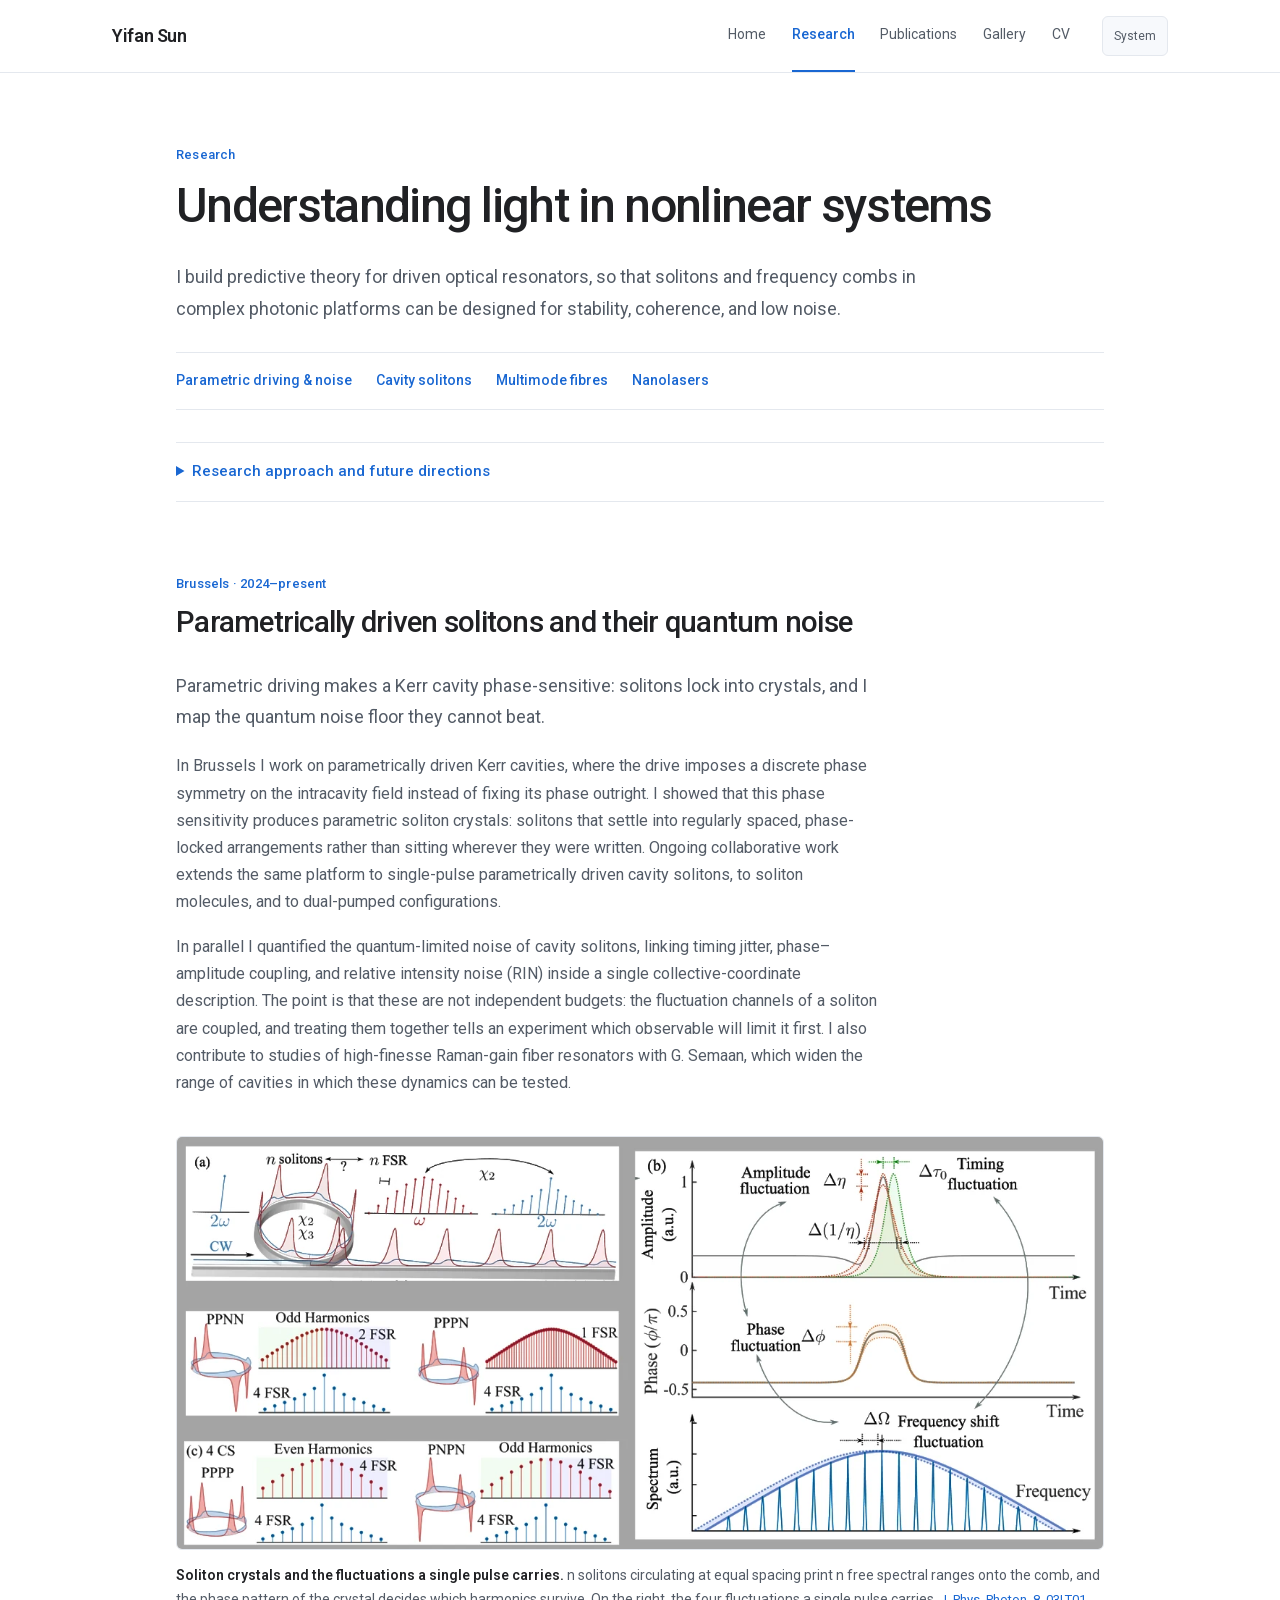
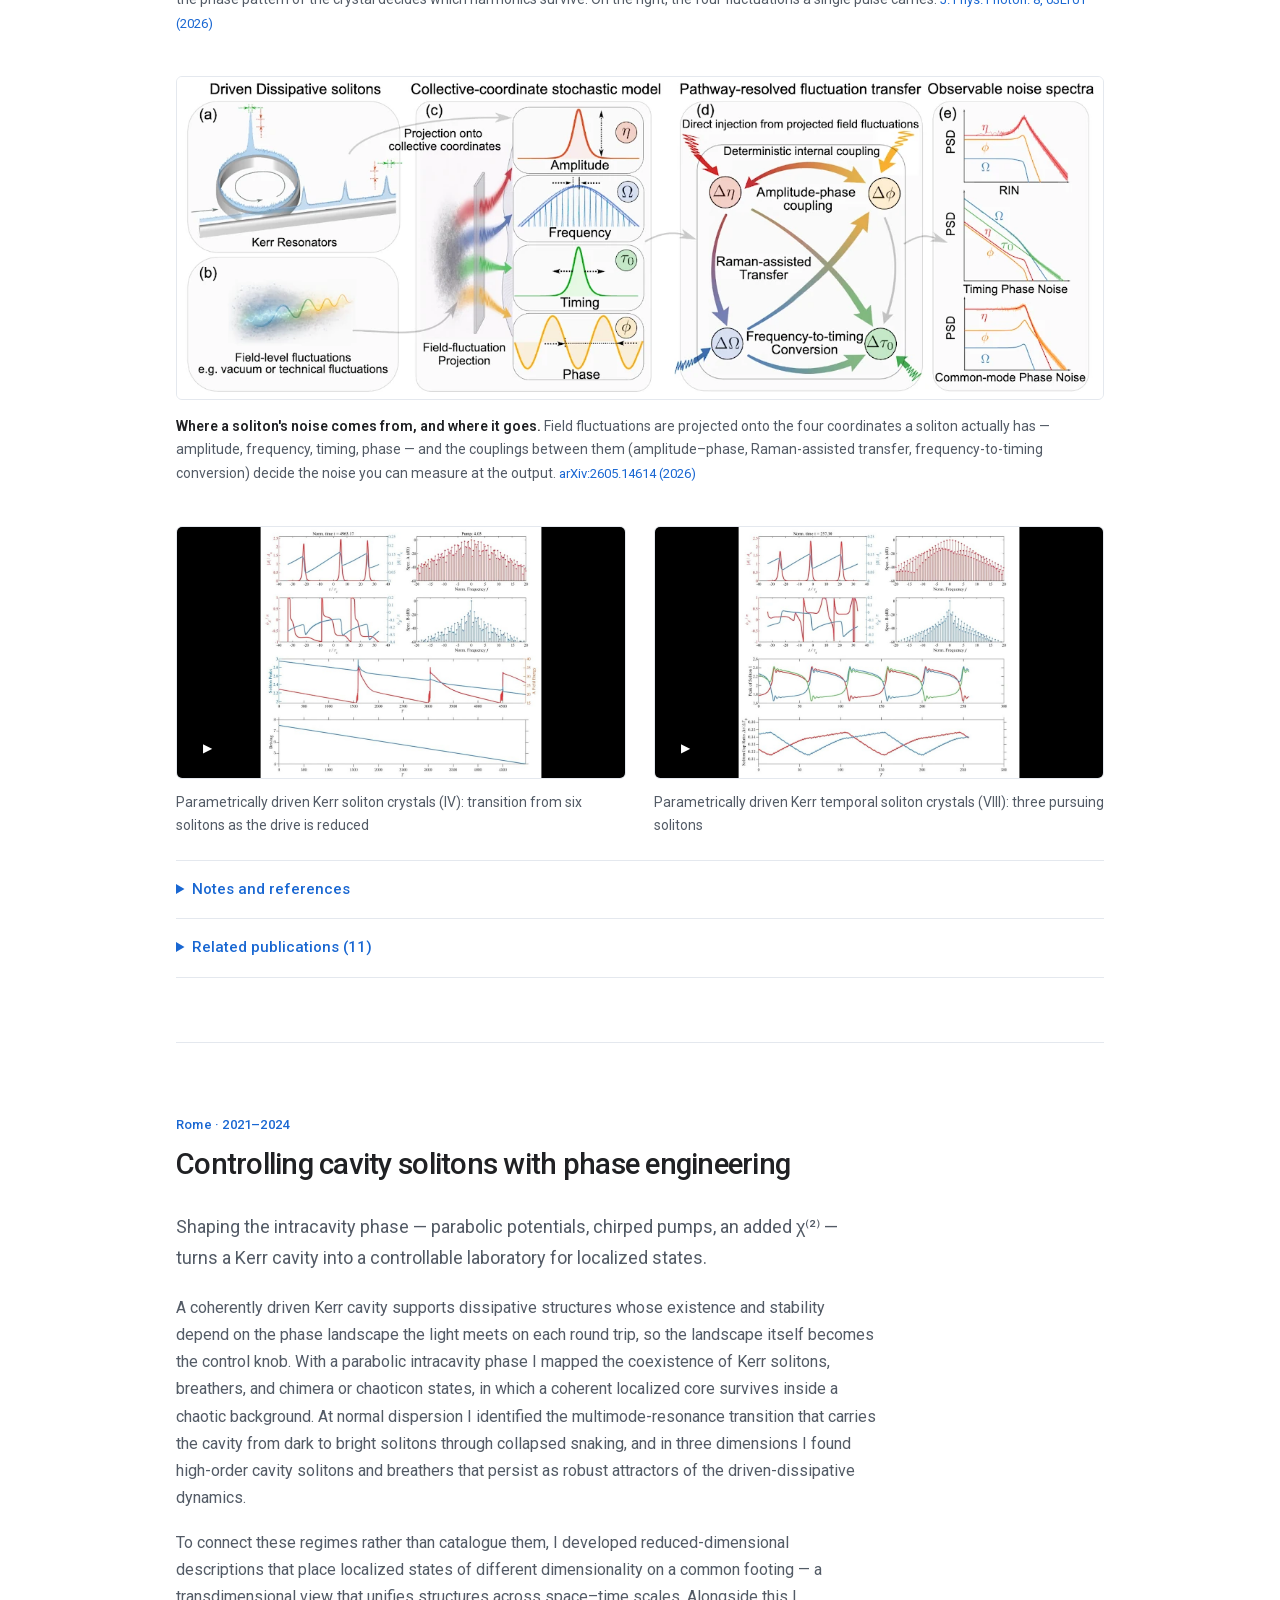
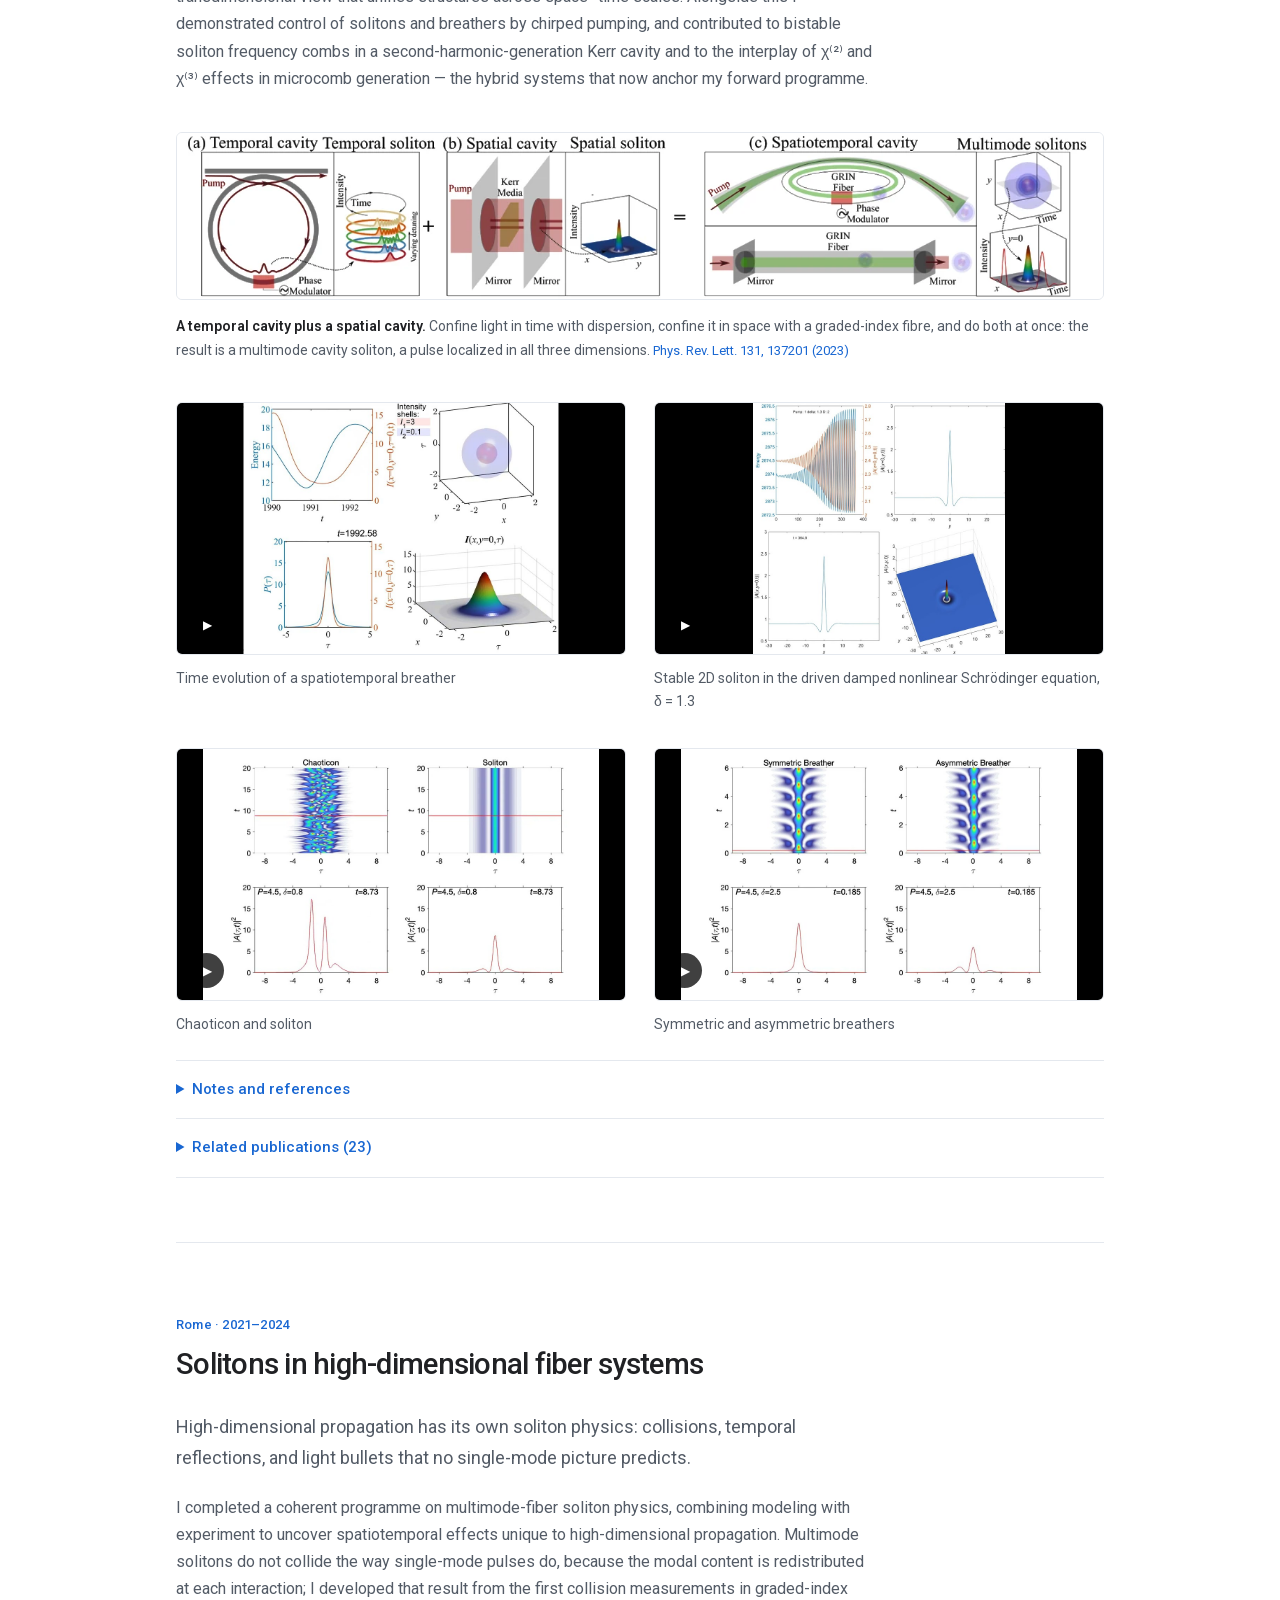
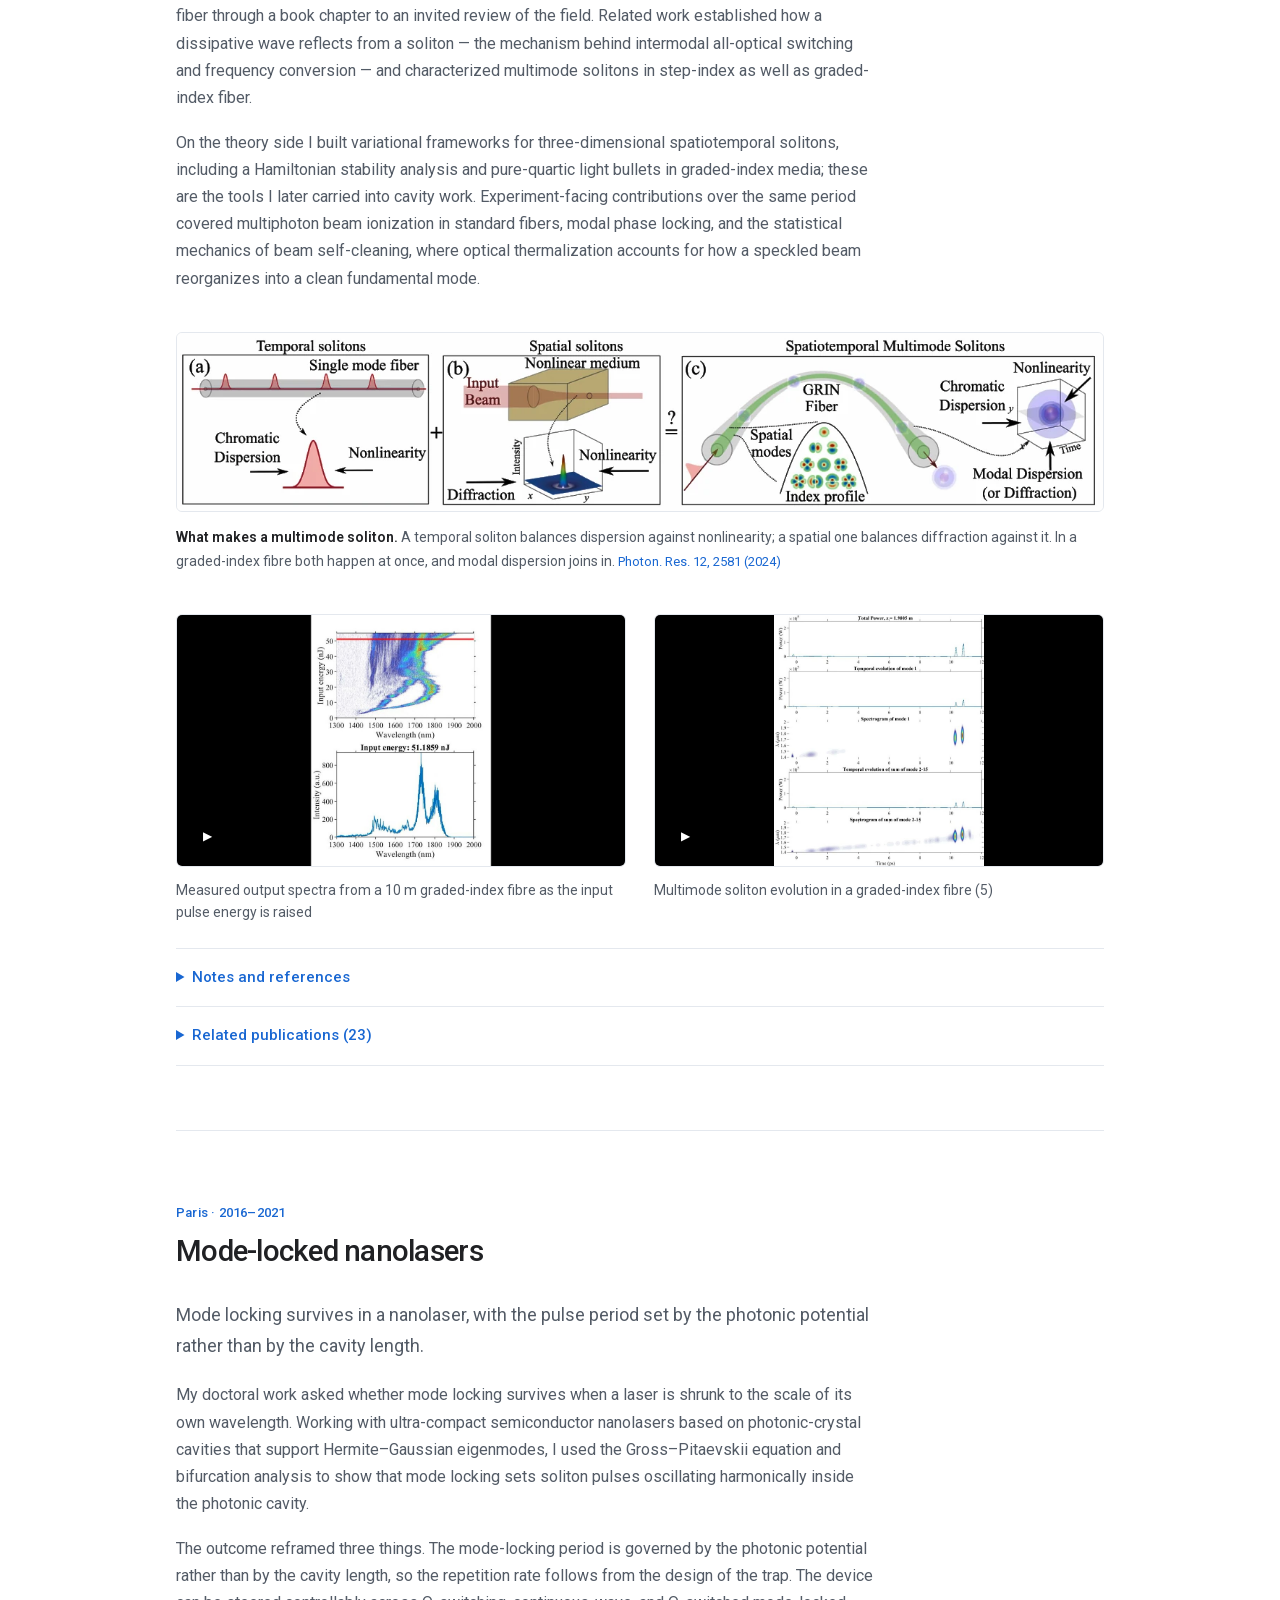
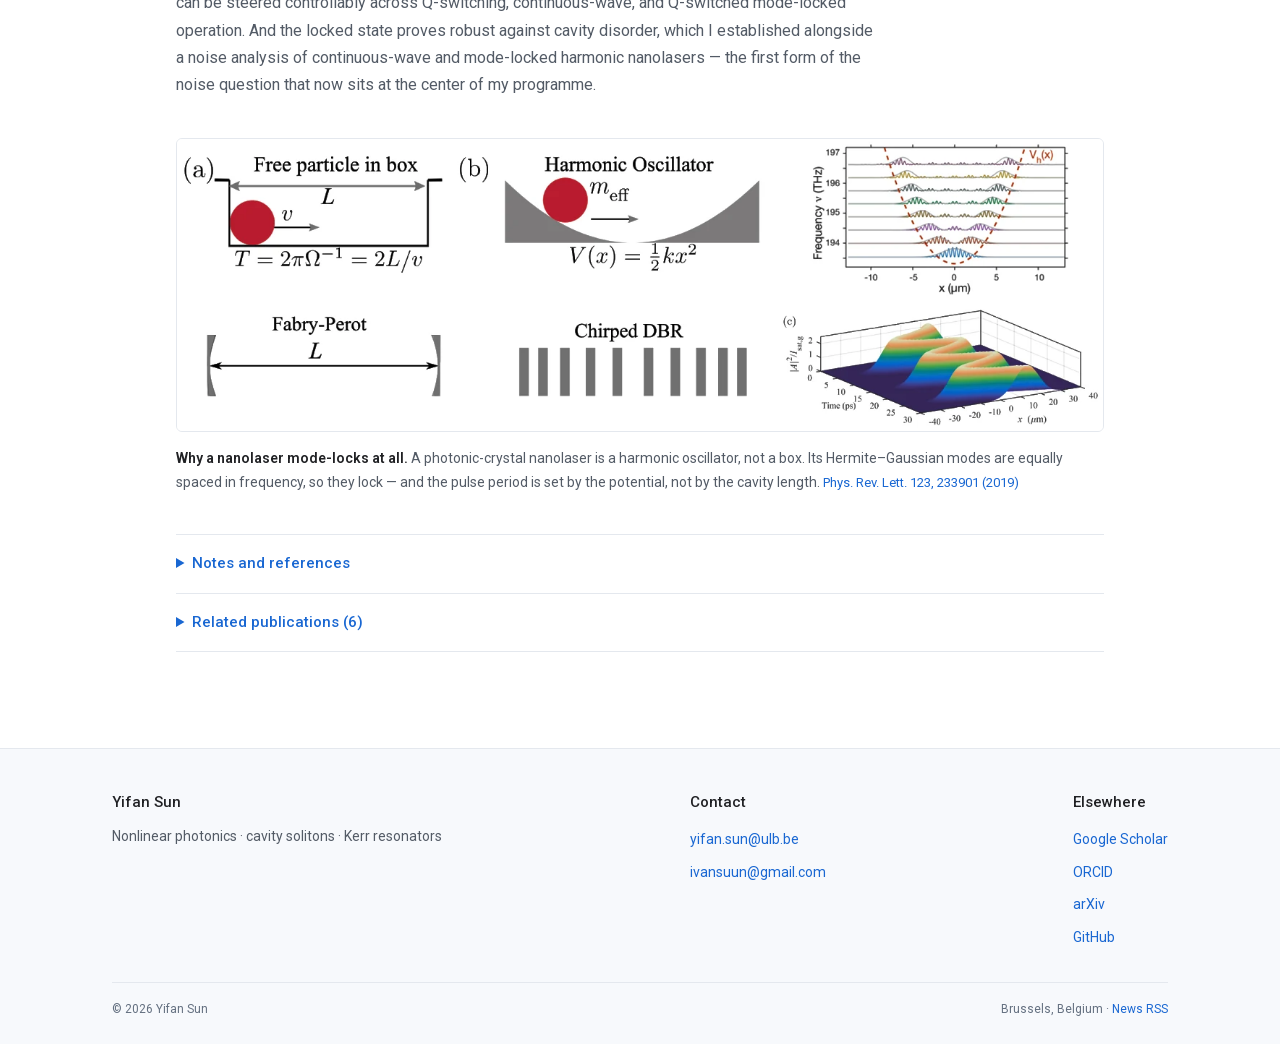
<file: research/index.html>
<!doctype html>
<html lang="en">
<head>
<meta charset="utf-8">
<meta name="viewport" content="width=device-width, initial-scale=1">
<title>Research — Yifan Sun | Cavity Solitons in Kerr Resonators</title>
<meta name="description" content="Research by Yifan Sun on cavity solitons, soliton crystals and frequency combs in driven Kerr resonators, multimode fibres and nonlinear optics at ULB.">
<link rel="canonical" href="https://sunoptics.github.io/research/">
<meta name="author" content="Yifan Sun">
<meta name="theme-color" content="#ffffff">

<!-- Stamp the theme before first paint, or every dark-mode visitor gets a white flash. -->
<script>
(function(){try{var t=localStorage.getItem('theme-choice');if(t==='dark'||t==='light'){document.documentElement.setAttribute('data-theme',t);}
var d=t==='dark'||(t!=='light'&&window.matchMedia('(prefers-color-scheme: dark)').matches);
var m=document.querySelector('meta[name="theme-color"]');if(m)m.setAttribute('content',d?'#15181d':'#ffffff');}catch(e){}})();
</script>

<link rel="preload" href="/assets/fonts/roboto-var.woff2" as="font" type="font/woff2" crossorigin>
<link rel="stylesheet" href="/assets/css/fonts.css?v=db969376">
<link rel="stylesheet" href="/assets/css/site.css?v=69e48b1d">
<link rel="icon" href="/assets/img/favicon.svg" type="image/svg+xml">
<link rel="alternate" type="application/rss+xml" title="Yifan Sun — news" href="/feed.xml">

<meta property="og:type" content="website">
<meta property="og:site_name" content="Yifan Sun">
<meta property="og:locale" content="en_GB">
<meta property="og:url" content="https://sunoptics.github.io/research/">
<meta property="og:title" content="Research — Yifan Sun | Cavity Solitons in Kerr Resonators">
<meta property="og:description" content="Research by Yifan Sun on cavity solitons, soliton crystals and frequency combs in driven Kerr resonators, multimode fibres and nonlinear optics at ULB.">
<meta property="og:image" content="https://sunoptics.github.io/assets/img/banners/home.png">
<meta name="twitter:card" content="summary_large_image">
<meta name="twitter:title" content="Research — Yifan Sun | Cavity Solitons in Kerr Resonators">
<meta name="twitter:description" content="Research by Yifan Sun on cavity solitons, soliton crystals and frequency combs in driven Kerr resonators, multimode fibres and nonlinear optics at ULB.">
<meta name="twitter:image" content="https://sunoptics.github.io/assets/img/banners/home.png">

<script type="application/ld+json">{"@context":"https://schema.org","@graph":[{"@type":"Person","@id":"https://sunoptics.github.io/#person","name":"Yifan Sun","givenName":"Yifan","familyName":"Sun","jobTitle":"Postdoctoral Researcher","description":"I am a postdoctoral researcher at OPERA-Photonique, Université libre de Bruxelles, working on cavity solitons, frequency combs and noise in nonlinear optical resonators.","url":"https://sunoptics.github.io/","email":"mailto:yifan.sun@ulb.be","affiliation":{"@type":"Organization","name":"OPERA-Photonique, Université libre de Bruxelles"},"knowsAbout":["Nonlinear optics","Cavity solitons","Kerr frequency combs","Multimode optical fibers","Dissipative solitons","Lugiato-Lefever equation","Photonics"],"sameAs":["https://scholar.google.com/citations?user=Bt99tw4AAAAJ","https://orcid.org/0000-0003-0676-8259","https://arxiv.org/a/0000-0003-0676-8259","https://github.com/SunOptics"]},{"@type":"WebSite","@id":"https://sunoptics.github.io/#website","url":"https://sunoptics.github.io/","name":"Yifan Sun","publisher":{"@id":"https://sunoptics.github.io/#person"}}]}</script>
</head>
<body>
<a class="skip" href="#main">Skip to content</a>
<header class="site-header"><div class="spine"><div class="header-inner"><a class="brand" href="/">Yifan Sun</a><nav class="nav" aria-label="Main"><ul><li><a href="/">Home</a></li><li><a href="/research/" aria-current="page">Research</a></li><li><a href="/publications/">Publications</a></li><li><a href="/gallery/">Gallery</a></li><li><a href="/cv/">CV</a></li></ul></nav><button class="theme-toggle" type="button">System</button></div></div></header>
<main id="main">
<div class="spine"><section class="section"><div class="section-head"><div class="section-label caps">Research</div><h1 class="section-title" id="programme">Understanding light in nonlinear systems</h1></div><p class="lede">I build predictive theory for driven optical resonators, so that solitons and frequency combs in complex photonic platforms can be designed for stability, coherence, and low noise.</p><nav class="page-nav" aria-label="Research topics"><a href="#parametric-driving-and-noise">Parametric driving &amp; noise</a><a href="#engineered-phase-landscapes">Cavity solitons</a><a href="#high-dimensional-fiber-solitons">Multimode fibres</a><a href="#mode-locking-nanolasers">Nanolasers</a></nav><details class="details-block"><summary>Research approach and future directions</summary><div class="prose"><p>My work has one aim: to make the localized states of driven optical systems predictable enough to design. Across nanolasers, multimode fibers, and Kerr resonators I have followed the same object — a self-sustained pulse held together by nonlinearity, loss, and drive — and the same method: reduce a high-dimensional model to the few coordinates that actually move, map the bifurcations that bound stability, then hand experimentalists a boundary rather than an anecdote. What began as separate platforms has converged on a single question: how do added degrees of freedom — extra modes, a second nonlinearity, a phase-sensitive pump, quantum noise — reshape the existence and stability of a soliton?</p><p>The next stage takes that question into multimode and hybrid χ⁽²⁾/χ⁽³⁾ resonators, where several fields, modes, and frequencies compete inside one cavity. These platforms promise broadband comb generation, multicolor synchronization, and parametrically driven cavity solitons, and they open instability mechanisms and noise pathways that no single-mode theory covers. I am building the design tools they need: reduced-order models and bifurcation maps that say where a state exists, large-scale simulations that test whether it survives realistic imperfection, and a noise theory that converts those maps into the quantities an experiment actually measures — timing jitter, phase noise, coherence, conversion efficiency. I want models that do not merely explain a measurement afterwards, but point to the operating point worth building.</p></div><ul class="thrusts"><li class="thrust"><h2>Hybrid χ⁽²⁾/χ⁽³⁾ resonators</h2><dl><dt class="caps">Goal</dt><dd>Turn parametric driving from a curiosity into a design parameter for stable, low-noise frequency combs.</dd><dt class="caps">Open question</dt><dd>Which soliton states survive when a phase-sensitive χ⁽²⁾ drive competes with Kerr nonlinearity in a single cavity, and where do their existence boundaries lie?</dd><dt class="caps">Method</dt><dd>Mean-field modeling of doubly resonant cavities, with numerical continuation and bifurcation analysis of the parametric soliton branches.</dd><dt class="caps">Partners</dt><dd>Fiber-ring and second-harmonic-generation cavity experiments in Brussels (F. Leo, S.-P. Gorza); χ⁽²⁾ microcomb platforms with F. Talenti and co-workers.</dd></dl></li><li class="thrust"><h2>Multimode and multidimensional cavities</h2><dl><dt class="caps">Goal</dt><dd>Extend cavity-soliton design rules from one transverse mode to the full spatiotemporal problem.</dd><dt class="caps">Open question</dt><dd>When does the extra dimensionality of a multimode resonator stabilize a light bullet, and when does it destroy it?</dd><dt class="caps">Method</dt><dd>Transdimensional reduction — following one localized state continuously from one to three dimensions — backed by variational analysis and full 3D simulation.</dd><dt class="caps">Partners</dt><dd>Graded-index multimode fiber and multimode cavity experiments with the Sapienza group in Rome (S. Wabnitz).</dd></dl></li><li class="thrust"><h2>Noise-limited soliton engineering</h2><dl><dt class="caps">Goal</dt><dd>Predict a soliton&#x27;s quantum-limited noise floor from its own dynamics, before the cavity is built.</dd><dt class="caps">Open question</dt><dd>How do timing, phase, and amplitude fluctuations exchange energy through the coupled collective coordinates of a driven soliton?</dd><dt class="caps">Method</dt><dd>Collective-coordinate fluctuation theory that links timing jitter, phase–amplitude coupling, and relative intensity noise in one pathway-resolved framework.</dd><dt class="caps">Partners</dt><dd>Noise metrology on fiber cavity solitons in Brussels, with G. Semaan and F. Bretenaker.</dd></dl></li></ul></details></section><div class="soliton" role="separator"><svg class="soliton-svg" viewBox="0 0 1000 14" preserveAspectRatio="none" xmlns="http://www.w3.org/2000/svg" aria-hidden="true" focusable="false"><path d="M 0.0 12.72 L 3.92 12.72 L 7.84 12.73 L 11.76 12.73 L 15.69 12.74 L 19.61 12.75 L 23.53 12.76 L 27.45 12.77 L 31.37 12.77 L 35.29 12.76 L 39.22 12.72 L 43.14 12.65 L 47.06 12.51 L 50.98 12.26 L 54.9 11.85 L 58.82 11.18 L 62.75 10.14 L 66.67 8.63 L 70.59 6.63 L 74.51 4.33 L 78.43 2.25 L 82.35 1.08 L 86.27 1.33 L 90.2 2.88 L 94.12 5.11 L 98.04 7.35 L 101.96 9.19 L 105.88 10.53 L 109.8 11.44 L 113.73 12.01 L 117.65 12.36 L 121.57 12.57 L 125.49 12.68 L 129.41 12.74 L 133.33 12.76 L 137.25 12.77 L 141.18 12.76 L 145.1 12.76 L 149.02 12.75 L 152.94 12.74 L 156.86 12.73 L 160.78 12.73 L 164.71 12.72 L 168.63 12.72 L 172.55 12.72 L 176.47 12.73 L 180.39 12.74 L 184.31 12.74 L 188.24 12.75 L 192.16 12.76 L 196.08 12.77 L 200.0 12.76 L 203.92 12.75 L 207.84 12.7 L 211.76 12.61 L 215.69 12.44 L 219.61 12.15 L 223.53 11.66 L 227.45 10.88 L 231.37 9.69 L 235.29 8.01 L 239.22 5.88 L 243.14 3.58 L 247.06 1.73 L 250.98 1.0 L 254.9 1.73 L 258.82 3.58 L 262.75 5.88 L 266.67 8.01 L 270.59 9.69 L 274.51 10.88 L 278.43 11.66 L 282.35 12.15 L 286.27 12.44 L 290.2 12.61 L 294.12 12.7 L 298.04 12.75 L 301.96 12.76 L 305.88 12.77 L 309.8 12.76 L 313.73 12.75 L 317.65 12.74 L 321.57 12.74 L 325.49 12.73 L 329.41 12.72 L 333.33 12.72 L 337.25 12.72 L 341.18 12.73 L 345.1 12.73 L 349.02 12.74 L 352.94 12.75 L 356.86 12.76 L 360.78 12.76 L 364.71 12.77 L 368.63 12.76 L 372.55 12.74 L 376.47 12.68 L 380.39 12.57 L 384.31 12.36 L 388.24 12.01 L 392.16 11.44 L 396.08 10.53 L 400.0 9.19 L 403.92 7.35 L 407.84 5.11 L 411.76 2.88 L 415.69 1.33 L 419.61 1.08 L 423.53 2.25 L 427.45 4.33 L 431.37 6.63 L 435.29 8.63 L 439.22 10.14 L 443.14 11.18 L 447.06 11.85 L 450.98 12.26 L 454.9 12.51 L 458.82 12.65 L 462.75 12.72 L 466.67 12.76 L 470.59 12.77 L 474.51 12.77 L 478.43 12.76 L 482.35 12.75 L 486.27 12.74 L 490.2 12.73 L 494.12 12.73 L 498.04 12.72 L 501.96 12.72 L 505.88 12.73 L 509.8 12.73 L 513.73 12.74 L 517.65 12.74 L 521.57 12.75 L 525.49 12.76 L 529.41 12.77 L 533.33 12.77 L 537.25 12.76 L 541.18 12.72 L 545.1 12.65 L 549.02 12.51 L 552.94 12.27 L 556.86 11.85 L 560.78 11.18 L 564.71 10.14 L 568.63 8.63 L 572.55 6.63 L 576.47 4.33 L 580.39 2.24 L 584.31 1.08 L 588.24 1.33 L 592.16 2.89 L 596.08 5.12 L 600.0 7.36 L 603.92 9.2 L 607.84 10.54 L 611.76 11.44 L 615.69 12.02 L 619.61 12.37 L 623.53 12.57 L 627.45 12.68 L 631.37 12.74 L 635.29 12.76 L 639.22 12.76 L 643.14 12.76 L 647.06 12.75 L 650.98 12.74 L 654.9 12.72 L 658.82 12.71 L 662.75 12.7 L 666.67 12.69 L 670.59 12.68 L 674.51 12.67 L 678.43 12.67 L 682.35 12.66 L 686.27 12.66 L 690.2 12.65 L 694.12 12.65 L 698.04 12.65 L 701.96 12.65 L 705.88 12.65 L 709.8 12.64 L 713.73 12.64 L 717.65 12.64 L 721.57 12.64 L 725.49 12.64 L 729.41 12.64 L 733.33 12.64 L 737.25 12.64 L 741.18 12.64 L 745.1 12.64 L 749.02 12.64 L 752.94 12.64 L 756.86 12.64 L 760.78 12.64 L 764.71 12.64 L 768.63 12.64 L 772.55 12.64 L 776.47 12.64 L 780.39 12.64 L 784.31 12.64 L 788.24 12.64 L 792.16 12.64 L 796.08 12.64 L 800.0 12.65 L 803.92 12.65 L 807.84 12.65 L 811.76 12.65 L 815.69 12.65 L 819.61 12.66 L 823.53 12.66 L 827.45 12.67 L 831.37 12.67 L 835.29 12.68 L 839.22 12.69 L 843.14 12.7 L 847.06 12.71 L 850.98 12.72 L 854.9 12.74 L 858.82 12.75 L 862.75 12.76 L 866.67 12.76 L 870.59 12.76 L 874.51 12.74 L 878.43 12.68 L 882.35 12.57 L 886.27 12.37 L 890.2 12.02 L 894.12 11.44 L 898.04 10.54 L 901.96 9.2 L 905.88 7.36 L 909.8 5.12 L 913.73 2.89 L 917.65 1.33 L 921.57 1.08 L 925.49 2.24 L 929.41 4.33 L 933.33 6.63 L 937.25 8.63 L 941.18 10.14 L 945.1 11.18 L 949.02 11.85 L 952.94 12.27 L 956.86 12.51 L 960.78 12.65 L 964.71 12.72 L 968.63 12.76 L 972.55 12.77 L 976.47 12.77 L 980.39 12.76 L 984.31 12.75 L 988.24 12.74 L 992.16 12.74 L 996.08 12.73 L 1000.0 12.73" fill="none" stroke="currentColor" stroke-width="1" vector-effect="non-scaling-stroke"/><path d="M 66.67 8.63 L 70.59 6.63 L 74.51 4.33 L 78.43 2.25 L 82.35 1.08 L 86.27 1.33 L 90.2 2.88 L 94.12 5.11 L 98.04 7.35 M 235.29 8.01 L 239.22 5.88 L 243.14 3.58 L 247.06 1.73 L 250.98 1.0 L 254.9 1.73 L 258.82 3.58 L 262.75 5.88 L 266.67 8.01 M 403.92 7.35 L 407.84 5.11 L 411.76 2.88 L 415.69 1.33 L 419.61 1.08 L 423.53 2.25 L 427.45 4.33 L 431.37 6.63 L 435.29 8.63 M 568.63 8.63 L 572.55 6.63 L 576.47 4.33 L 580.39 2.24 L 584.31 1.08 L 588.24 1.33 L 592.16 2.89 L 596.08 5.12 L 600.0 7.36 M 905.88 7.36 L 909.8 5.12 L 913.73 2.89 L 917.65 1.33 L 921.57 1.08 L 925.49 2.24 L 929.41 4.33 L 933.33 6.63 L 937.25 8.63" fill="none" stroke="var(--fig-peak)" stroke-width="1.6" vector-effect="non-scaling-stroke"/></svg></div><section class="section"><div class="section-head"><div class="section-label caps">Brussels · 2024–present</div><h2 class="section-title" id="parametric-driving-and-noise">Parametrically driven solitons and their quantum noise</h2></div><div class="prose"><p class="lede">Parametric driving makes a Kerr cavity phase-sensitive: solitons lock into crystals, and I map the quantum noise floor they cannot beat.</p><p>In Brussels I work on parametrically driven Kerr cavities, where the drive imposes a discrete phase symmetry on the intracavity field instead of fixing its phase outright. I showed that this phase sensitivity produces parametric soliton crystals: solitons that settle into regularly spaced, phase-locked arrangements rather than sitting wherever they were written. Ongoing collaborative work extends the same platform to single-pulse parametrically driven cavity solitons, to soliton molecules, and to dual-pumped configurations.</p><p>In parallel I quantified the quantum-limited noise of cavity solitons, linking timing jitter, phase–amplitude coupling, and relative intensity noise (RIN) inside a single collective-coordinate description. The point is that these are not independent budgets: the fluctuation channels of a soliton are coupled, and treating them together tells an experiment which observable will limit it first. I also contribute to studies of high-finesse Raman-gain fiber resonators with G. Semaan, which widen the range of cavities in which these dynamics can be tested.</p></div><figure class="plate wide" id="fig-parametric-soliton-crystals"><img class="on-light" src="/assets/img/figures/parametric-soliton-crystals-light.webp" alt="Left: a parametrically driven Kerr ring with several solitons, and the comb harmonics produced by crystal orderings labelled PPNN, PPPN, PNPN. Right: amplitude, phase and timing fluctuations of one soliton, and the corresponding frequency-shift fluctuation of the comb." width="1280" height="569" loading="lazy" decoding="async"><img class="on-dark" src="/assets/img/figures/parametric-soliton-crystals.webp" alt="Left: a parametrically driven Kerr ring with several solitons, and the comb harmonics produced by crystal orderings labelled PPNN, PPPN, PNPN. Right: amplitude, phase and timing fluctuations of one soliton, and the corresponding frequency-shift fluctuation of the comb." width="1280" height="569" loading="lazy" decoding="async"><figcaption><strong>Soliton crystals and the fluctuations a single pulse carries.</strong> n solitons circulating at equal spacing print n free spectral ranges onto the comb, and the phase pattern of the crystal decides which harmonics survive. On the right, the four fluctuations a single pulse carries. <a href="https://doi.org/10.1088/2515-7647/ae79bf" rel="noopener" target="_blank">J. Phys. Photon. 8, 03LT01 (2026)</a></figcaption></figure><figure class="plate wide" id="fig-noise-pathways"><img class="on-light" src="/assets/img/figures/noise-pathways.webp" alt="Five-panel schematic: a Kerr resonator and its comb; field-level fluctuations; projection onto the four collective coordinates amplitude, frequency, timing and phase; a diagram of the couplings between them; and the resulting RIN, timing phase noise and common-mode phase noise spectra." width="1280" height="446" loading="lazy" decoding="async"><img class="on-dark" src="/assets/img/figures/noise-pathways-dark.webp" alt="Five-panel schematic: a Kerr resonator and its comb; field-level fluctuations; projection onto the four collective coordinates amplitude, frequency, timing and phase; a diagram of the couplings between them; and the resulting RIN, timing phase noise and common-mode phase noise spectra." width="1280" height="446" loading="lazy" decoding="async"><figcaption><strong>Where a soliton&#x27;s noise comes from, and where it goes.</strong> Field fluctuations are projected onto the four coordinates a soliton actually has — amplitude, frequency, timing, phase — and the couplings between them (amplitude–phase, Raman-assisted transfer, frequency-to-timing conversion) decide the noise you can measure at the output. <a href="https://arxiv.org/abs/2605.14614" rel="noopener" target="_blank">arXiv:2605.14614 (2026)</a></figcaption></figure><ul class="video-grid"><li class="video"><button class="video-play" type="button" data-video="-vWOQzNRxHg" data-title="Parametrically driven Kerr soliton crystals (IV): transition from six solitons as the drive is reduced"><img src="/assets/img/thumbs/-vWOQzNRxHg.jpg" alt="" width="480" height="360" loading="lazy" decoding="async"><span class="video-cue" aria-hidden="true">&#9654;</span><span class="vh">Play: Parametrically driven Kerr soliton crystals (IV): transition from six solitons as the drive is reduced</span></button><p class="video-title">Parametrically driven Kerr soliton crystals (IV): transition from six solitons as the drive is reduced</p></li><li class="video"><button class="video-play" type="button" data-video="atkTpMimGkU" data-title="Parametrically driven Kerr temporal soliton crystals (VIII): three pursuing solitons"><img src="/assets/img/thumbs/atkTpMimGkU.jpg" alt="" width="480" height="360" loading="lazy" decoding="async"><span class="video-cue" aria-hidden="true">&#9654;</span><span class="vh">Play: Parametrically driven Kerr temporal soliton crystals (VIII): three pursuing solitons</span></button><p class="video-title">Parametrically driven Kerr temporal soliton crystals (VIII): three pursuing solitons</p></li></ul><details class="details-block"><summary>Notes and references</summary><aside class="sidenote"><span class="sidenote-n">1</span> Phase-sensitive driving selects the soliton spacing directly, which is what makes a crystal rather than a loose ensemble of pulses. <a href="https://doi.org/10.1088/2515-7647/ae79bf" rel="noopener" target="_blank">J. Phys. Photon. 2026</a> · <a href="/publications/#sun-2025-cleo-europe-parametric-soliton-crystal-transition" rel="noopener">CLEO Europe 2025</a> · <a href="/publications/#sun-2026-cleo-parametric-soliton-crystal-combs" rel="noopener">CLEO 2026</a></aside><aside class="sidenote"><span class="sidenote-n">2</span> Single-pulse operation yields a phase-coherent picosecond train at 8 MHz, with pump depletion locking the soliton to the drive. <a href="/publications/#sun-2026-cleo-phase-coherent-picosecond-pulse-train" rel="noopener">CLEO 2026</a> · <a href="/publications/#sun-2026-photonics-west-soliton-pursuing-dynamics" rel="noopener">Photonics West 2026</a></aside><aside class="sidenote"><span class="sidenote-n">3</span> No collective coordinate fluctuates alone: jitter, phase, and amplitude share pathways, so RIN and timing noise cannot be budgeted separately. <a href="https://arxiv.org/abs/2605.14614" rel="noopener" target="_blank">arXiv 2026</a> · <a href="/publications/#sun-2026-aims-pathway-resolved-noise-channels" rel="noopener">AIMS Conference 2026</a> · <a href="/publications/#sun-2026-cleo-quantum-limited-coupled-noise" rel="noopener">CLEO 2026</a></aside></details><details class="details-block"><summary>Related publications (11)</summary><ul class="pub-list"><li class="pub"><div class="pub-n m">1</div><div><h3 class="pub-title"><a href="https://doi.org/10.1063/5.0340179" rel="noopener" target="_blank">Cavity solitons in an ultrahigh-effective-Q fiber resonator enabled by Raman gain</a></h3><p class="pub-authors">G. Semaan, <span class="me">Y. Sun</span>, N. Englebert, S.-P. Gorza and F. Leo</p><p class="pub-venue"><cite>APL Photonics</cite> <span class="m">11, 081301</span>&nbsp;<span class="m">(2026)</span></p><ul class="pub-links"><li><a href="https://doi.org/10.1063/5.0340179" rel="noopener" target="_blank">DOI</a></li><li><a href="https://arxiv.org/abs/2604.02274" rel="noopener" target="_blank">arXiv</a></li></ul></div></li><li class="pub"><div class="pub-n m">2</div><div><h3 class="pub-title"><span class="badge">Preprint</span><a href="https://arxiv.org/abs/2605.14614" rel="noopener" target="_blank">Collective-Coordinate Fluctuations of Driven-Dissipative Solitons</a></h3><p class="pub-authors"><span class="me">Y. Sun</span>, T. Bunel, S. Glazyrina, G. Semaan, F. Bretenaker, S. Coen, S.-P. Gorza and F. Leo</p><p class="pub-venue"><cite>arXiv</cite>&nbsp;<span class="m">(2026)</span></p><ul class="pub-links"><li><a href="https://arxiv.org/abs/2605.14614" rel="noopener" target="_blank">arXiv</a></li></ul></div></li><li class="pub"><div class="pub-n m">3</div><div><h3 class="pub-title"><span class="badge">oral</span>Coupled quantum-limited noise channels in temporal cavity solitons</h3><p class="pub-authors"><span class="me">Y. Sun</span></p><p class="pub-venue"><cite>Photonics West</cite>, San Francisco, USA&nbsp;<span class="m">(2026)</span></p></div></li><li class="pub"><div class="pub-n m">4</div><div><h3 class="pub-title"><span class="badge">Preprint</span><a href="https://arxiv.org/abs/2610.18559" rel="noopener" target="_blank">Mode locking by phase-sensitive amplification</a></h3><p class="pub-authors">F. De Lucia, <span class="me">Y. Sun</span><span class="corr" title="Corresponding author">*</span>, G. Semaan, C. Dupont, N. Englebert, S.-P. Gorza and F. Leo</p><p class="caps">Co-first and corresponding author</p><p class="pub-venue"><cite>arXiv</cite>&nbsp;<span class="m">(2026)</span></p><ul class="pub-links"><li><a href="https://arxiv.org/abs/2610.18559" rel="noopener" target="_blank">arXiv</a></li></ul></div></li><li class="pub"><div class="pub-n m">5</div><div><h3 class="pub-title"><a href="https://doi.org/10.1088/2515-7647/ae79bf" rel="noopener" target="_blank">Parametrically driven Kerr temporal soliton crystals</a></h3><p class="pub-authors"><span class="me">Y. Sun</span>, C. Dupont, E. K. Akakpo, F. De Lucia, G. Semaan, S.-P. Gorza and F. Leo</p><p class="pub-venue"><cite>J. Phys. Photon.</cite> <span class="m">8, 03LT01</span>&nbsp;<span class="m">(2026)</span></p><ul class="pub-links"><li><a href="https://doi.org/10.1088/2515-7647/ae79bf" rel="noopener" target="_blank">DOI</a></li><li><a href="https://arxiv.org/abs/2504.04788" rel="noopener" target="_blank">arXiv</a></li></ul></div></li><li class="pub"><div class="pub-n m">6</div><div><h3 class="pub-title"><span class="badge">oral</span>Parametrically driven cavity soliton crystal frequency combs</h3><p class="pub-authors"><span class="me">Y. Sun</span></p><p class="pub-venue"><cite>CLEO</cite>, Charlotte, USA&nbsp;<span class="m">(2026)</span></p></div></li><li class="pub"><div class="pub-n m">7</div><div><h3 class="pub-title"><span class="badge">Invited</span>Pathway-Resolved Noise Channels in Temporal Cavity Solitons</h3><p class="pub-authors"><span class="me">Y. Sun</span></p><p class="pub-venue"><cite>AIMS Conference</cite>, Athens, Greece&nbsp;<span class="m">(2026)</span></p></div></li><li class="pub"><div class="pub-n m">8</div><div><h3 class="pub-title"><span class="badge">oral</span>Phase-coherent picosecond pulse train generation at 8 MHz repetition rate using a parametrically-driven active Kerr cavity</h3><p class="pub-authors"><span class="me">Y. Sun</span></p><p class="pub-venue"><cite>CLEO</cite>, Charlotte, USA&nbsp;<span class="m">(2026)</span></p></div></li><li class="pub"><div class="pub-n m">9</div><div><h3 class="pub-title"><span class="badge">poster</span>Quantum-Limited and Coupled Noise of Cavity Solitons</h3><p class="pub-authors"><span class="me">Y. Sun</span></p><p class="pub-venue"><cite>CLEO</cite>, Charlotte, USA&nbsp;<span class="m">(2026)</span></p></div></li><li class="pub"><div class="pub-n m">10</div><div><h3 class="pub-title"><span class="badge">oral</span>Soliton-pursuing dynamics and pump-depletion locking in parametrically driven soliton crystals</h3><p class="pub-authors"><span class="me">Y. Sun</span></p><p class="pub-venue"><cite>Photonics West</cite>, San Francisco, USA&nbsp;<span class="m">(2026)</span></p></div></li><li class="pub"><div class="pub-n m">11</div><div><h3 class="pub-title"><span class="badge">oral</span>Transition of parametrically driven cavity soliton to soliton crystals</h3><p class="pub-authors"><span class="me">Y. Sun</span></p><p class="pub-venue"><cite>CLEO Europe</cite>, Munich, Germany&nbsp;<span class="m">(2025)</span></p></div></li></ul></details></section><section class="section"><div class="section-head"><div class="section-label caps">Rome · 2021–2024</div><h2 class="section-title" id="engineered-phase-landscapes">Controlling cavity solitons with phase engineering</h2></div><div class="prose"><p class="lede">Shaping the intracavity phase — parabolic potentials, chirped pumps, an added χ⁽²⁾ — turns a Kerr cavity into a controllable laboratory for localized states.</p><p>A coherently driven Kerr cavity supports dissipative structures whose existence and stability depend on the phase landscape the light meets on each round trip, so the landscape itself becomes the control knob. With a parabolic intracavity phase I mapped the coexistence of Kerr solitons, breathers, and chimera or chaoticon states, in which a coherent localized core survives inside a chaotic background. At normal dispersion I identified the multimode-resonance transition that carries the cavity from dark to bright solitons through collapsed snaking, and in three dimensions I found high-order cavity solitons and breathers that persist as robust attractors of the driven-dissipative dynamics.</p><p>To connect these regimes rather than catalogue them, I developed reduced-dimensional descriptions that place localized states of different dimensionality on a common footing — a transdimensional view that unifies structures across space–time scales. Alongside this I demonstrated control of solitons and breathers by chirped pumping, and contributed to bistable soliton frequency combs in a second-harmonic-generation Kerr cavity and to the interplay of χ⁽²⁾ and χ⁽³⁾ effects in microcomb generation — the hybrid systems that now anchor my forward programme.</p></div><figure class="plate wide" id="fig-cavity-dimensions"><img class="on-light" src="/assets/img/figures/cavity-dimensions-light.webp" alt="Three panels: a fibre ring with a phase modulator producing a temporal cavity soliton; a Fabry-Perot cavity with Kerr media producing a spatial soliton; and the two combined into a graded-index spatiotemporal cavity supporting multimode solitons." width="1280" height="230" loading="lazy" decoding="async"><img class="on-dark" src="/assets/img/figures/cavity-dimensions.webp" alt="Three panels: a fibre ring with a phase modulator producing a temporal cavity soliton; a Fabry-Perot cavity with Kerr media producing a spatial soliton; and the two combined into a graded-index spatiotemporal cavity supporting multimode solitons." width="1280" height="230" loading="lazy" decoding="async"><figcaption><strong>A temporal cavity plus a spatial cavity.</strong> Confine light in time with dispersion, confine it in space with a graded-index fibre, and do both at once: the result is a multimode cavity soliton, a pulse localized in all three dimensions. <a href="https://doi.org/10.1103/PhysRevLett.131.137201" rel="noopener" target="_blank">Phys. Rev. Lett. 131, 137201 (2023)</a></figcaption></figure><ul class="video-grid"><li class="video"><button class="video-play" type="button" data-video="Ja9K2Pd7rpE" data-title="Time evolution of a spatiotemporal breather"><img src="/assets/img/thumbs/Ja9K2Pd7rpE.jpg" alt="" width="480" height="360" loading="lazy" decoding="async"><span class="video-cue" aria-hidden="true">&#9654;</span><span class="vh">Play: Time evolution of a spatiotemporal breather</span></button><p class="video-title">Time evolution of a spatiotemporal breather</p></li><li class="video"><button class="video-play" type="button" data-video="txN03Qrn2tk" data-title="Stable 2D soliton in the driven damped nonlinear Schrödinger equation, δ = 1.3"><img src="/assets/img/thumbs/txN03Qrn2tk.jpg" alt="" width="480" height="360" loading="lazy" decoding="async"><span class="video-cue" aria-hidden="true">&#9654;</span><span class="vh">Play: Stable 2D soliton in the driven damped nonlinear Schrödinger equation, δ = 1.3</span></button><p class="video-title">Stable 2D soliton in the driven damped nonlinear Schrödinger equation, δ = 1.3</p></li><li class="video"><button class="video-play" type="button" data-video="Vhz-yL41sB0" data-title="Chaoticon and soliton"><img src="/assets/img/thumbs/Vhz-yL41sB0.jpg" alt="" width="480" height="360" loading="lazy" decoding="async"><span class="video-cue" aria-hidden="true">&#9654;</span><span class="vh">Play: Chaoticon and soliton</span></button><p class="video-title">Chaoticon and soliton</p></li><li class="video"><button class="video-play" type="button" data-video="7fObrzTnA7c" data-title="Symmetric and asymmetric breathers"><img src="/assets/img/thumbs/7fObrzTnA7c.jpg" alt="" width="480" height="360" loading="lazy" decoding="async"><span class="video-cue" aria-hidden="true">&#9654;</span><span class="vh">Play: Symmetric and asymmetric breathers</span></button><p class="video-title">Symmetric and asymmetric breathers</p></li></ul><details class="details-block"><summary>Notes and references</summary><aside class="sidenote"><span class="sidenote-n">4</span> A parabolic phase potential acts like a trap: it discretizes the states a soliton may occupy and lets spatiotemporal chaos stay localized. <a href="https://doi.org/10.1364/OL.472900" rel="noopener" target="_blank">Opt. Lett. 2022</a> · <a href="https://doi.org/10.1016/j.chaos.2023.114064" rel="noopener" target="_blank">Chaos Solitons Fractals 2023</a></aside><aside class="sidenote"><span class="sidenote-n">5</span> Dimension is a parameter, not a fact: one localized state can be followed from 1D to 3D by reducing the transverse degrees of freedom. <a href="https://doi.org/10.1016/j.chaos.2024.114870" rel="noopener" target="_blank">Chaos Solitons Fractals 2024</a> · <a href="https://doi.org/10.1103/k54w-s7lg" rel="noopener" target="_blank">Phys. Rev. Research 2025</a></aside><aside class="sidenote"><span class="sidenote-n">6</span> Adding a second-order nonlinearity to a Kerr cavity makes soliton combs bistable, an early sign that hybrid driving buys new operating regimes. <a href="https://doi.org/10.1364/OL.551383" rel="noopener" target="_blank">Opt. Lett. 2025</a> · <a href="https://doi.org/10.1051/jeos/2025018" rel="noopener" target="_blank">J. Eur. Opt. Society-Rapid Publ. 2025</a></aside></details><details class="details-block"><summary>Related publications (23)</summary><ul class="pub-list"><li class="pub"><div class="pub-n m">1</div><div><h3 class="pub-title"><a href="https://doi.org/10.1364/OL.551383" rel="noopener" target="_blank">Bistable soliton optical frequency combs in a second-harmonic generation Kerr cavity</a></h3><p class="pub-authors">F. R. Talenti, S. Wabnitz, <span class="me">Y. Sun</span>, T. Hansson, L. Lovisolo, A. Gerini, G. Leo, L. Vivien, C. Koos, H. Peng and P. Parra-Rivas</p><p class="pub-venue"><cite>Opt. Lett.</cite> <span class="m">50, 2037</span>&nbsp;<span class="m">(2025)</span></p><ul class="pub-links"><li><a href="https://doi.org/10.1364/OL.551383" rel="noopener" target="_blank">DOI</a></li><li><a href="https://arxiv.org/abs/2502.15323" rel="noopener" target="_blank">arXiv</a></li></ul></div></li><li class="pub"><div class="pub-n m">2</div><div><h3 class="pub-title"><a href="https://doi.org/10.1051/jeos/2025018" rel="noopener" target="_blank">Interplay of χ⁽²⁾ and χ⁽³⁾ effects for microcomb generation</a></h3><p class="pub-authors">F. R. Talenti, L. Lovisolo, A. Gerini, H. Peng, P. Parra-Rivas, T. Hansson, <span class="me">Y. Sun</span>, C. Alonso-Ramos, M. Morassi, A. Lemaître, A. Harouri, C. Koos, S. Wabnitz, L. Vivien and G. Leo</p><p class="pub-venue"><cite>J. Eur. Opt. Society-Rapid Publ.</cite> <span class="m">21, 23</span>&nbsp;<span class="m">(2025)</span></p><ul class="pub-links"><li><a href="https://doi.org/10.1051/jeos/2025018" rel="noopener" target="_blank">DOI</a></li></ul></div></li><li class="pub"><div class="pub-n m">3</div><div><h3 class="pub-title"><span class="badge">oral</span>Transdimensional approach for studying multidimensional cavity solitons</h3><p class="pub-authors"><span class="me">Y. Sun</span></p><p class="pub-venue"><cite>CLEO Europe</cite>, Munich, Germany&nbsp;<span class="m">(2025)</span></p></div></li><li class="pub"><div class="pub-n m">4</div><div><h3 class="pub-title"><a href="https://doi.org/10.1103/k54w-s7lg" rel="noopener" target="_blank">Transdimensional dynamics of Kerr cavity solitons</a></h3><p class="pub-authors"><span class="me">Y. Sun</span>, P. Parra-Rivas, F. Leo, C. Milián and S. Wabnitz</p><p class="pub-venue"><cite>Phys. Rev. Research</cite> <span class="m">7, L032015</span>&nbsp;<span class="m">(2025)</span></p><ul class="pub-links"><li><a href="https://doi.org/10.1103/k54w-s7lg" rel="noopener" target="_blank">DOI</a></li></ul></div></li><li class="pub"><div class="pub-n m">5</div><div><h3 class="pub-title"><span class="badge">oral</span>Investigating multidimensional solitons in passive Kerr cavities through dimension reduction</h3><p class="pub-authors"><span class="me">Y. Sun</span></p><p class="pub-venue"><cite>Photonics Asia</cite>, Nantong, China&nbsp;<span class="m">(2024)</span></p></div></li><li class="pub"><div class="pub-n m">6</div><div><h3 class="pub-title"><a href="https://doi.org/10.1016/j.chaos.2024.114870" rel="noopener" target="_blank">Multidimensional localized states in externally driven Kerr cavities with a parabolic spatiotemporal potential: A dimensional connection</a></h3><p class="pub-authors"><span class="me">Y. Sun</span>, P. Parra-Rivas, F. Mangini and S. Wabnitz</p><p class="pub-venue"><cite>Chaos Solitons Fractals</cite> <span class="m">183, 114870</span>&nbsp;<span class="m">(2024)</span></p><ul class="pub-links"><li><a href="https://doi.org/10.1016/j.chaos.2024.114870" rel="noopener" target="_blank">DOI</a></li><li><a href="https://arxiv.org/abs/2401.15689" rel="noopener" target="_blank">arXiv</a></li></ul></div></li><li class="pub"><div class="pub-n m">7</div><div><h3 class="pub-title"><span class="badge">Best Oral Award</span><span class="badge">oral</span>Stability of coherently-driven multidimensional cavity solitons</h3><p class="pub-authors"><span class="me">Y. Sun</span></p><p class="pub-venue"><cite>Advanced Fiber Laser Conference</cite>, Changsha, China&nbsp;<span class="m">(2024)</span></p></div></li><li class="pub"><div class="pub-n m">8</div><div><h3 class="pub-title">Transitional dynamics of collapsed snaking to multiple resonances in Kerr cavities with parabolic potential: dark and bright solitons</h3><p class="pub-authors"><span class="me">Y. Sun</span></p><p class="pub-venue"><cite>Photonics West</cite>, San Francisco, USA&nbsp;<span class="m">(2024)</span></p></div></li><li class="pub"><div class="pub-n m">9</div><div><h3 class="pub-title"><span class="badge">Invited</span>Variational approaches for light bullets Characterization in nonlinear optics</h3><p class="pub-authors"><span class="me">Y. Sun</span></p><p class="pub-venue"><cite>AES</cite>, Rome, Italy&nbsp;<span class="m">(2024)</span></p></div></li><li class="pub"><div class="pub-n m">10</div><div><h3 class="pub-title"><a href="https://doi.org/10.1016/j.optcom.2023.129773" rel="noopener" target="_blank">Control and stabilization of Kerr cavity solitons and breathers driven by chirped optical pulses</a></h3><p class="pub-authors">F. R. Talenti, <span class="me">Y. Sun</span>, P. Parra-Rivas, T. Hansson and S. Wabnitz</p><p class="pub-venue"><cite>Opt. Commun.</cite> <span class="m">546, 129773</span>&nbsp;<span class="m">(2023)</span></p><ul class="pub-links"><li><a href="https://doi.org/10.1016/j.optcom.2023.129773" rel="noopener" target="_blank">DOI</a></li></ul></div></li><li class="pub"><div class="pub-n m">11</div><div><h3 class="pub-title">Dissipative light bullet attractor in a passive coherently driven multimode Kerr cavity</h3><p class="pub-authors"><span class="me">Y. Sun</span></p><p class="pub-venue"><cite>CLEO</cite>, San Jose, USA&nbsp;<span class="m">(2023)</span></p></div></li><li class="pub"><div class="pub-n m">12</div><div><h3 class="pub-title">Dissipative light bullets and 3D breathers in a passive coherently driven multimode Kerr cavity</h3><p class="pub-authors"><span class="me">Y. Sun</span></p><p class="pub-venue"><cite>CLEO Europe</cite>, Munich, Germany&nbsp;<span class="m">(2023)</span></p></div></li><li class="pub"><div class="pub-n m">13</div><div><h3 class="pub-title"><a href="https://doi.org/10.1016/j.chaos.2023.114064" rel="noopener" target="_blank">Dynamics of dissipative structures in coherently-driven Kerr cavities with a parabolic potential</a></h3><p class="pub-authors"><span class="me">Y. Sun</span>, P. Parra-Rivas, M. Ferraro, F. Mangini and S. Wabnitz</p><p class="pub-venue"><cite>Chaos Solitons Fractals</cite> <span class="m">176, 114064</span>&nbsp;<span class="m">(2023)</span></p><ul class="pub-links"><li><a href="https://doi.org/10.1016/j.chaos.2023.114064" rel="noopener" target="_blank">DOI</a></li><li><a href="https://arxiv.org/abs/2305.00487" rel="noopener" target="_blank">arXiv</a></li></ul></div></li><li class="pub"><div class="pub-n m">14</div><div><h3 class="pub-title">High-order resonances of solitons in a passive coherently driven cavity with a parabolic potential</h3><p class="pub-authors"><span class="me">Y. Sun</span></p><p class="pub-venue"><cite>CLEO</cite>, San Jose, USA&nbsp;<span class="m">(2023)</span></p></div></li><li class="pub"><div class="pub-n m">15</div><div><h3 class="pub-title">Localization of spatiotemporal chaos in driven dissipative systems with parabolic potential</h3><p class="pub-authors"><span class="me">Y. Sun</span></p><p class="pub-venue"><cite>CLEO Europe</cite>, Munich, Germany&nbsp;<span class="m">(2023)</span></p></div></li><li class="pub"><div class="pub-n m">16</div><div><h3 class="pub-title">Multimode dissipative spatiotemporal solitons in coherently driven passive nonlinear cavities with parabolic potentials</h3><p class="pub-authors"><span class="me">Y. Sun</span></p><p class="pub-venue"><cite>AES</cite>, Torremolinos, Spain&nbsp;<span class="m">(2023)</span></p></div></li><li class="pub"><div class="pub-n m">17</div><div><h3 class="pub-title"><a href="https://doi.org/10.1364/OL.499907" rel="noopener" target="_blank">Multimode resonance transition to collapsed snaking in normal dispersive Kerr cavities: bright versus dark solitons</a></h3><p class="pub-authors"><span class="me">Y. Sun</span>, S. Wabnitz and P. Parra-Rivas</p><p class="pub-venue"><cite>Opt. Lett.</cite> <span class="m">48, 5403–5406</span>&nbsp;<span class="m">(2023)</span></p><ul class="pub-links"><li><a href="https://doi.org/10.1364/OL.499907" rel="noopener" target="_blank">DOI</a></li><li><a href="https://arxiv.org/abs/2307.05027" rel="noopener" target="_blank">arXiv</a></li></ul></div></li><li class="pub"><div class="pub-n m">18</div><div><h3 class="pub-title">Nonlinear dynamics of coherently driven Kerr cavities with synchronous intracavity phase modulation</h3><p class="pub-authors"><span class="me">Y. Sun</span></p><p class="pub-venue"><cite>Photonics Asia</cite>, Beijing, China&nbsp;<span class="m">(2023)</span></p></div></li><li class="pub"><div class="pub-n m">19</div><div><h3 class="pub-title"><a href="https://doi.org/10.1103/PhysRevLett.131.137201" rel="noopener" target="_blank">Robust Three-Dimensional High-Order Solitons and Breathers in Driven Dissipative Systems: A Kerr Cavity Realization</a></h3><p class="pub-authors"><span class="me">Y. Sun</span>, P. Parra-Rivas, C. Milián, Y. V. Kartashov, M. Ferraro, F. Mangini, R. Jauberteau, F. R. Talenti and S. Wabnitz</p><p class="pub-venue"><cite>Phys. Rev. Lett.</cite> <span class="m">131, 137201</span>&nbsp;<span class="m">(2023)</span></p><ul class="pub-links"><li><a href="https://doi.org/10.1103/PhysRevLett.131.137201" rel="noopener" target="_blank">DOI</a></li><li><a href="https://arxiv.org/abs/2212.13052" rel="noopener" target="_blank">arXiv</a></li></ul></div></li><li class="pub"><div class="pub-n m">20</div><div><h3 class="pub-title">Spatiotemporal light bullets, breathers, and collapse in coherently driven passive nonlinear cavities with parabolic potentials</h3><p class="pub-authors"><span class="me">Y. Sun</span></p><p class="pub-venue"><cite>Photonics West</cite>, San Francisco, USA&nbsp;<span class="m">(2023)</span></p></div></li><li class="pub"><div class="pub-n m">21</div><div><h3 class="pub-title">Dissipative Kerr solitons, breathers and chimera states in coherently driven passive cavities with parabolic potential</h3><p class="pub-authors"><span class="me">Y. Sun</span></p><p class="pub-venue"><cite>Frequency Comb</cite>, Brussels, Belgium&nbsp;<span class="m">(2022)</span></p></div></li><li class="pub"><div class="pub-n m">22</div><div><h3 class="pub-title"><a href="https://doi.org/10.1364/OL.472900" rel="noopener" target="_blank">Dissipative Kerr solitons, breathers, and chimera states in coherently driven passive cavities with parabolic potential</a></h3><p class="pub-authors"><span class="me">Y. Sun</span>, P. Parra-Rivas, M. Ferraro, F. Mangini, M. Zitelli, R. Jauberteau, F. R. Talenti and S. Wabnitz</p><p class="pub-venue"><cite>Opt. Lett.</cite> <span class="m">47, 6353–6356</span>&nbsp;<span class="m">(2022)</span></p><ul class="pub-links"><li><a href="https://doi.org/10.1364/OL.472900" rel="noopener" target="_blank">DOI</a></li><li><a href="https://arxiv.org/abs/2208.12669" rel="noopener" target="_blank">arXiv</a></li></ul></div></li><li class="pub"><div class="pub-n m">23</div><div><h3 class="pub-title">Dissipative light bullets in externally driven multimode Kerr cavity with parabolic 3D potential</h3><p class="pub-authors"><span class="me">Y. Sun</span></p><p class="pub-venue"><cite>Nonlinear Photonics</cite>, Maastricht, Netherlands&nbsp;<span class="m">(2022)</span></p></div></li></ul></details></section><section class="section"><div class="section-head"><div class="section-label caps">Rome · 2021–2024</div><h2 class="section-title" id="high-dimensional-fiber-solitons">Solitons in high-dimensional fiber systems</h2></div><div class="prose"><p class="lede">High-dimensional propagation has its own soliton physics: collisions, temporal reflections, and light bullets that no single-mode picture predicts.</p><p>I completed a coherent programme on multimode-fiber soliton physics, combining modeling with experiment to uncover spatiotemporal effects unique to high-dimensional propagation. Multimode solitons do not collide the way single-mode pulses do, because the modal content is redistributed at each interaction; I developed that result from the first collision measurements in graded-index fiber through a book chapter to an invited review of the field. Related work established how a dissipative wave reflects from a soliton — the mechanism behind intermodal all-optical switching and frequency conversion — and characterized multimode solitons in step-index as well as graded-index fiber.</p><p>On the theory side I built variational frameworks for three-dimensional spatiotemporal solitons, including a Hamiltonian stability analysis and pure-quartic light bullets in graded-index media; these are the tools I later carried into cavity work. Experiment-facing contributions over the same period covered multiphoton beam ionization in standard fibers, modal phase locking, and the statistical mechanics of beam self-cleaning, where optical thermalization accounts for how a speckled beam reorganizes into a clean fundamental mode.</p></div><figure class="plate wide" id="fig-multimode-solitons"><img class="on-light" src="/assets/img/figures/multimode-solitons-light.webp" alt="Three panels: a temporal soliton in single-mode fibre balancing chromatic dispersion against nonlinearity; a spatial soliton balancing diffraction against nonlinearity; and a spatiotemporal multimode soliton in a graded-index fibre where chromatic and modal dispersion balance nonlinearity together." width="1280" height="246" loading="lazy" decoding="async"><img class="on-dark" src="/assets/img/figures/multimode-solitons.webp" alt="Three panels: a temporal soliton in single-mode fibre balancing chromatic dispersion against nonlinearity; a spatial soliton balancing diffraction against nonlinearity; and a spatiotemporal multimode soliton in a graded-index fibre where chromatic and modal dispersion balance nonlinearity together." width="1280" height="246" loading="lazy" decoding="async"><figcaption><strong>What makes a multimode soliton.</strong> A temporal soliton balances dispersion against nonlinearity; a spatial one balances diffraction against it. In a graded-index fibre both happen at once, and modal dispersion joins in. <a href="https://doi.org/10.1364/PRJ.531393" rel="noopener" target="_blank">Photon. Res. 12, 2581 (2024)</a></figcaption></figure><ul class="video-grid"><li class="video"><button class="video-play" type="button" data-video="g7jRTYVUZK8" data-title="Measured output spectra from a 10 m graded-index fibre as the input pulse energy is raised"><img src="/assets/img/thumbs/g7jRTYVUZK8.jpg" alt="" width="480" height="360" loading="lazy" decoding="async"><span class="video-cue" aria-hidden="true">&#9654;</span><span class="vh">Play: Measured output spectra from a 10 m graded-index fibre as the input pulse energy is raised</span></button><p class="video-title">Measured output spectra from a 10 m graded-index fibre as the input pulse energy is raised</p></li><li class="video"><button class="video-play" type="button" data-video="_OSp7mxS1as" data-title="Multimode soliton evolution in a graded-index fibre (5)"><img src="/assets/img/thumbs/_OSp7mxS1as.jpg" alt="" width="480" height="360" loading="lazy" decoding="async"><span class="video-cue" aria-hidden="true">&#9654;</span><span class="vh">Play: Multimode soliton evolution in a graded-index fibre (5)</span></button><p class="video-title">Multimode soliton evolution in a graded-index fibre (5)</p></li></ul><details class="details-block"><summary>Notes and references</summary><aside class="sidenote"><span class="sidenote-n">7</span> Two entry points into this literature: an invited review of multimode solitons, and a book chapter introducing guided-wave nonlinear ultrafast photonics. <a href="https://doi.org/10.1364/PRJ.531393" rel="noopener" target="_blank">Photon. Res. 2024</a> · <a href="https://doi.org/10.1016/B978-0-32-398384-6.00009-7" rel="noopener" target="_blank">Woodhead Publishing (Elsevier) 2023</a></aside><aside class="sidenote"><span class="sidenote-n">8</span> Temporal reflection turns a soliton into a switch: a dissipative wave bouncing off it changes both its arrival time and its color. <a href="https://doi.org/10.1515/nanoph-2024-0653" rel="noopener" target="_blank">Nanophotonics 2025</a> · <a href="/publications/#sun-2025-cleo-europe-temporal-reflections-multimode-fibers" rel="noopener">CLEO Europe 2025</a></aside><aside class="sidenote"><span class="sidenote-n">9</span> The variational 3D soliton frameworks built here became the reduction machinery behind my later multidimensional cavity solitons. <a href="https://doi.org/10.1016/j.optcom.2023.129749" rel="noopener" target="_blank">Opt. Commun. 2023</a> · <a href="https://doi.org/10.1016/j.ijleo.2023.171079" rel="noopener" target="_blank">Optik 2023</a> · <a href="https://doi.org/10.1103/PhysRevA.109.033516" rel="noopener" target="_blank">Phys. Rev. A 2024</a></aside></details><details class="details-block"><summary>Related publications (23)</summary><ul class="pub-list"><li class="pub"><div class="pub-n m">1</div><div><h3 class="pub-title"><a href="https://doi.org/10.1515/nanoph-2024-0653" rel="noopener" target="_blank">Intermodal All-Optical Pulse Switching and Frequency Conversion Using Temporal Reflection and Refraction in Multimode Fibers</a></h3><p class="pub-authors">A. C. Sparapani, <span class="me">Y. Sun</span><span class="corr" title="Corresponding author">*</span>, F. Mangini, M. Ferraro, G. P. Agrawal and S. Wabnitz</p><p class="caps">Co-first and corresponding author</p><p class="pub-venue"><cite>Nanophotonics</cite> <span class="m">14, 2811</span>&nbsp;<span class="m">(2025)</span></p><ul class="pub-links"><li><a href="https://doi.org/10.1515/nanoph-2024-0653" rel="noopener" target="_blank">DOI</a></li></ul></div></li><li class="pub"><div class="pub-n m">2</div><div><h3 class="pub-title"><span class="badge">poster</span>Temporal reflections via intermodal interactions in multimode fibers</h3><p class="pub-authors"><span class="me">Y. Sun</span></p><p class="pub-venue"><cite>CLEO Europe</cite>, Munich, Germany&nbsp;<span class="m">(2025)</span></p></div></li><li class="pub"><div class="pub-n m">3</div><div><h3 class="pub-title"><a href="https://doi.org/10.1016/B978-0-443-18495-6.00011-1" rel="noopener" target="_blank">Complex nonlinear multimode fiber systems</a></h3><p class="pub-authors">M. Ferraro, F. Mangini, <span class="me">Y. Sun</span>, P. Parra-Rivas, M. Zitelli and S. Wabnitz</p><p class="pub-venue">In <cite>Specialty Optical Fibers</cite>, <span class="m">pp.&nbsp;273-302</span>, Woodhead Publishing (Elsevier)&nbsp;<span class="m">(2024)</span></p><ul class="pub-links"><li><a href="https://doi.org/10.1016/B978-0-443-18495-6.00011-1" rel="noopener" target="_blank">DOI</a></li></ul></div></li><li class="pub"><div class="pub-n m">4</div><div><h3 class="pub-title"><span class="badge">Invited</span><a href="https://doi.org/10.1364/PRJ.531393" rel="noopener" target="_blank">Multimode solitons in optical fibers: a review</a></h3><p class="pub-authors"><span class="me">Y. Sun</span>, P. Parra-Rivas, G. P. Agrawal, T. Hansson, C. Antonelli, A. Mecozzi, F. Mangini and S. Wabnitz</p><p class="pub-venue"><cite>Photon. Res.</cite> <span class="m">12, 2581</span>&nbsp;<span class="m">(2024)</span></p><ul class="pub-links"><li><a href="https://doi.org/10.1364/PRJ.531393" rel="noopener" target="_blank">DOI</a></li></ul></div></li><li class="pub"><div class="pub-n m">5</div><div><h3 class="pub-title"><a href="https://doi.org/10.3390/fib12020015" rel="noopener" target="_blank">Observation of visible upconversion luminescence of soft glass multimode fibers</a></h3><p class="pub-authors">M. Ferraro, F. Mangini, R. Filosa, V. Couderc, <span class="me">Y. Sun</span>, P. Parra-Rivas, W. A. Gemechu, G. Stepniewski, A. Filipkowski, R. Buczynski and S. Wabnitz</p><p class="pub-venue"><cite>Fibers</cite> <span class="m">12</span>&nbsp;<span class="m">(2024)</span></p><ul class="pub-links"><li><a href="https://doi.org/10.3390/fib12020015" rel="noopener" target="_blank">DOI</a></li></ul></div></li><li class="pub"><div class="pub-n m">6</div><div><h3 class="pub-title"><a href="https://doi.org/10.1364/OL.521563" rel="noopener" target="_blank">On the maximization of entropy in the process of thermalization of highly multimode nonlinear beams</a></h3><p class="pub-authors">F. Mangini, M. Ferraro, W. A. Gemechu, <span class="me">Y. Sun</span>, M. Gervaziev, D. Kharenko, S. Babin, V. Couderc and S. Wabnitz</p><p class="pub-venue"><cite>Opt. Lett.</cite> <span class="m">49, 3340–3343</span>&nbsp;<span class="m">(2024)</span></p><ul class="pub-links"><li><a href="https://doi.org/10.1364/OL.521563" rel="noopener" target="_blank">DOI</a></li></ul></div></li><li class="pub"><div class="pub-n m">7</div><div><h3 class="pub-title"><span class="badge">oral</span>Pure quartic spatiotemporal solitons in graded-index media</h3><p class="pub-authors"><span class="me">Y. Sun</span></p><p class="pub-venue"><cite>Photonics Asia</cite>, Nantong, China&nbsp;<span class="m">(2024)</span></p></div></li><li class="pub"><div class="pub-n m">8</div><div><h3 class="pub-title"><a href="https://doi.org/10.1103/PhysRevA.109.033516" rel="noopener" target="_blank">Pure quartic three-dimensional spatiotemporal Kerr solitons in graded-index media</a></h3><p class="pub-authors">P. Parra-Rivas, <span class="me">Y. Sun</span>, F. Mangini, M. Ferraro, M. Zitelli and S. Wabnitz</p><p class="pub-venue"><cite>Phys. Rev. A</cite> <span class="m">109, 033516</span>&nbsp;<span class="m">(2024)</span></p><ul class="pub-links"><li><a href="https://doi.org/10.1103/PhysRevA.109.033516" rel="noopener" target="_blank">DOI</a></li><li><a href="https://arxiv.org/abs/2306.05968" rel="noopener" target="_blank">arXiv</a></li></ul></div></li><li class="pub"><div class="pub-n m">9</div><div><h3 class="pub-title"><a href="https://doi.org/10.1016/B978-0-32-398384-6.00009-7" rel="noopener" target="_blank">An introduction to guided-wave nonlinear ultrafast photonics</a></h3><p class="pub-authors"><span class="me">Y. Sun</span>, P. Parra-Rivas, M. Zitelli, F. Mangini, M. Ferraro and S. Wabnitz</p><p class="pub-venue">In <cite>Advances in Nonlinear Photonics</cite>, <span class="m">pp.&nbsp;27-55</span>, Woodhead Publishing (Elsevier)&nbsp;<span class="m">(2023)</span></p><ul class="pub-links"><li><a href="https://doi.org/10.1016/B978-0-32-398384-6.00009-7" rel="noopener" target="_blank">DOI</a></li></ul></div></li><li class="pub"><div class="pub-n m">10</div><div><h3 class="pub-title"><span class="badge">Invited</span><a href="https://doi.org/10.1051/epjconf/202328706027" rel="noopener" target="_blank">Beam-by-beam Kerr clean-up in multimode optical fibres</a></h3><p class="pub-authors">M. Ferraro, F. Mangini, Y. Leventoux, A. Tonello, M. Zitelli, <span class="me">Y. Sun</span>, S. Février, K. Krupa, D. Kharenko, S. Wabnitz and V. Couderc</p><p class="pub-venue"><cite>EPJ Web of Conferences</cite>&nbsp;<span class="m">(2023)</span></p><ul class="pub-links"><li><a href="https://doi.org/10.1051/epjconf/202328706027" rel="noopener" target="_blank">DOI</a></li></ul></div></li><li class="pub"><div class="pub-n m">11</div><div><h3 class="pub-title"><a href="https://doi.org/10.1016/j.optcom.2023.129749" rel="noopener" target="_blank">Dynamics of three-dimensional spatiotemporal solitons in multimode waveguides</a></h3><p class="pub-authors">P. Parra-Rivas, <span class="me">Y. Sun</span><span class="corr" title="Corresponding author">*</span> and S. Wabnitz</p><p class="pub-venue"><cite>Opt. Commun.</cite> <span class="m">546, 129749</span>&nbsp;<span class="m">(2023)</span></p><ul class="pub-links"><li><a href="https://doi.org/10.1016/j.optcom.2023.129749" rel="noopener" target="_blank">DOI</a></li><li><a href="https://arxiv.org/abs/2304.09005" rel="noopener" target="_blank">arXiv</a></li></ul></div></li><li class="pub"><div class="pub-n m">12</div><div><h3 class="pub-title"><a href="https://doi.org/10.1364/OL.494543" rel="noopener" target="_blank">Modal phase-locking in multimode nonlinear optical fibers</a></h3><p class="pub-authors">F. Mangini, M. Ferraro, <span class="me">Y. Sun</span>, M. Gervaziev, P. Parra-Rivas, D. Kharenko, V. Couderc and S. Wabnitz</p><p class="pub-venue"><cite>Opt. Lett.</cite> <span class="m">48, 3677–3680</span>&nbsp;<span class="m">(2023)</span></p><ul class="pub-links"><li><a href="https://doi.org/10.1364/OL.494543" rel="noopener" target="_blank">DOI</a></li></ul></div></li><li class="pub"><div class="pub-n m">13</div><div><h3 class="pub-title"><a href="https://doi.org/10.1109/JLT.2023.3239385" rel="noopener" target="_blank">Multimode optical fiber beam-by-beam cleanup</a></h3><p class="pub-authors">M. Ferraro, F. Mangini, Y. Leventoux, A. Tonello, M. Zitelli, T. Mansuryan, <span class="me">Y. Sun</span>, S. Février, K. Krupa, D. Kharenko, S. Wabnitz and V. Couderc</p><p class="pub-venue"><cite>J. Light. Technol.</cite> <span class="m">41, 3164–3174</span>&nbsp;<span class="m">(2023)</span></p><ul class="pub-links"><li><a href="https://doi.org/10.1109/JLT.2023.3239385" rel="noopener" target="_blank">DOI</a></li><li><a href="https://arxiv.org/abs/2205.13385" rel="noopener" target="_blank">arXiv</a></li></ul></div></li><li class="pub"><div class="pub-n m">14</div><div><h3 class="pub-title"><a href="https://doi.org/10.1109/JPHOT.2023.3318266" rel="noopener" target="_blank">Spatial beam cleaning in multimode GRIN fibers: polarization effects</a></h3><p class="pub-authors">M. Ferraro, F. Mangini, M. Zitelli, R. Jauberteau, <span class="me">Y. Sun</span>, P. Parra-Rivas, K. Krupa, A. Tonello, V. Couderc and S. Wabnitz</p><p class="pub-venue"><cite>IEEE Photonics J.</cite> <span class="m">15, 1–6</span>&nbsp;<span class="m">(2023)</span></p><ul class="pub-links"><li><a href="https://doi.org/10.1109/JPHOT.2023.3318266" rel="noopener" target="_blank">DOI</a></li></ul></div></li><li class="pub"><div class="pub-n m">15</div><div><h3 class="pub-title"><a href="https://doi.org/10.1109/JLT.2023.3297277" rel="noopener" target="_blank">Spatial division multiplexing for multiplex coherent anti-Stokes Raman scattering</a></h3><p class="pub-authors">T. Mansuryan, A. Tonello, K. Krupa, A. Desmoulière, G. N. Ntoutoume, V. Sol, C. Lefort, M. Zitelli, M. Ferraro, F. Mangini, <span class="me">Y. Sun</span>, Y. A. Lobato, B. Wetzel, S. Wabnitz and V. Couderc</p><p class="pub-venue"><cite>J. Light. Technol.</cite> <span class="m">41, 6875–6883</span>&nbsp;<span class="m">(2023)</span></p><ul class="pub-links"><li><a href="https://doi.org/10.1109/JLT.2023.3297277" rel="noopener" target="_blank">DOI</a></li><li><a href="https://arxiv.org/abs/2303.17891" rel="noopener" target="_blank">arXiv</a></li></ul></div></li><li class="pub"><div class="pub-n m">16</div><div><h3 class="pub-title"><a href="https://doi.org/10.1364/PRJ.484271" rel="noopener" target="_blank">Spatiotemporal mode decomposition of ultrashort pulses in linear and nonlinear graded-index multimode fibers</a></h3><p class="pub-authors">M. Zitelli, V. Couderc, M. Ferraro, F. Mangini, P. Parra-Rivas, <span class="me">Y. Sun</span> and S. Wabnitz</p><p class="pub-venue"><cite>Photon. Res.</cite> <span class="m">11, 750–756</span>&nbsp;<span class="m">(2023)</span></p><ul class="pub-links"><li><a href="https://doi.org/10.1364/PRJ.484271" rel="noopener" target="_blank">DOI</a></li><li><a href="https://arxiv.org/abs/2212.12882" rel="noopener" target="_blank">arXiv</a></li></ul></div></li><li class="pub"><div class="pub-n m">17</div><div><h3 class="pub-title"><span class="badge">Invited</span><a href="https://doi.org/10.1016/j.ijleo.2023.171079" rel="noopener" target="_blank">Spatiotemporal soliton stability in multimode fibers: A Hamiltonian approach</a></h3><p class="pub-authors">P. Parra-Rivas, <span class="me">Y. Sun</span><span class="corr" title="Corresponding author">*</span> and S. Wabnitz</p><p class="pub-venue"><cite>Optik</cite> <span class="m">287, 171079</span>&nbsp;<span class="m">(2023)</span></p><ul class="pub-links"><li><a href="https://doi.org/10.1016/j.ijleo.2023.171079" rel="noopener" target="_blank">DOI</a></li></ul></div></li><li class="pub"><div class="pub-n m">18</div><div><h3 class="pub-title"><a href="https://doi.org/10.1364/OE.452384" rel="noopener" target="_blank">Continuous spatial self-cleaning in GRIN multimode fiber for self-referenced multiplex CARS imaging</a></h3><p class="pub-authors">S. Wehbi, T. Mansuryan, K. Krupa, M. Fabert, A. Tonello, M. Zitelli, M. Ferraro, F. Mangini, <span class="me">Y. Sun</span> and S. Vergnole</p><p class="pub-venue"><cite>Opt. Express</cite> <span class="m">30, 16104–16114</span>&nbsp;<span class="m">(2022)</span></p><ul class="pub-links"><li><a href="https://doi.org/10.1364/OE.452384" rel="noopener" target="_blank">DOI</a></li></ul></div></li><li class="pub"><div class="pub-n m">19</div><div><h3 class="pub-title"><a href="https://doi.org/10.1364/OE.459447" rel="noopener" target="_blank">Multimode soliton collisions in graded-index optical fibers</a></h3><p class="pub-authors"><span class="me">Y. Sun</span>, M. Zitelli, M. Ferraro, F. Mangini, P. Parra-Rivas and S. Wabnitz</p><p class="pub-venue"><cite>Opt. Express</cite> <span class="m">30, 21710–21724</span>&nbsp;<span class="m">(2022)</span></p><ul class="pub-links"><li><a href="https://doi.org/10.1364/OE.459447" rel="noopener" target="_blank">DOI</a></li><li><a href="https://arxiv.org/abs/2202.09843" rel="noopener" target="_blank">arXiv</a></li></ul></div></li><li class="pub"><div class="pub-n m">20</div><div><h3 class="pub-title">Multimode soliton interactions and molecules in GRIN optical fibers</h3><p class="pub-authors"><span class="me">Y. Sun</span></p><p class="pub-venue"><cite>CLEO</cite>, San Jose, USA&nbsp;<span class="m">(2022)</span></p></div></li><li class="pub"><div class="pub-n m">21</div><div><h3 class="pub-title"><a href="https://doi.org/10.1364/OE.446482" rel="noopener" target="_blank">Multimode solitons in step-index fibers</a></h3><p class="pub-authors">M. Zitelli, <span class="me">Y. Sun</span>, M. Ferraro, F. Mangini, O. Sidelnikov, V. Couderc and S. Wabnitz</p><p class="pub-venue"><cite>Opt. Express</cite> <span class="m">30, 6300–6310</span>&nbsp;<span class="m">(2022)</span></p><ul class="pub-links"><li><a href="https://doi.org/10.1364/OE.446482" rel="noopener" target="_blank">DOI</a></li></ul></div></li><li class="pub"><div class="pub-n m">22</div><div><h3 class="pub-title"><a href="https://doi.org/10.1364/PRJ.451417" rel="noopener" target="_blank">Multiphoton ionization of standard optical fibers</a></h3><p class="pub-authors">M. Ferraro, F. Mangini, <span class="me">Y. Sun</span>, M. Zitelli, A. Niang, M. C. Crocco, V. Formoso, R. Agostino, R. Barberi and A. De Luca</p><p class="pub-venue"><cite>Photon. Res.</cite> <span class="m">10, 1394–1400</span>&nbsp;<span class="m">(2022)</span></p><ul class="pub-links"><li><a href="https://doi.org/10.1364/PRJ.451417" rel="noopener" target="_blank">DOI</a></li><li><a href="https://arxiv.org/abs/2201.10988" rel="noopener" target="_blank">arXiv</a></li></ul></div></li><li class="pub"><div class="pub-n m">23</div><div><h3 class="pub-title"><a href="https://doi.org/10.1364/OE.449187" rel="noopener" target="_blank">Statistical mechanics of beam self-cleaning in GRIN multimode optical fibers</a></h3><p class="pub-authors">F. Mangini, M. Gervaziev, M. Ferraro, D. Kharenko, M. Zitelli, <span class="me">Y. Sun</span>, V. Couderc, E. Podivilov, S. Babin and S. Wabnitz</p><p class="pub-venue"><cite>Opt. Express</cite> <span class="m">30, 10850–10865</span>&nbsp;<span class="m">(2022)</span></p><ul class="pub-links"><li><a href="https://doi.org/10.1364/OE.449187" rel="noopener" target="_blank">DOI</a></li><li><a href="https://arxiv.org/abs/2111.08063" rel="noopener" target="_blank">arXiv</a></li></ul></div></li></ul></details></section><section class="section"><div class="section-head"><div class="section-label caps">Paris · 2016–2021</div><h2 class="section-title" id="mode-locking-nanolasers">Mode-locked nanolasers</h2></div><div class="prose"><p class="lede">Mode locking survives in a nanolaser, with the pulse period set by the photonic potential rather than by the cavity length.</p><p>My doctoral work asked whether mode locking survives when a laser is shrunk to the scale of its own wavelength. Working with ultra-compact semiconductor nanolasers based on photonic-crystal cavities that support Hermite–Gaussian eigenmodes, I used the Gross–Pitaevskii equation and bifurcation analysis to show that mode locking sets soliton pulses oscillating harmonically inside the photonic cavity.</p><p>The outcome reframed three things. The mode-locking period is governed by the photonic potential rather than by the cavity length, so the repetition rate follows from the design of the trap. The device can be steered controllably across Q-switching, continuous-wave, and Q-switched mode-locked operation. And the locked state proves robust against cavity disorder, which I established alongside a noise analysis of continuous-wave and mode-locked harmonic nanolasers — the first form of the noise question that now sits at the center of my programme.</p></div><figure class="plate wide" id="fig-nanolaser-modes"><img class="on-light" src="/assets/img/figures/nanolaser-modes-light.webp" alt="Left: a free particle in a box compared with a harmonic oscillator, and a Fabry-Perot cavity compared with a chirped distributed Bragg reflector. Right: the equally spaced Hermite-Gaussian modes of the photonic potential, and the resulting pulse circulating in the cavity." width="1280" height="404" loading="lazy" decoding="async"><img class="on-dark" src="/assets/img/figures/nanolaser-modes.webp" alt="Left: a free particle in a box compared with a harmonic oscillator, and a Fabry-Perot cavity compared with a chirped distributed Bragg reflector. Right: the equally spaced Hermite-Gaussian modes of the photonic potential, and the resulting pulse circulating in the cavity." width="1280" height="404" loading="lazy" decoding="async"><figcaption><strong>Why a nanolaser mode-locks at all.</strong> A photonic-crystal nanolaser is a harmonic oscillator, not a box. Its Hermite–Gaussian modes are equally spaced in frequency, so they lock — and the pulse period is set by the potential, not by the cavity length. <a href="https://doi.org/10.1103/PhysRevLett.123.233901" rel="noopener" target="_blank">Phys. Rev. Lett. 123, 233901 (2019)</a></figcaption></figure><details class="details-block"><summary>Notes and references</summary><aside class="sidenote"><span class="sidenote-n">10</span> A trap, not a round trip: the repetition period follows the curvature of the photonic potential, not the length of the cavity. <a href="https://doi.org/10.1103/PhysRevLett.123.233901" rel="noopener" target="_blank">Phys. Rev. Lett. 2019</a> · <a href="https://doi.org/10.1103/PhysRevA.102.043503" rel="noopener" target="_blank">Phys. Rev. A 2020</a></aside><aside class="sidenote"><span class="sidenote-n">11</span> Disorder and noise were already the acid test here — robustness to potential distortion, and the noise of CW and mode-locked operation. <a href="https://doi.org/10.1364/OE.418342" rel="noopener" target="_blank">Opt. Express 2021</a> · <a href="https://doi.org/10.1364/OE.448935" rel="noopener" target="_blank">Opt. Express 2022</a></aside></details><details class="details-block"><summary>Related publications (6)</summary><ul class="pub-list"><li class="pub"><div class="pub-n m">1</div><div><h3 class="pub-title"><a href="https://doi.org/10.1364/OE.448935" rel="noopener" target="_blank">Noise investigation of CW and mode-locked harmonic cavity nanolasers</a></h3><p class="pub-authors"><span class="me">Y. Sun</span>, Y. Bouchereau, S. Karuseichyk, M. Ansquer, S. Combrié, N. Treps, A. De Rossi and F. Bretenaker</p><p class="pub-venue"><cite>Opt. Express</cite> <span class="m">30, 19343–19359</span>&nbsp;<span class="m">(2022)</span></p><ul class="pub-links"><li><a href="https://doi.org/10.1364/OE.448935" rel="noopener" target="_blank">DOI</a></li></ul></div></li><li class="pub"><div class="pub-n m">2</div><div><h3 class="pub-title"><a href="https://doi.org/10.1364/OE.418342" rel="noopener" target="_blank">Robustness of mode-locking in harmonic cavity nanolasers subjected to potential distortions</a></h3><p class="pub-authors"><span class="me">Y. Sun</span>, S. Combrié, A. De Rossi and F. Bretenaker</p><p class="pub-venue"><cite>Opt. Express</cite> <span class="m">29, 5782–5794</span>&nbsp;<span class="m">(2021)</span></p><ul class="pub-links"><li><a href="https://doi.org/10.1364/OE.418342" rel="noopener" target="_blank">DOI</a></li></ul></div></li><li class="pub"><div class="pub-n m">3</div><div><h3 class="pub-title"><a href="https://doi.org/10.1103/PhysRevA.102.043503" rel="noopener" target="_blank">Dynamics of mode-locked nanolasers based on Hermite-Gaussian modes</a></h3><p class="pub-authors"><span class="me">Y. Sun</span>, S. Combrié, A. De Rossi and F. Bretenaker</p><p class="pub-venue"><cite>Phys. Rev. A</cite> <span class="m">102, 043503</span>&nbsp;<span class="m">(2020)</span></p><ul class="pub-links"><li><a href="https://doi.org/10.1103/PhysRevA.102.043503" rel="noopener" target="_blank">DOI</a></li><li><a href="https://arxiv.org/abs/2009.04689" rel="noopener" target="_blank">arXiv</a></li></ul></div></li><li class="pub"><div class="pub-n m">4</div><div><h3 class="pub-title"><a href="https://doi.org/10.1103/PhysRevLett.123.233901" rel="noopener" target="_blank">Mode locking of the Hermite-Gaussian modes of a nanolaser</a></h3><p class="pub-authors"><span class="me">Y. Sun</span>, S. Combrié, F. Bretenaker and A. De Rossi</p><p class="pub-venue"><cite>Phys. Rev. Lett.</cite> <span class="m">123, 233901</span>&nbsp;<span class="m">(2019)</span></p><ul class="pub-links"><li><a href="https://doi.org/10.1103/PhysRevLett.123.233901" rel="noopener" target="_blank">DOI</a></li><li><a href="https://arxiv.org/abs/2002.05390" rel="noopener" target="_blank">arXiv</a></li></ul></div></li><li class="pub"><div class="pub-n m">5</div><div><h3 class="pub-title">Mode locking of the Hermite-Gaussian modes of a nanolaser</h3><p class="pub-authors"><span class="me">Y. Sun</span></p><p class="pub-venue"><cite>International Symposium on Physics and Applications of Laser Dynamics</cite>, Metz, France&nbsp;<span class="m">(2019)</span></p></div></li><li class="pub"><div class="pub-n m">6</div><div><h3 class="pub-title">Mode-locking with Hermite-Gaussian modes</h3><p class="pub-authors"><span class="me">Y. Sun</span></p><p class="pub-venue"><cite>IEEE IPC</cite>, San Antonio, USA&nbsp;<span class="m">(2019)</span></p></div></li></ul></details></section></div>
</main>
<footer class="site-footer"><div class="spine"><div class="footer-inner"><div class="footer-block footer-identity"><h2>Yifan Sun</h2><p>Nonlinear photonics · cavity solitons · Kerr resonators</p></div><div class="footer-block"><h2>Contact</h2><ul class="footer-list"><li><a href="mailto:yifan.sun@ulb.be">yifan.sun@ulb.be</a></li><li><a href="mailto:ivansuun@gmail.com">ivansuun@gmail.com</a></li></ul></div><div class="footer-block"><h2>Elsewhere</h2><ul class="footer-list"><li><a href="https://scholar.google.com/citations?user=Bt99tw4AAAAJ" rel="noopener me" target="_blank">Google Scholar</a></li><li><a href="https://orcid.org/0000-0003-0676-8259" rel="noopener me" target="_blank">ORCID</a></li><li><a href="https://arxiv.org/a/0000-0003-0676-8259" rel="noopener me" target="_blank">arXiv</a></li><li><a href="https://github.com/SunOptics" rel="noopener me" target="_blank">GitHub</a></li></ul></div></div><div class="colophon"><span>&copy; <span data-year>2026</span> Yifan Sun</span><span>Brussels, Belgium · <a href="/feed.xml">News RSS</a></span></div></div></footer>
<script src="/assets/js/site.js?v=35ec9e8b" defer></script>
<script src="/assets/js/video.js?v=cfd16bb1" defer></script>
<script type="module" src="https://static.cloudflareinsights.com/beacon.min.js" data-cf-beacon='{&quot;token&quot;:&quot;6ac667049f01473e9eca7aa2210f1a61&quot;,&quot;spa&quot;:false}'></script>
</body>
</html>
</file>
<file: assets/css/fonts.css>
/* ---------------------------------------------------------------------------
   Self-hosted webfonts. No third-party font host is contacted at runtime:
   every face below is served from this site's own /assets/fonts/ directory,
   so no visitor IP is exposed to an external CDN.

   Roboto .......... variable, wght 100..900 (roman + italic)
   Newsreader ...... variable, axes: opsz 6..72, wght 300..600 (roman + italic)
   IBM Plex Mono ... static, weights 400 and 500 (roman only)

   Subset: latin only. Families are licensed under the SIL Open Font License 1.1.
   Roboto source: https://fonts.google.com/specimen/Roboto
   Roboto license: /assets/fonts/Roboto-OFL.txt
   Previous font assets remain available for existing content.
   --------------------------------------------------------------------------- */

/* Roboto — variable roman, latin. Self-hosted from Google Fonts. */
@font-face {
  font-family: 'Roboto';
  font-style: normal;
  font-weight: 100 900;
  font-display: swap;
  src: url('/assets/fonts/roboto-var.woff2') format('woff2');
  unicode-range: U+0000-00FF, U+0131, U+0152-0153, U+02BB-02BC, U+02C6, U+02DA, U+02DC, U+0304, U+0308, U+0329, U+2000-206F, U+20AC, U+2122, U+2191, U+2193, U+2212, U+2215, U+FEFF, U+FFFD;
}

/* Roboto — variable italic, latin. Self-hosted from Google Fonts. */
@font-face {
  font-family: 'Roboto';
  font-style: italic;
  font-weight: 100 900;
  font-display: swap;
  src: url('/assets/fonts/roboto-var-italic.woff2') format('woff2');
  unicode-range: U+0000-00FF, U+0131, U+0152-0153, U+02BB-02BC, U+02C6, U+02DA, U+02DC, U+0304, U+0308, U+0329, U+2000-206F, U+20AC, U+2122, U+2191, U+2193, U+2212, U+2215, U+FEFF, U+FFFD;
}

/* Newsreader — variable roman (opsz 6..72, wght 300..600), latin */
@font-face {
  font-family: 'Newsreader';
  font-style: normal;
  font-weight: 300 600;
  font-display: swap;
  src: url('/assets/fonts/newsreader-var.woff2') format('woff2');
  unicode-range: U+0000-00FF, U+0131, U+0152-0153, U+02BB-02BC, U+02C6, U+02DA, U+02DC, U+0304, U+0308, U+0329, U+2000-206F, U+20AC, U+2122, U+2191, U+2193, U+2212, U+2215, U+FEFF, U+FFFD;
}

/* Newsreader — variable italic (opsz 6..72, wght 300..600), latin */
@font-face {
  font-family: 'Newsreader';
  font-style: italic;
  font-weight: 300 600;
  font-display: swap;
  src: url('/assets/fonts/newsreader-var-italic.woff2') format('woff2');
  unicode-range: U+0000-00FF, U+0131, U+0152-0153, U+02BB-02BC, U+02C6, U+02DA, U+02DC, U+0304, U+0308, U+0329, U+2000-206F, U+20AC, U+2122, U+2191, U+2193, U+2212, U+2215, U+FEFF, U+FFFD;
}

/* IBM Plex Mono — Regular 400, latin */
@font-face {
  font-family: 'IBM Plex Mono';
  font-style: normal;
  font-weight: 400;
  font-display: swap;
  src: url('/assets/fonts/plex-mono-400.woff2') format('woff2');
  unicode-range: U+0000-00FF, U+0131, U+0152-0153, U+02BB-02BC, U+02C6, U+02DA, U+02DC, U+0304, U+0308, U+0329, U+2000-206F, U+20AC, U+2122, U+2191, U+2193, U+2212, U+2215, U+FEFF, U+FFFD;
}

/* IBM Plex Mono — Medium 500, latin */
@font-face {
  font-family: 'IBM Plex Mono';
  font-style: normal;
  font-weight: 500;
  font-display: swap;
  src: url('/assets/fonts/plex-mono-500.woff2') format('woff2');
  unicode-range: U+0000-00FF, U+0131, U+0152-0153, U+02BB-02BC, U+02C6, U+02DA, U+02DC, U+0304, U+0308, U+0329, U+2000-206F, U+20AC, U+2122, U+2191, U+2193, U+2212, U+2215, U+FEFF, U+FFFD;
}

/* Let the browser drive Newsreader's optical-size axis from the rendered
   font-size. This is the default in modern browsers; stated here explicitly
   so a global reset cannot silently turn it off. */
:root {
  font-optical-sizing: auto;
}
</file>
<file: assets/css/site.css>
/* A quiet, readable research website. Shared tokens keep every page consistent. */
:root {
  color-scheme: light;
  --bg: #ffffff;
  --bg-sunken: #f7f9fc;
  --surface: #ffffff;
  --surface-alt: #f3f6fa;
  --ink: #202124;
  --ink-muted: #535b66;
  --ink-faint: #647080;
  --accent: #1967d2;
  --accent-strong: #174ea6;
  --accent-wash: #edf4ff;
  --accent-edge: #c5d8f7;
  --on-accent: #ffffff;
  --mark: #7c4c19;
  --mark-soft: #faf1e4;
  --rule: #e4e8ee;
  --rule-strong: #cdd4de;
  --border-ui: #8c96a5;
  --font-body: 'Roboto', Arial, 'Helvetica Neue', sans-serif;
  --font-display: var(--font-body);
  --font-mono: var(--font-body);
  --wght-strong: 600;
  --fs-xs: .8125rem;
  --fs-sm: .9375rem;
  --fs-md: 1.125rem;
  --fs-lg: 1.375rem;
  --s1: .25rem; --s2: .5rem; --s3: .75rem; --s4: 1rem;
  --s5: 1.5rem; --s6: 2rem; --s7: 3rem; --s8: 4rem;
  --gutter: clamp(1.25rem, 4vw, 3rem);
  --shell: 72rem;
  --header-h: 4.5rem;
}
@media (prefers-color-scheme: dark) {
  :root:not([data-theme='light']) {
    color-scheme: dark;
    --bg: #15181d; --bg-sunken: #1b2027; --surface: #20262f; --surface-alt: #222b37;
    --ink: #e9edf3; --ink-muted: #b2bdcc; --ink-faint: #a0adbf;
    --accent: #8ab4f8; --accent-strong: #adcaff; --accent-wash: #222f45;
    --accent-edge: #3b5377; --on-accent: #142033;
    --mark: #dfb783; --mark-soft: #342b22;
    --rule: #303844; --rule-strong: #455161; --border-ui: #738197;
  }
}
:root[data-theme='dark'] {
  color-scheme: dark;
  --bg: #15181d; --bg-sunken: #1b2027; --surface: #20262f; --surface-alt: #222b37;
  --ink: #e9edf3; --ink-muted: #b2bdcc; --ink-faint: #a0adbf;
  --accent: #8ab4f8; --accent-strong: #adcaff; --accent-wash: #222f45;
  --accent-edge: #3b5377; --on-accent: #142033;
  --mark: #dfb783; --mark-soft: #342b22;
  --rule: #303844; --rule-strong: #455161; --border-ui: #738197;
}
*, *::before, *::after { box-sizing: border-box; }
html { -webkit-text-size-adjust: 100%; scroll-padding-top: calc(var(--header-h) + 1.5rem); }
body { margin: 0; background: var(--bg); color: var(--ink); font: 400 1rem/1.7 var(--font-body); -webkit-font-smoothing: antialiased; }
[hidden] { display: none !important; }
::selection { background: var(--accent-edge); color: var(--ink); }
:focus-visible { outline: 2px solid var(--accent); outline-offset: 4px; }
img, svg { display: block; max-width: 100%; }
img { height: auto; }
button, input { font: inherit; }
button, summary { cursor: pointer; }
h1, h2, h3, h4 { color: var(--ink); font-weight: 500; line-height: 1.3; text-wrap: balance; }
h1 { font-size: clamp(2.25rem, 4vw, 3.25rem); letter-spacing: -.035em; }
h2 { font-size: clamp(1.6rem, 2.3vw, 2rem); letter-spacing: -.025em; }
h3 { font-size: 1.15rem; letter-spacing: -.01em; }
p { margin: 0 0 1.1em; }
p:last-child { margin-bottom: 0; }
a { color: var(--accent); text-decoration: none; text-underline-offset: .2em; }
a:hover { text-decoration: underline; }
a:visited { color: var(--accent-strong); }
strong, b { font-weight: 600; }
.m, .mono { font-variant-numeric: tabular-nums; }
.caps { font-size: .8125rem; font-weight: 500; letter-spacing: .015em; color: var(--ink-faint); line-height: 1.55; }
.vh { position: absolute; width: 1px; height: 1px; overflow: hidden; clip-path: inset(50%); white-space: nowrap; }
.skip { position: fixed; top: -5rem; left: 1rem; z-index: 100; padding: .75rem 1rem; background: var(--accent); color: var(--on-accent); border-radius: 4px; }
.skip:focus { top: .5rem; }
.skip:visited { color: var(--on-accent); }
.spine { max-width: var(--shell); margin-inline: auto; padding-inline: var(--gutter); }
main > .spine:not(.home) { max-width: 64rem; }
.section { padding-top: clamp(3rem, 6vw, 4.5rem); }
.section + .section { margin-top: clamp(2.5rem, 5vw, 4rem); border-top: 1px solid var(--rule); }
.section:last-child { padding-bottom: 1rem; }
.section-head { margin-bottom: 1.75rem; }
.section-title { margin: 0; }
.section-label { margin-bottom: .6rem; color: var(--accent); }
.section-head:has(h1) { margin-bottom: 1.5rem; }
.section-head h1 { font-size: clamp(2.1rem, 4vw, 3rem); }
.section-intro { display: flex; align-items: baseline; justify-content: space-between; gap: 1.5rem; margin-bottom: 1.75rem; }
.section-intro h2 { margin: 0; }
.text-link { font-size: .9rem; font-weight: 500; flex-shrink: 0; }
.text-link::after { content: ' →'; }
.lede { color: var(--ink-muted); font-size: 1.125rem; line-height: 1.75; max-width: 74ch; }
.prose { max-width: 78ch; }
.prose p { color: var(--ink-muted); }
.prose > h3 { margin-top: 2rem; }
.soliton { height: 14px; color: var(--rule-strong); margin: 3rem 0 0; }
.soliton svg { width: 100%; height: 14px; }
main > .spine > .soliton { display: none; }
.page-nav { display: flex; flex-wrap: wrap; gap: .5rem 1.5rem; margin: 1.75rem 0 2rem; padding: 1rem 0; border-block: 1px solid var(--rule); }
.page-nav a { font-size: .875rem; font-weight: 500; }

/* Navigation */
.site-header { position: sticky; top: 0; z-index: 40; background: var(--bg); border-bottom: 1px solid var(--rule); }
.header-inner { display: flex; align-items: center; min-height: 4.5rem; gap: 2rem; }
.brand { font-size: 1.125rem; font-weight: 600; letter-spacing: -.02em; white-space: nowrap; }
.brand, .brand:visited { color: var(--ink); }
.nav { margin-left: auto; }
.nav ul { display: flex; gap: 1.6rem; align-items: center; padding: 0; margin: 0; list-style: none; }
.nav a { display: block; padding: 1.45rem 0; font-size: .875rem; border-bottom: 2px solid transparent; color: var(--ink-muted); }
.nav a:visited { color: var(--ink-muted); }
.nav a:hover, .nav a[aria-current='page'] { color: var(--accent); text-decoration: none; }
.nav a[aria-current='page'] { border-color: var(--accent); font-weight: 500; }
.theme-toggle { flex: none; min-width: 4rem; min-height: 2.5rem; padding: .35rem .7rem; color: var(--ink-muted); background: var(--bg-sunken); border: 1px solid var(--rule); border-radius: 6px; font-size: .75rem; }
.theme-toggle:hover { border-color: var(--border-ui); }

/* Intro: identity and a real figure from the research. */
.hero { padding: clamp(3.25rem, 7vw, 5.5rem) 0 3.75rem; display: grid; grid-template-columns: minmax(0, 1.45fr) minmax(0, 1fr); align-items: center; gap: clamp(2rem, 5vw, 4rem); border-bottom: 1px solid var(--rule); }
.hero-eyebrow { color: var(--accent); font-size: .875rem; font-weight: 500; margin-bottom: .8rem; }
.hero-name { margin: 0 0 1.1rem; font-size: clamp(2.75rem, 5vw, 4rem); line-height: 1.08; font-weight: 500; letter-spacing: -.04em; }
.hero-role { font-size: 1rem; font-weight: 500; margin-bottom: .2rem; }
.hero-affiliation { font-size: .9375rem; color: var(--ink-muted); margin-bottom: 1.3rem; }
.hero-thesis { font-size: 1.0625rem; line-height: 1.8; color: var(--ink-muted); max-width: 53ch; }
.linkrow { display: flex; flex-wrap: wrap; gap: .4rem 1.3rem; margin: 1.25rem 0 0; padding: 0; list-style: none; }
.linkrow a { display: inline-flex; align-items: center; min-height: 2.5rem; font-size: .875rem; font-weight: 500; }
.linkrow a[target='_blank']::after { content: ' ↗'; margin-left: .25rem; font-size: .75rem; }
.hero-figure { margin: 0; }
.hero-figure a { display: block; border-radius: 8px; overflow: hidden; }
.hero-figure img { width: 100%; border: 0; }
.hero-figure img.on-dark { background: #030403; }
.hero-figure figcaption { font-size: .75rem; line-height: 1.6; margin-top: .8rem; }
.hero-figure figcaption strong { display: block; font-size: .8125rem; color: var(--ink-muted); font-weight: 500; }

/* Research overview */
.research-grid { display: grid; grid-template-columns: repeat(2, minmax(0, 1fr)); column-gap: 3rem; row-gap: 2rem; list-style: none; padding: 0; margin: 2rem 0 0; }
.research-item { padding-top: 1.3rem; border-top: 1px solid var(--rule); }
.research-item h3 { margin: 0 0 .65rem; font-size: 1.125rem; line-height: 1.45; }
.research-item h3 a { color: var(--ink); }
.research-item h3 a::after { content: ' ↗'; color: var(--accent); font-size: .85rem; white-space: nowrap; }
.research-item p { font-size: .9375rem; color: var(--ink-muted); line-height: 1.7; }
.thrusts { list-style: none; padding: 0; margin: 1.5rem 0 0; }
.thrust { padding: 1.5rem 0; border-top: 1px solid var(--rule); }
.thrust h2, .thrust h3 { margin: 0 0 1rem; font-size: 1.125rem; }
.thrust dl { display: grid; grid-template-columns: 7.5rem minmax(0, 1fr); gap: .65rem 1rem; margin: 0; }
.thrust dt { font-size: .875rem; }
.thrust dd { margin: 0; font-size: .9375rem; color: var(--ink-muted); }
.details-block { margin: 1.5rem 0 0; border-block: 1px solid var(--rule); }
.details-block + .details-block { border-top: 0; margin-top: 0; }
.details-block summary { padding: 1rem 0; font-size: .9375rem; font-weight: 500; color: var(--accent); }
.details-block[open] > summary { margin-bottom: .5rem; }
.details-block > :last-child { margin-bottom: 1.5rem; }
.sidenote { color: var(--ink-muted); font-size: .875rem; margin: 1rem 0; padding-left: 1rem; border-left: 2px solid var(--rule); }
.sidenote-n { margin-right: .5rem; color: var(--accent); }

/* Publication list and search */
.filterbar { margin: 1.75rem 0 2rem; padding: 1.5rem; background: var(--bg-sunken); border: 1px solid var(--rule); border-radius: 8px; }
.search-label { display: block; font-size: .875rem; font-weight: 500; margin-bottom: .5rem; }
.pub-search { display: block; width: 100%; padding: .8rem 1rem; margin-bottom: 1.25rem; color: var(--ink); background: var(--bg); border: 1px solid var(--border-ui); border-radius: 5px; font-size: 1rem; }
.pub-search::placeholder { color: var(--ink-faint); opacity: 1; }
.filter-group { display: flex; flex-wrap: wrap; align-items: center; gap: .5rem; }
.filter-group + .filter-group { margin-top: .75rem; }
.filter-legend { flex: 0 0 3rem; }
.pill { padding: .45rem .75rem; min-height: 2.4rem; background: var(--bg); border: 1px solid var(--rule-strong); border-radius: 5px; color: var(--ink-muted); font-size: .8125rem; line-height: 1.4; }
.pill:hover { border-color: var(--accent); color: var(--accent); }
.pill[aria-checked='true'] { color: var(--accent); background: var(--accent-wash); border-color: var(--accent); }
.filter-status { display: flex; gap: 1rem; align-items: center; justify-content: space-between; margin-top: 1rem; }
.filter-count { margin: 0; font-size: .8125rem; color: var(--ink-faint); }
.pub-list { padding: 0; margin: 0; list-style: none; }
.pub { display: grid; grid-template-columns: 2.4rem minmax(0, 1fr); gap: 1rem; padding: 1.5rem 0; border-bottom: 1px solid var(--rule); scroll-margin-top: calc(var(--header-h) + 1.5rem); }
.pub:target { background: var(--accent-wash); box-shadow: -.75rem 0 var(--accent-wash), -1rem 0 var(--accent); }
.pub-n { padding-top: .15rem; color: var(--ink-faint); font-size: .8125rem; }
.pub-title { margin: 0; font-size: 1.0625rem; font-weight: 500; line-height: 1.55; letter-spacing: 0; text-wrap: pretty; }
.pub-title a, .pub-title a:visited { color: var(--ink); }
.pub-title a:hover { color: var(--accent); }
.pub-authors { margin: .45rem 0 0; color: var(--ink-muted); font-size: .875rem; line-height: 1.65; }
.pub-authors .me { color: var(--ink); font-weight: 600; }
.pub-authors .corr { vertical-align: super; font-size: .7em; }
.pub-venue { margin: .25rem 0 0; color: var(--ink-muted); font-size: .875rem; }
.pub-venue cite { font-style: normal; }
.pub-blurb { margin: .65rem 0 0; color: var(--ink-muted); font-size: .9375rem; line-height: 1.7; }
.pub-links { display: flex; flex-wrap: wrap; gap: 1rem; list-style: none; padding: 0; margin: .5rem 0 0; }
.pub-links a { display: inline-block; font-size: .8125rem; font-weight: 500; padding: .15rem 0; }
.badge { display: inline-block; vertical-align: .1em; padding: .15rem .45rem; margin: 0 .5rem .2rem 0; background: var(--mark-soft); color: var(--mark); border-radius: 4px; font-size: .7rem; font-weight: 500; line-height: 1.5; }
.year-head { margin: 2.5rem 0 0; padding-bottom: .75rem; border-bottom: 1px solid var(--rule-strong); color: var(--ink); font-size: 1.125rem; }
.year-head .m { margin-left: .35rem; color: var(--ink-faint); font-size: .875rem; font-weight: 400; }
.selected .pub { grid-template-columns: 3rem minmax(0, 1fr); gap: 1.75rem; }
.selected .pub:first-child { border-top: 1px solid var(--rule); }
.selected .pub-title { font-size: 1.125rem; }
.selected .pub-blurb { margin-top: .6rem; }

/* News and CV */
.news, .timeline { list-style: none; margin: 0; padding: 0; }
.news-item, .tl-item { display: grid; grid-template-columns: 7rem minmax(0, 1fr); gap: 1.5rem; padding: 1.35rem 0; border-top: 1px solid var(--rule); }
.news-date, .tl-when { font-size: .8125rem; color: var(--ink-faint); padding-top: .2rem; font-variant-numeric: tabular-nums; }
.news-title, .tl-role { font-size: 1rem; margin: 0; font-weight: 500; line-height: 1.6; }
.news-body, .tl-org, .tl-note { margin: .4rem 0 0; font-size: .9375rem; color: var(--ink-muted); }
.news-body a { font-size: .875rem; white-space: normal; }
.timeline .tl-item { grid-template-columns: 10rem minmax(0, 1fr); }
.grant { border-top: 1px solid var(--rule); padding: 1.5rem 0; }
.grant-head { display: flex; align-items: baseline; gap: 1rem; flex-wrap: wrap; }
.grant-acronym { margin: 0; font-size: 1.125rem; }
.grant-id { color: var(--ink-faint); font-size: .8125rem; }
.grant-scheme { color: var(--ink-muted); font-size: .9375rem; margin: .5rem 0; }
.grant-meta { margin-top: .5rem; }
.review-journals {
  display: grid;
  grid-template-columns: repeat(2, minmax(0, 1fr));
  gap: .55rem 2rem;
  padding-left: 1.25rem;
  font-size: .9375rem;
  color: var(--ink-muted);
}
@media (width < 40rem) {
  .review-journals { grid-template-columns: 1fr; }
}

/* Figures and click-to-play media */
figure { margin: 2.5rem 0; }
figure img { border: 1px solid var(--rule); border-radius: 6px; background: #fff; }
/* Figures with a version per theme: black ground in dark mode, white in light. */
img.on-dark { display: none; }
:root[data-theme='dark'] img.on-light { display: none; }
:root[data-theme='dark'] img.on-dark { display: block; }
@media (prefers-color-scheme: dark) {
  :root:not([data-theme='light']) img.on-light { display: none; }
  :root:not([data-theme='light']) img.on-dark { display: block; }
}
figcaption { color: var(--ink-muted); font-size: .875rem; line-height: 1.7; margin-top: .9rem; }
figcaption a { font-size: .8125rem; }
.plate img { width: 100%; }
.plate figcaption strong { color: var(--ink); }
.video-grid { display: grid; grid-template-columns: repeat(2, minmax(0, 1fr)); gap: 2.25rem 1.75rem; list-style: none; padding: 0; margin: 2rem 0 0; }
.video { min-width: 0; }
.video-play { position: relative; display: block; width: 100%; padding: 0; border: 1px solid var(--rule); border-radius: 6px; overflow: hidden; aspect-ratio: 16/9; background: #000; }
.video-play img { width: 100%; height: 100%; object-fit: cover; }
.video-cue { position: absolute; display: grid; place-items: center; left: .75rem; bottom: .75rem; width: 2.2rem; height: 2.2rem; background: rgb(0 0 0 / .75); border-radius: 50%; color: #fff; font-size: .75rem; padding-left: .1rem; }
.video-play:hover .video-cue { background: var(--accent); color: var(--on-accent); }
.video-title { font-size: .875rem; color: var(--ink-muted); margin: .75rem 0 0; line-height: 1.6; }
.video iframe { width: 100%; aspect-ratio: 16/9; border: 1px solid var(--rule); border-radius: 6px; background: #000; }

/* Contact remains useful; technical build details live in the README. */
.site-footer { border-top: 1px solid var(--rule); margin-top: 5rem; background: var(--bg-sunken); padding-block: 2.75rem 1.5rem; }
.footer-inner { display: flex; justify-content: space-between; gap: 2rem; }
.footer-block h2 { font-size: .9375rem; margin: 0 0 .75rem; letter-spacing: 0; }
.footer-list { list-style: none; margin: 0; padding: 0; }
.footer-list li { margin-top: .35rem; }
.footer-list a { font-size: .875rem; }
.footer-identity { max-width: 22rem; }
.footer-identity p { font-size: .875rem; color: var(--ink-muted); }
.colophon { display: flex; justify-content: space-between; flex-wrap: wrap; gap: .5rem 2rem; margin-top: 2rem; padding-top: 1rem; border-top: 1px solid var(--rule); font-size: .75rem; color: var(--ink-faint); }

@media (width < 56rem) {
  .hero { grid-template-columns: minmax(0, 1fr) minmax(0, .8fr); gap: 2rem; }
  .header-inner { gap: 1.25rem; }
  .nav ul { gap: 1.15rem; }
}
@media (width < 44rem) {
  .header-inner { flex-wrap: wrap; gap: 0 1rem; padding-top: .75rem; }
  .brand { padding-block: .5rem; }
  .theme-toggle { order: 2; margin-left: auto; }
  .nav { order: 3; width: 100%; margin: .3rem 0 0; }
  .nav ul { justify-content: space-between; gap: .5rem; }
  .nav a { padding: .7rem 0 .8rem; font-size: .8125rem; }
  .hero { grid-template-columns: 1fr; padding-top: 3rem; gap: 2rem; }
  .hero-figure { max-width: 28rem; }
  .hero-figure img { aspect-ratio: 1440/842; }
  .research-grid { column-gap: 1.5rem; }
  .section-intro { align-items: start; flex-direction: column; gap: .5rem; }
  .footer-inner { flex-wrap: wrap; }
  .footer-identity { flex-basis: 100%; max-width: none; }
  .filterbar { padding: 1rem; }
  .filter-legend { flex-basis: 100%; }
}
@media (width < 32rem) {
  .research-grid { grid-template-columns: 1fr; gap: 1.5rem; }
  .selected .pub { grid-template-columns: 1fr; gap: .4rem; }
  .pub { grid-template-columns: 1.5rem minmax(0, 1fr); gap: .6rem; }
  .news-item, .timeline .tl-item { grid-template-columns: 1fr; gap: .4rem; }
  .thrust dl { grid-template-columns: 1fr; gap: .4rem; }
  .thrust dd + dt { margin-top: .5rem; }
  .video-grid { grid-template-columns: 1fr; }
}
@media (prefers-contrast: more) {
  :root { --rule: var(--border-ui); --ink-faint: var(--ink-muted); }
}
@media (prefers-reduced-motion: no-preference) {
  a, button { transition: color 120ms ease, border-color 120ms ease, background 120ms ease; }
}
@media print {
  :root, :root[data-theme], :root:not([data-theme]) {
    color-scheme: light;
    --bg: #fff; --bg-sunken: #fff; --surface: #fff; --surface-alt: #fff;
    --ink: #000; --ink-muted: #333; --ink-faint: #444;
    --accent: #000; --accent-strong: #000; --accent-wash: #fff;
    --accent-edge: #ccc; --on-accent: #fff;
    --rule: #ccc; --rule-strong: #999; --border-ui: #999;
    --mark: #333; --mark-soft: #fff;
  }
  .site-header, .site-footer, .skip, .filterbar, .page-nav, .video-grid { display: none !important; }
  img.on-dark { display: none !important; }
  img.on-light { display: block !important; }
  body { font-size: 10pt; }
  .spine { max-width: none; padding: 0; }
  .section { padding-top: 1.5rem; }
  .section + .section { margin-top: 1.5rem; }
  .hero { padding-block: 0 1.5rem; }
  h1, h2, h3 { break-after: avoid; }
  .pub, .tl-item, .news-item, .grant, .plate { break-inside: avoid; }
  a { color: #000; }
}
</file>
